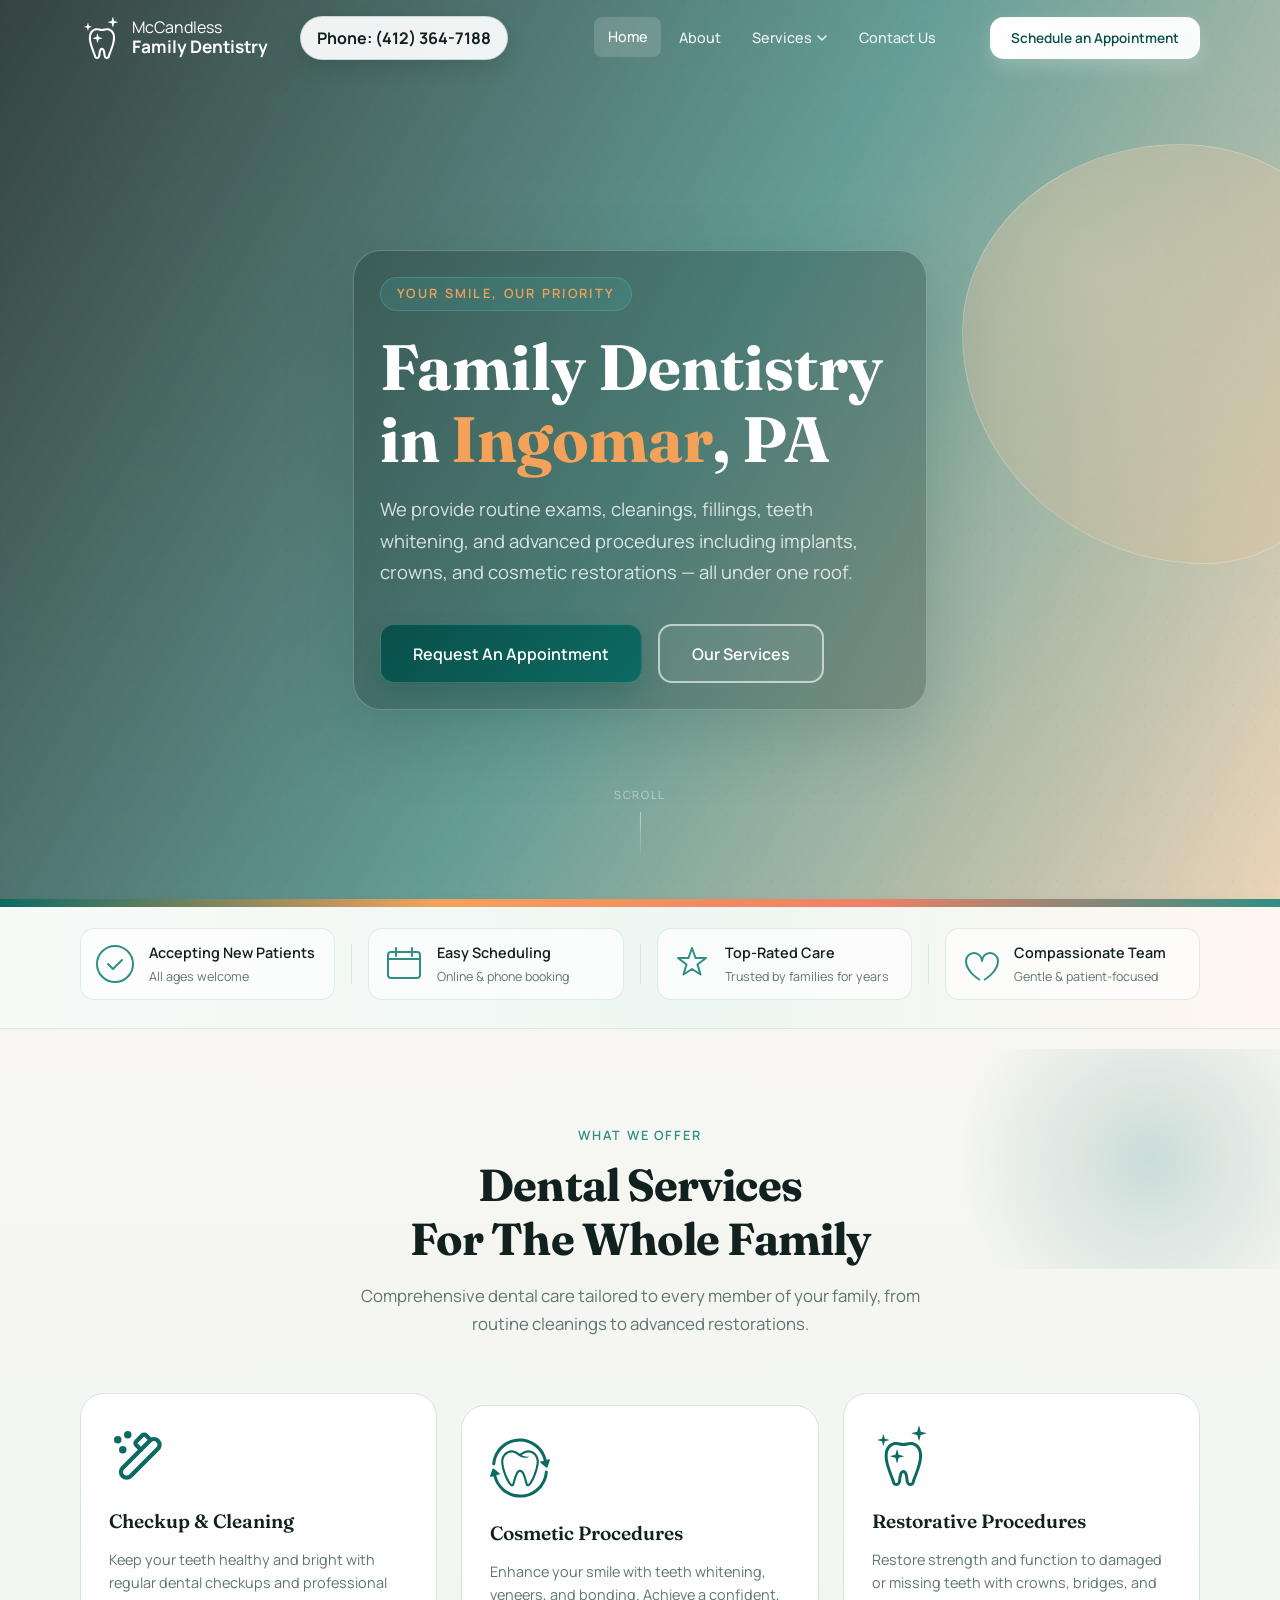
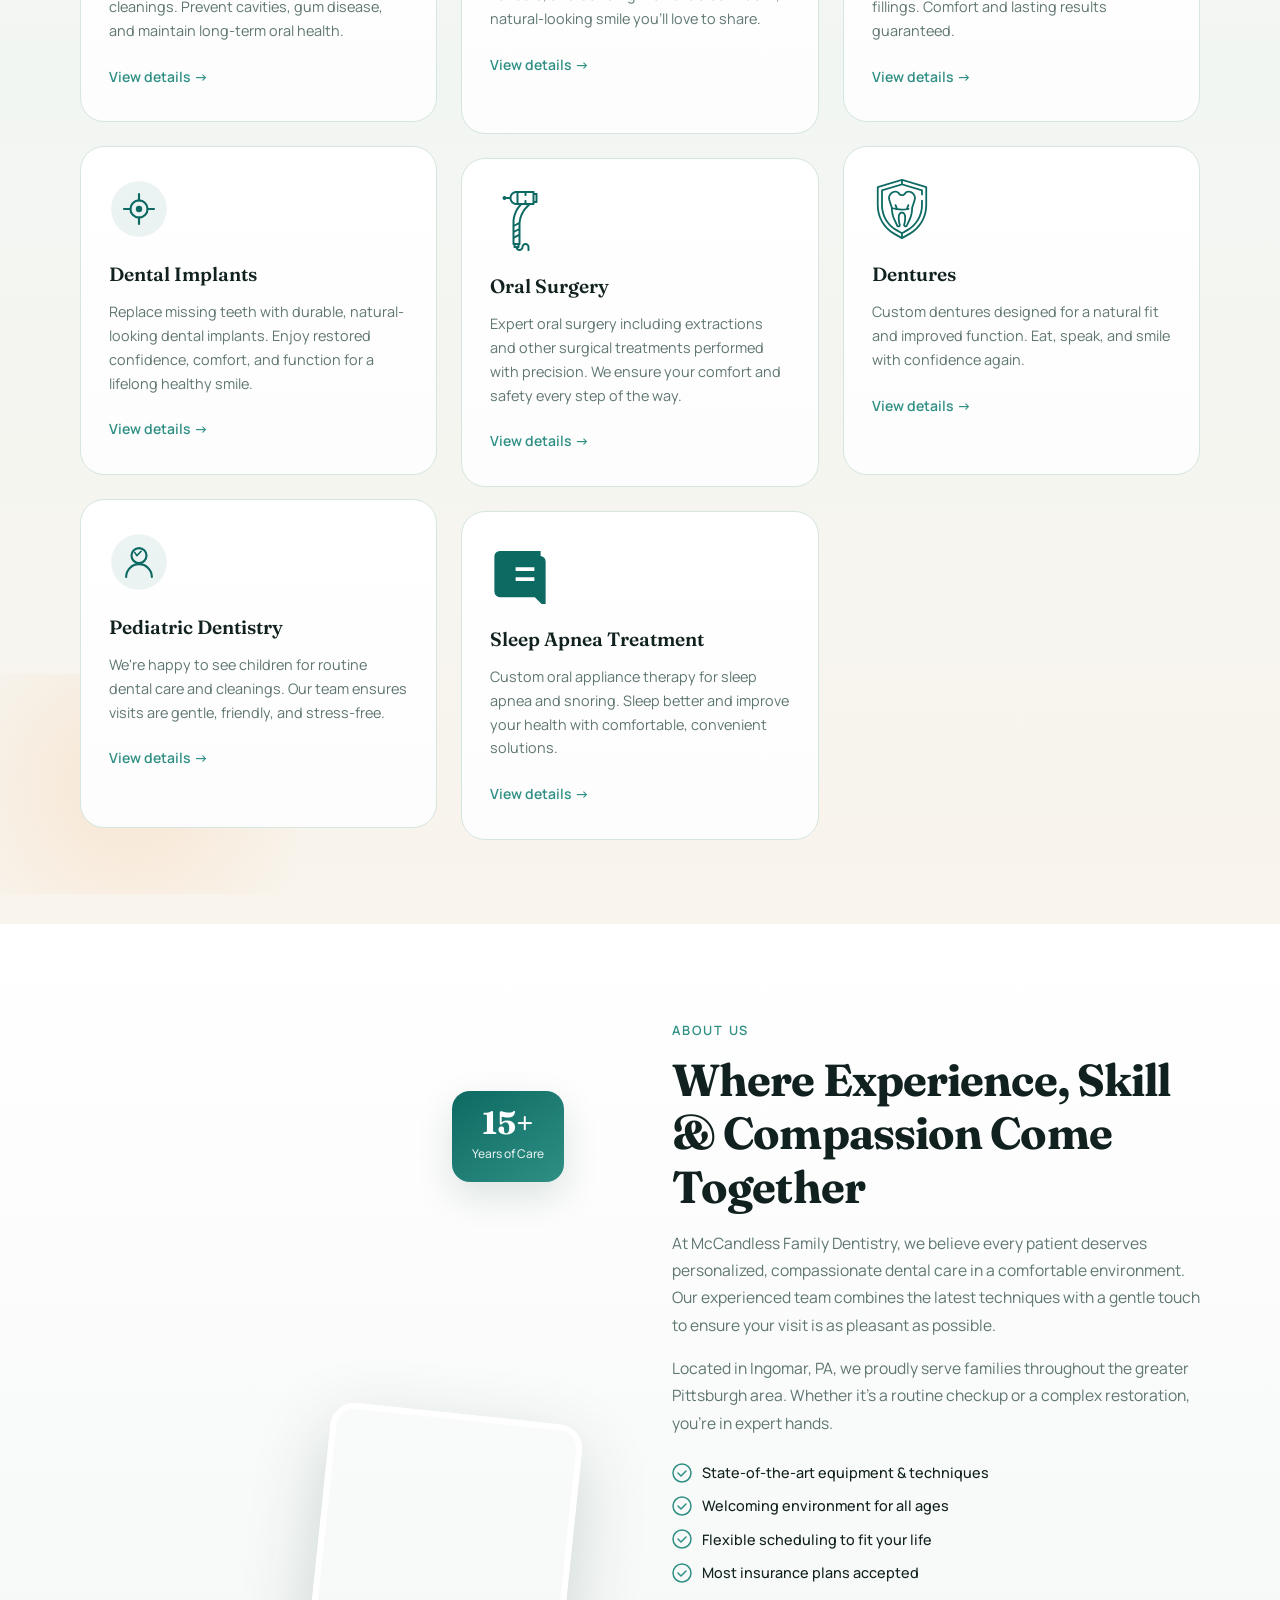
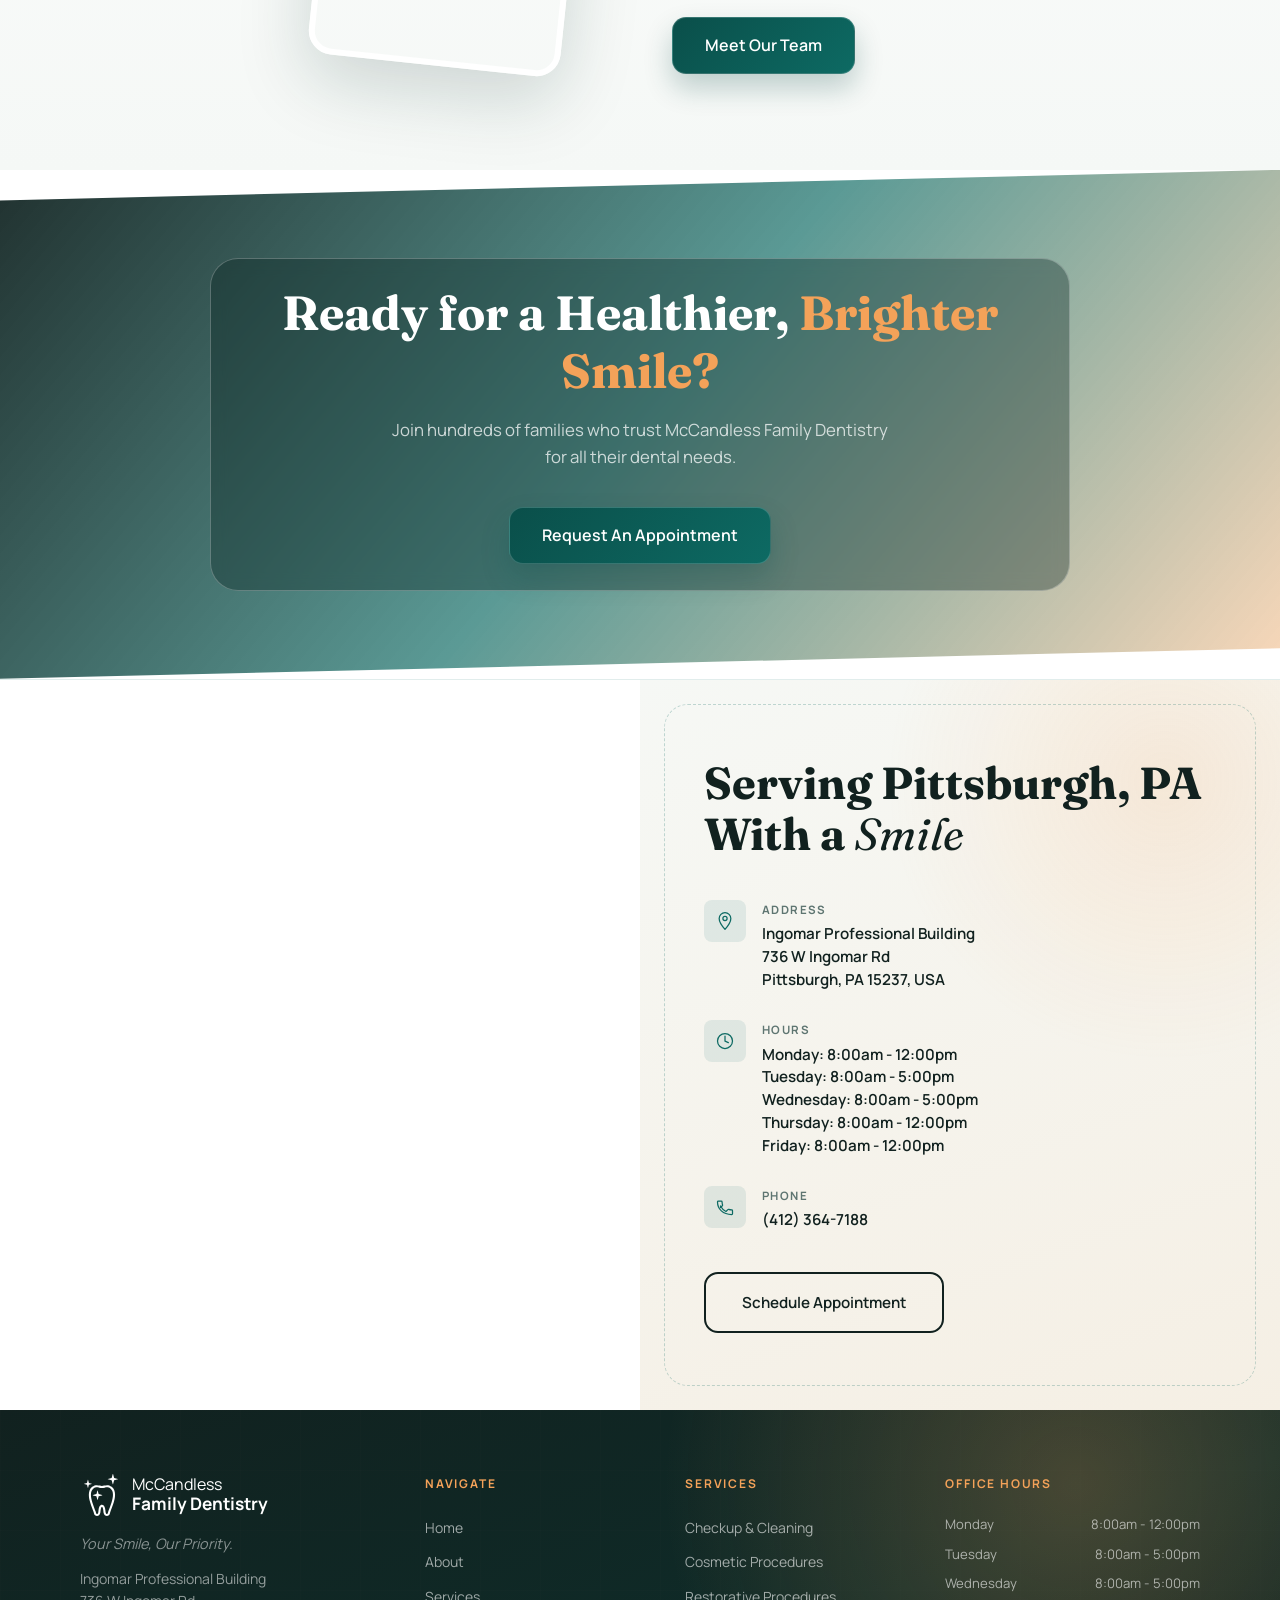
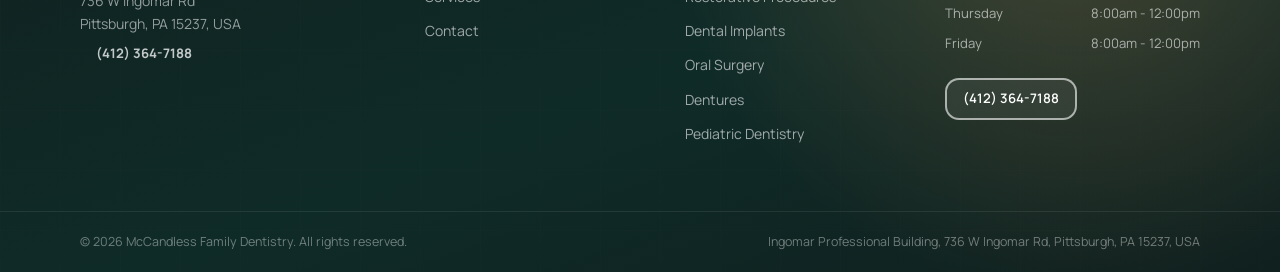
<file: index.html>
<!DOCTYPE html>
<html lang="en">
<head>
  <meta charset="UTF-8" />
  <meta name="viewport" content="width=device-width, initial-scale=1.0" />
  <title>McCandless Family Dentistry | Family Dentistry in Ingomar, PA</title>
  <meta name="description" content="McCandless Family Dentistry offers family dentistry in Ingomar, PA. Routine exams, cosmetic, restorative, implants, oral surgery and more." />
  <link rel="preconnect" href="https://fonts.googleapis.com" />
  <link rel="preconnect" href="https://fonts.gstatic.com" crossorigin />
  <link href="https://fonts.googleapis.com/css2?family=Fraunces:opsz,wght@9..144,400;9..144,600;9..144,700&family=Manrope:wght@400;500;600;700;800&display=swap" rel="stylesheet" />
  <link rel="stylesheet" href="styles.css" />
</head>
<body>

  <!-- ========== HEADER ========== -->
  <header class="header" id="header">
    <div class="container header__inner">
      <a href="#home" class="logo">
        <svg class="logo__icon" viewBox="0 0 512 512" xmlns="http://www.w3.org/2000/svg" aria-hidden="true">
          <g fill="currentColor">
            <path d="M386.504,156.575c-19.34-15.092-38.896-20.3-56.195-20.19c-13.232,0.017-25.064,2.706-35.536,5.081 c-10.48,2.436-19.632,4.481-27.221,4.448c-7.575,0.034-16.723-2.012-27.207-4.448c-10.472-2.376-22.304-5.064-35.532-5.081 c-17.303-0.11-36.86,5.09-56.199,20.198c-14.36,11.067-24.785,25.576-31.35,42.148c-6.591,16.588-9.483,35.188-9.491,55.193 c0.016,30.64,6.764,64.722,18.486,100.909c12.104,37.336,22.477,64.789,30.15,84.751c3.826,9.968,6.975,18.068,9.284,24.468 c2.312,6.358,3.75,11.11,4.228,13.756c1.886,10.23,6.612,18.93,13.354,24.966c6.718,6.037,15.329,9.241,23.94,9.225 c8.895,0.008,17.747-3.365,24.815-9.58c7.098-6.214,12.362-15.185,14.898-26.041c0.74-3.187,1.21-6.536,1.679-10.306 c0.802-6.561,1.513-14.323,2.528-22.304c1.484-11.93,3.86-24.409,7.398-32.45c1.712-4.034,3.669-6.781,5.132-8.049 c1.544-1.268,2.08-1.471,3.889-1.573c1.421,0.042,1.987,0.254,2.943,0.828c1.603,0.931,4.35,4.254,6.59,9.968 c3.45,8.464,5.682,21.095,7.111,32.983c0.736,5.952,1.311,11.752,1.886,16.96c0.604,5.25,1.15,9.782,2.109,13.942 c2.541,10.856,7.788,19.827,14.89,26.041c7.068,6.232,15.933,9.588,24.824,9.58c8.611,0.016,17.222-3.188,23.94-9.233 c6.747-6.028,11.46-14.728,13.355-24.958c0.481-2.647,1.918-7.398,4.227-13.756c6.954-19.294,21.298-53.274,39.433-109.219 c11.727-36.179,18.47-70.269,18.478-100.909c0-19.996-2.892-38.605-9.482-55.193C411.281,182.159,400.856,167.643,386.504,156.575z M384.598,346.97c-11.925,36.77-22.08,63.648-29.698,83.475c-3.813,9.925-6.984,18.076-9.465,24.941 c-2.474,6.899-4.292,12.437-5.298,17.722c-1.065,5.546-3.191,8.742-5.318,10.661c-2.156,1.919-4.456,2.698-6.916,2.732 c-2.541-0.018-5.302-0.905-8.003-3.247c-2.672-2.359-5.351-6.291-6.878-12.716c-0.342-1.437-0.786-4.194-1.197-7.567 c-0.727-5.952-1.458-13.908-2.54-22.43c-1.687-12.852-3.996-26.972-9.271-39.332c-2.693-6.172-6.181-12.091-11.528-16.927 c-5.259-4.844-12.886-8.184-20.935-8.083c-6.092-0.034-12.052,1.81-16.791,4.913c-8.357,5.53-13.012,13.604-16.394,21.873 c-4.98,12.513-7.165,26.674-8.754,39.374c-0.786,6.333-1.37,12.268-1.927,17.24c-0.546,4.938-1.12,9.03-1.59,10.941 c-1.522,6.426-4.207,10.348-6.879,12.699c-2.713,2.359-5.461,3.246-8.002,3.246c-2.468-0.016-4.76-0.811-6.916-2.714 c-2.126-1.919-4.253-5.115-5.318-10.652c-1.006-5.294-2.824-10.831-5.297-17.73c-7.407-20.495-21.26-53.206-39.163-108.416 c-11.174-34.42-17.256-66.194-17.236-93.046c-0.012-17.544,2.566-32.94,7.682-45.767c5.136-12.842,12.657-23.192,23.242-31.392 c15.481-11.837,27.948-14.762,40.605-14.872c9.664-0.009,19.514,2.054,29.841,4.439c10.328,2.333,21.108,5.039,32.898,5.081 c11.796-0.042,22.575-2.748,32.902-5.081c10.336-2.384,20.186-4.448,29.854-4.439c12.644,0.11,25.107,3.044,40.6,14.872 c10.586,8.2,18.106,18.541,23.243,31.392c5.115,12.826,7.685,28.222,7.685,45.767C401.855,280.785,395.771,312.567,384.598,346.97z"/>
            <path d="M461.165,59.632l-43.593-11.55c-1.141-0.254-2.072-1.167-2.317-2.317L403.757,2.173 C403.452,0.905,402.328,0,401.018,0c-1.311,0-2.436,0.905-2.74,2.173l-11.49,43.592c-0.262,1.15-1.184,2.063-2.325,2.317 l-43.593,11.55c-1.276,0.254-2.181,1.386-2.181,2.697c0,1.311,0.905,2.443,2.181,2.688l43.593,11.558 c1.141,0.237,2.062,1.167,2.325,2.317l11.49,43.585c0.304,1.276,1.429,2.181,2.74,2.181c1.31,0,2.434-0.905,2.739-2.181 l11.498-43.585c0.245-1.15,1.176-2.08,2.317-2.317l43.593-11.558c1.277-0.245,2.182-1.378,2.182-2.688 C463.346,61.018,462.442,59.886,461.165,59.632z"/>
            <path d="M268.72,255.75l-39.809-10.551c-1.044-0.228-1.89-1.066-2.114-2.114l-10.501-39.805 c-0.279-1.158-1.306-1.987-2.502-1.987c-1.197,0-2.224,0.829-2.503,1.987l-10.492,39.805c-0.236,1.048-1.078,1.886-2.122,2.114 l-39.81,10.551c-1.166,0.229-1.99,1.268-1.99,2.461c0,1.201,0.824,2.232,1.99,2.46l39.81,10.551 c1.044,0.22,1.886,1.066,2.122,2.114l10.492,39.805c0.279,1.167,1.306,1.987,2.503,1.987c1.196,0,2.223-0.82,2.502-1.987 l10.501-39.805c0.224-1.048,1.07-1.894,2.114-2.114l39.809-10.551c1.167-0.228,1.991-1.26,1.991-2.46 C270.711,257.018,269.887,255.979,268.72,255.75z"/>
            <path d="M109.731,130.72l33.756-8.945c0.989-0.195,1.686-1.065,1.686-2.088c0-1.006-0.698-1.894-1.686-2.088 l-33.756-8.945c-0.883-0.195-1.602-0.905-1.792-1.792l-8.903-33.752c-0.236-0.981-1.107-1.682-2.122-1.682 c-1.014,0-1.886,0.701-2.122,1.682l-8.895,33.752c-0.203,0.888-0.917,1.598-1.801,1.792l-33.756,8.945 c-0.99,0.194-1.686,1.082-1.686,2.088c0,1.024,0.697,1.894,1.686,2.088l33.756,8.945c0.884,0.186,1.598,0.905,1.801,1.792 l8.895,33.752c0.236,0.989,1.108,1.682,2.122,1.682c1.015,0,1.886-0.694,2.122-1.682l8.903-33.752 C108.129,131.625,108.848,130.906,109.731,130.72z"/>
          </g>
        </svg>
        <span class="logo__text">McCandless <strong>Family Dentistry</strong></span>
      </a>
      <!-- phone number with a baxckground that changes depending on where u are in the scroll(header vs the rest of the body)-->
      <a href="tel:+14123647188" class="header__phone" style="display: flex; align-items: center; justify-content: center; background-color: #f5f5f5; padding: 0.5rem 1rem; border-radius: 4rem; text-decoration: none; color: #333; font-weight: bold; transition: background-color 0.3s ease;">
        <span class="header__phone-text">Phone: (412) <wbr />364-7188</span>
      </a>
      <nav class="nav" id="nav" aria-label="Main navigation">
        <ul class="nav__list">
          <li><a href="#home" class="nav__link active">Home</a></li>
          <li><a href="#about" class="nav__link">About</a></li>
          <li class="nav__item--dropdown">
            <a href="#services" class="nav__link">Services
              <svg width="12" height="12" viewBox="0 0 12 12" fill="none" aria-hidden="true"><path d="M2 4l4 4 4-4" stroke="currentColor" stroke-width="1.5" stroke-linecap="round" stroke-linejoin="round"/></svg>
            </a>
            <ul class="nav__dropdown">
              <li><a href="./services/checkup-and-cleaning.html">Checkup &amp; Cleaning</a></li>
              <li><a href="./services/cosmetic-dentistry.html">Cosmetic Procedures</a></li>
              <li><a href="./services/restorative-dentistry.html">Restorative Procedures</a></li>
              <li><a href="./services/dental-implants.html">Dental Implants</a></li>
              <li><a href="./services/oral-surgery.html">Oral Surgery</a></li>
              <li><a href="./services/dentures.html">Dentures</a></li>
              <li><a href="./services/pediatric-dentistry.html">Pediatric Dentistry</a></li>
              <li><a href="./services/sleep-apnea.html">Sleep Apnea</a></li>
            </ul>
          </li>
          <li><a href="#contact" class="nav__link">Contact Us</a></li>
        </ul>
      </nav>

      <a href="https://appt.link/meet-with-mccandless-family-dentistry/example-meeting" target="_blank" rel="noopener noreferrer" class="btn btn--primary btn--sm header__cta">Schedule an Appointment</a>

      <button class="hamburger" id="hamburger" aria-label="Toggle menu" aria-expanded="false">
        <span></span><span></span><span></span>
      </button>
    </div>
  </header>

  <!-- ========== HERO ========== -->
  <section class="hero" id="home">
    <div class="hero__bg"></div>
    <div class="hero__overlay"></div>
    <div class="container hero__content">
      <p class="hero__eyebrow reveal" data-delay="0">Your Smile, Our Priority</p>
      <h1 class="hero__heading reveal" data-delay="100">
        Family Dentistry<br />in <span class="text-accent">Ingomar</span>, PA
      </h1>
      <p class="hero__subtext reveal" data-delay="200">
        We provide routine exams, cleanings, fillings, teeth whitening, and advanced
        procedures including implants, crowns, and cosmetic restorations — all under one roof.
      </p>
      <div class="hero__actions reveal" data-delay="300">
        <a href="https://appt.link/meet-with-mccandless-family-dentistry/example-meeting" target="_blank" rel="noopener noreferrer" class="btn btn--primary btn--lg">Request An Appointment</a>
        <a href="#services" class="btn btn--outline-light btn--lg">Our Services</a>
      </div>
    </div>
    <div class="hero__scroll">
      <span>Scroll</span>
      <div class="hero__scroll-line"></div>
    </div>
  </section>

  <!-- ========== TRUST BAR ========== -->
  <section class="trust-bar">
    <div class="container trust-bar__inner">
      <div class="trust-bar__item reveal">
        <svg class="trust-bar__icon" viewBox="0 0 40 40" fill="none" aria-hidden="true">
          <circle cx="20" cy="20" r="18" stroke="currentColor" stroke-width="2"/>
          <path d="M13 20l5 5 9-9" stroke="currentColor" stroke-width="2" stroke-linecap="round" stroke-linejoin="round"/>
        </svg>
        <div>
          <strong>Accepting New Patients</strong>
          <span>All ages welcome</span>
        </div>
      </div>
      <div class="trust-bar__divider"></div>
      <div class="trust-bar__item reveal" data-delay="100">
        <svg class="trust-bar__icon" viewBox="0 0 40 40" fill="none" aria-hidden="true">
          <rect x="4" y="8" width="32" height="26" rx="3" stroke="currentColor" stroke-width="2"/>
          <path d="M4 15h32" stroke="currentColor" stroke-width="2"/>
          <path d="M12 4v8M28 4v8" stroke="currentColor" stroke-width="2" stroke-linecap="round"/>
        </svg>
        <div>
          <strong>Easy Scheduling</strong>
          <span>Online &amp; phone booking</span>
        </div>
      </div>
      <div class="trust-bar__divider"></div>
      <div class="trust-bar__item reveal" data-delay="200">
        <svg class="trust-bar__icon" viewBox="0 0 40 40" fill="none" aria-hidden="true">
          <path d="M20 4l3.5 10H34l-8.5 6.5 3 10L20 25l-8.5 5.5 3-10L6 14h10.5z" stroke="currentColor" stroke-width="2" stroke-linejoin="round"/>
        </svg>
        <div>
          <strong>Top-Rated Care</strong>
          <span>Trusted by families for years</span>
        </div>
      </div>
      <div class="trust-bar__divider"></div>
      <div class="trust-bar__item reveal" data-delay="300">
        <svg class="trust-bar__icon" viewBox="0 0 40 40" fill="none" aria-hidden="true">
          <path d="M20 36S6 28 6 17a8 8 0 0116 0 8 8 0 0116 0c0 11-14 19-14 19" stroke="currentColor" stroke-width="2" stroke-linejoin="round"/>
        </svg>
        <div>
          <strong>Compassionate Team</strong>
          <span>Gentle &amp; patient-focused</span>
        </div>
      </div>
    </div>
  </section>

  <!-- ========== SERVICES ========== -->
  <section class="services" id="services">
    <div class="container">
      <div class="section-header reveal">
        <p class="section-eyebrow">What We Offer</p>
        <h2 class="section-title">Dental Services<br />For The Whole Family</h2>
        <p class="section-subtitle">Comprehensive dental care tailored to every member of your family, from routine cleanings to advanced restorations.</p>
      </div>

      <div class="services__grid">

        <div class="service-card reveal" data-delay="0">
          <div class="service-card__icon-wrap">
            <svg viewBox="0 0 24 24" fill="none" xmlns="http://www.w3.org/2000/svg" aria-hidden="true"><path d="M8.68379 20.0242L19.5603 9.14767C20.4538 8.25417 20.4538 6.80554 19.5603 5.91205C18.6668 5.01855 17.2182 5.01855 16.3247 5.91205L5.44817 16.7886C4.55468 17.6821 4.55468 19.1307 5.44817 20.0242C6.34166 20.9177 7.7903 20.9177 8.68379 20.0242Z" stroke="currentColor" stroke-width="1.7" stroke-linecap="round"></path> <path d="M16.6483 5.5885L14.7669 3.70711C14.3764 3.31658 13.7432 3.31658 13.3527 3.70711L10.8842 6.17564C10.4937 6.56616 10.4937 7.19933 10.8842 7.58985L12.7656 9.47124" stroke="currentColor" stroke-width="1.7" stroke-linecap="round"></path> <circle cx="3.5" cy="5.5" r="1.5" fill="currentColor"></circle> <circle cx="5.5" cy="9.5" r="1.5" fill="currentColor"></circle> <circle cx="7.5" cy="3.5" r="1.5" fill="currentColor"></circle> </svg>
          </div>
          <h3 class="service-card__title">Checkup &amp; Cleaning</h3>
          <p class="service-card__text">Keep your teeth healthy and bright with regular dental checkups and professional cleanings. Prevent cavities, gum disease, and maintain long-term oral health.</p>
          <a href="./services/checkup-and-cleaning.html" class="service-card__link">View details →</a>
        </div>

        <div class="service-card reveal" data-delay="80">
          <div class="service-card__icon-wrap">
            <svg fill="currentColor" version="1.1" xmlns="http://www.w3.org/2000/svg" viewBox="0 0 403.647 403.647" aria-hidden="true"><g> <g> <path d="M124.149,306.024c9.399,13.524,17.334,19.823,24.969,19.823c2.879,0,9.97-1.094,13.638-11.241 c3.023-8.362,5.729-17.91,8.592-28.019c6.969-24.6,16.515-58.291,29.998-58.291h0.957c5.804,0,11.184,5.359,16.446,16.385 c5.529,11.578,9.77,27.111,13.87,42.135c2.742,10.044,5.332,19.531,8.265,27.757c3.599,10.101,10.627,11.194,13.486,11.196 c7.606,0,15.537-6.395,24.954-20.122c7.482-10.905,15.357-25.708,22.777-42.808c16.646-38.359,26.584-77.285,26.584-104.125 c0-19.684-6.971-38.33-19.631-52.505c-13.352-14.946-31.728-23.178-51.744-23.178c-15.719,0-32.351,9.175-44.498,15.876 c-3.248,1.793-9.15,5.05-10.985,5.578c-1.851-0.534-7.712-3.777-10.94-5.564c-12.121-6.706-28.719-15.89-44.549-15.89 c-20.017,0-38.393,8.232-51.743,23.178c-12.661,14.175-19.634,32.822-19.634,52.505c0,27.63,9.888,66.849,26.451,104.91 C108.791,280.576,116.653,295.237,124.149,306.024z M146.338,97.6c9.202,0,21.379,4.246,32.571,11.358 c1.614,1.026,3.964,2.833,6.237,4.581c0.918,0.705,1.822,1.4,2.667,2.036c2.756,2.064,6.479,4.762,10.846,7.33 c2.31,1.365,4.414,2.576,6.778,3.579c9.515,4.04,19.603,6.087,29.981,6.087c10.612,0,15.996-1.187,18.013-1.667 c3.782-0.902,12.638-3.308,12.465-4.616c-0.153-1.155-9.903-0.581-13.196-0.866c-3.82-0.332-15.516-1.051-29.567-4.772 c-4.219-1.118-9.933-3.373-10.19-4.619c-0.195-0.941,3.885-3.556,6.989-5.46c10.873-6.671,25.408-12.97,37.378-12.97 c35.56,0,56.81,31.074,56.81,61.116c0,24.573-9.726,62.249-25.38,98.327c-6.959,16.034-14.567,30.37-21.427,40.365 c-6.63,9.663-10.519,13.98-12.212,13.458c-0.32-0.099-0.744-0.554-0.919-1.046c-2.734-7.67-4.826-17.008-7.51-26.84 c-4.271-15.641-8.686-31.812-14.777-44.574c-7.928-16.604-17.608-24.675-29.592-24.675h-0.957 c-11.576,0-21.045,8.008-28.948,24.481c-6.066,12.643-10.638,28.781-15.079,44.455c-2.786,9.836-4.879,19.043-7.72,26.902 c-0.203,0.561-0.771,1.307-1.126,1.421c-1.676,0.536-5.612-3.569-12.361-13.278c-6.862-9.875-14.441-24.045-21.342-39.899 c-15.569-35.777-25.241-73.748-25.241-99.097C89.528,128.673,110.778,97.6,146.338,97.6z"></path> <path d="M397.808,142.451c0,0-11.247,3.112-14.979,4.207c-1.688,0.495-1.813-0.472-1.813-0.472 c-8.279-36.051-26.914-68.029-54.498-93.572C292.13,20.772,247.367,3.236,200.473,3.236c-46.972,0-91.79,17.587-126.199,49.521 C40.052,84.518,19.179,127.55,15.5,173.929c-0.437,5.506,3.672,10.323,9.178,10.76c0.269,0.021,0.537,0.032,0.802,0.032 c5.164,0,9.542-3.973,9.958-9.209c6.774-85.388,79.267-152.275,165.036-152.275c77.828,0,144.605,54.257,161.324,128.329 c0,0,0.354,0.88-0.401,1.112c-5.027,1.548-20.255,5.688-20.255,5.688c-4.48,1.258-5.213,4.715-1.628,7.681l38.234,31.643 c3.586,2.966,7.76,1.794,9.275-2.605l16.172-46.92C404.712,143.764,402.288,141.194,397.808,142.451z"></path> <path d="M379.694,218.959c-5.513-0.44-10.322,3.672-10.76,9.178c-6.774,85.389-79.267,152.274-165.035,152.274 c-77.855,0-144.633-54.208-161.321-128.317c0,0-0.23-1.024,0.54-1.246c5.72-1.647,19.389-5.444,19.389-5.444 c4.481-1.258,5.213-4.715,1.628-7.683L25.9,206.08c-3.585-2.967-7.758-1.795-9.275,2.604l-16.173,46.92 c-1.517,4.397,0.909,6.969,5.388,5.711c0,0,10.842-3.06,16.504-4.634c0.689-0.192,0.99,1.078,0.99,1.078 c8.269,36.082,26.917,67.713,54.521,93.274c34.388,31.841,79.15,49.377,126.043,49.377c46.972,0,91.79-17.586,126.198-49.52 c34.223-31.761,55.095-74.793,58.773-121.173C389.309,224.213,385.199,219.396,379.694,218.959z"></path> </g> </g></svg>
          </div>
          <h3 class="service-card__title">Cosmetic Procedures</h3>
          <p class="service-card__text">Enhance your smile with teeth whitening, veneers, and bonding. Achieve a confident, natural-looking smile you'll love to share.</p>
          <a href="./services/cosmetic-dentistry.html" class="service-card__link">View details →</a>
        </div>

        <div class="service-card reveal" data-delay="160">
          <div class="service-card__icon-wrap">
            <svg version="1.1" xmlns="http://www.w3.org/2000/svg" viewBox="0 0 512 512" aria-hidden="true" style="fill: currentColor;"><g> <path d="M386.504,156.575c-19.34-15.092-38.896-20.3-56.195-20.19c-13.232,0.017-25.064,2.706-35.536,5.081 c-10.48,2.436-19.632,4.481-27.221,4.448c-7.575,0.034-16.723-2.012-27.207-4.448c-10.472-2.376-22.304-5.064-35.532-5.081 c-17.303-0.11-36.86,5.09-56.199,20.198c-14.36,11.067-24.785,25.576-31.35,42.148c-6.591,16.588-9.483,35.188-9.491,55.193 c0.016,30.64,6.764,64.722,18.486,100.909c12.104,37.336,22.477,64.789,30.15,84.751c3.826,9.968,6.975,18.068,9.284,24.468 c2.312,6.358,3.75,11.11,4.228,13.756c1.886,10.23,6.612,18.93,13.354,24.966c6.718,6.037,15.329,9.241,23.94,9.225 c8.895,0.008,17.747-3.365,24.815-9.58c7.098-6.214,12.362-15.185,14.898-26.041c0.74-3.187,1.21-6.536,1.679-10.306 c0.802-6.561,1.513-14.323,2.528-22.304c1.484-11.93,3.86-24.409,7.398-32.45c1.712-4.034,3.669-6.781,5.132-8.049 c1.544-1.268,2.08-1.471,3.889-1.573c1.421,0.042,1.987,0.254,2.943,0.828c1.603,0.931,4.35,4.254,6.59,9.968 c3.45,8.464,5.682,21.095,7.111,32.983c0.736,5.952,1.311,11.752,1.886,16.96c0.604,5.25,1.15,9.782,2.109,13.942 c2.541,10.856,7.788,19.827,14.89,26.041c7.068,6.232,15.933,9.588,24.824,9.58c8.611,0.016,17.222-3.188,23.94-9.233 c6.747-6.028,11.46-14.728,13.355-24.958c0.481-2.647,1.918-7.398,4.227-13.756c6.954-19.294,21.298-53.274,39.433-109.219 c11.727-36.179,18.47-70.269,18.478-100.909c0-19.996-2.892-38.605-9.482-55.193C411.281,182.159,400.856,167.643,386.504,156.575z M384.598,346.97c-11.925,36.77-22.08,63.648-29.698,83.475c-3.813,9.925-6.984,18.076-9.465,24.941 c-2.474,6.899-4.292,12.437-5.298,17.722c-1.065,5.546-3.191,8.742-5.318,10.661c-2.156,1.919-4.456,2.698-6.916,2.732 c-2.541-0.018-5.302-0.905-8.003-3.247c-2.672-2.359-5.351-6.291-6.878-12.716c-0.342-1.437-0.786-4.194-1.197-7.567 c-0.727-5.952-1.458-13.908-2.54-22.43c-1.687-12.852-3.996-26.972-9.271-39.332c-2.693-6.172-6.181-12.091-11.528-16.927 c-5.259-4.844-12.886-8.184-20.935-8.083c-6.092-0.034-12.052,1.81-16.791,4.913c-8.357,5.53-13.012,13.604-16.394,21.873 c-4.98,12.513-7.165,26.674-8.754,39.374c-0.786,6.333-1.37,12.268-1.927,17.24c-0.546,4.938-1.12,9.03-1.59,10.941 c-1.522,6.426-4.207,10.348-6.879,12.699c-2.713,2.359-5.461,3.246-8.002,3.246c-2.468-0.016-4.76-0.811-6.916-2.714 c-2.126-1.919-4.253-5.115-5.318-10.652c-1.006-5.294-2.824-10.831-5.297-17.73c-7.407-20.495-21.26-53.206-39.163-108.416 c-11.174-34.42-17.256-66.194-17.236-93.046c-0.012-17.544,2.566-32.94,7.682-45.767c5.136-12.842,12.657-23.192,23.242-31.392 c15.481-11.837,27.948-14.762,40.605-14.872c9.664-0.009,19.514,2.054,29.841,4.439c10.328,2.333,21.108,5.039,32.898,5.081 c11.796-0.042,22.575-2.748,32.902-5.081c10.336-2.384,20.186-4.448,29.854-4.439c12.644,0.11,25.107,3.044,40.6,14.872 c10.586,8.2,18.106,18.541,23.243,31.392c5.115,12.826,7.685,28.222,7.685,45.767C401.855,280.785,395.771,312.567,384.598,346.97z "></path> <path d="M461.165,59.632l-43.593-11.55c-1.141-0.254-2.072-1.167-2.317-2.317L403.757,2.173 C403.452,0.905,402.328,0,401.018,0c-1.311,0-2.436,0.905-2.74,2.173l-11.49,43.592c-0.262,1.15-1.184,2.063-2.325,2.317 l-43.593,11.55c-1.276,0.254-2.181,1.386-2.181,2.697c0,1.311,0.905,2.443,2.181,2.688l43.593,11.558 c1.141,0.237,2.062,1.167,2.325,2.317l11.49,43.585c0.304,1.276,1.429,2.181,2.74,2.181c1.31,0,2.434-0.905,2.739-2.181 l11.498-43.585c0.245-1.15,1.176-2.08,2.317-2.317l43.593-11.558c1.277-0.245,2.182-1.378,2.182-2.688 C463.346,61.018,462.442,59.886,461.165,59.632z"></path> <path d="M268.72,255.75l-39.809-10.551c-1.044-0.228-1.89-1.066-2.114-2.114l-10.501-39.805 c-0.279-1.158-1.306-1.987-2.502-1.987c-1.197,0-2.224,0.829-2.503,1.987l-10.492,39.805c-0.236,1.048-1.078,1.886-2.122,2.114 l-39.81,10.551c-1.166,0.229-1.99,1.268-1.99,2.461c0,1.201,0.824,2.232,1.99,2.46l39.81,10.551 c1.044,0.22,1.886,1.066,2.122,2.114l10.492,39.805c0.279,1.167,1.306,1.987,2.503,1.987c1.196,0,2.223-0.82,2.502-1.987 l10.501-39.805c0.224-1.048,1.07-1.894,2.114-2.114l39.809-10.551c1.167-0.228,1.991-1.26,1.991-2.46 C270.711,257.018,269.887,255.979,268.72,255.75z"></path> <path d="M109.731,130.72l33.756-8.945c0.989-0.195,1.686-1.065,1.686-2.088c0-1.006-0.698-1.894-1.686-2.088 l-33.756-8.945c-0.883-0.195-1.602-0.905-1.792-1.792l-8.903-33.752c-0.236-0.981-1.107-1.682-2.122-1.682 c-1.014,0-1.886,0.701-2.122,1.682l-8.895,33.752c-0.203,0.888-0.917,1.598-1.801,1.792l-33.756,8.945 c-0.99,0.194-1.686,1.082-1.686,2.088c0,1.024,0.697,1.894,1.686,2.088l33.756,8.945c0.884,0.186,1.598,0.905,1.801,1.792 l8.895,33.752c0.236,0.989,1.108,1.682,2.122,1.682c1.015,0,1.886-0.694,2.122-1.682l8.903-33.752 C108.129,131.625,108.848,130.906,109.731,130.72z"></path> </g></svg>
          </div>
          <h3 class="service-card__title">Restorative Procedures</h3>
          <p class="service-card__text">Restore strength and function to damaged or missing teeth with crowns, bridges, and fillings. Comfort and lasting results guaranteed.</p>
          <a href="./services/restorative-dentistry.html" class="service-card__link">View details →</a>
        </div>

        <div class="service-card reveal" data-delay="240">
          <div class="service-card__icon-wrap">
            <svg viewBox="0 0 56 56" fill="none" xmlns="http://www.w3.org/2000/svg" aria-hidden="true">
              <circle cx="28" cy="28" r="26" fill="currentColor" opacity="0.08"/>
              <path d="M28 14v6M28 36v6M14 28h6M36 28h6" stroke="currentColor" stroke-width="2" stroke-linecap="round"/>
              <circle cx="28" cy="28" r="8" stroke="currentColor" stroke-width="2"/>
              <circle cx="28" cy="28" r="3" fill="currentColor"/>
            </svg>
          </div>
          <h3 class="service-card__title">Dental Implants</h3>
          <p class="service-card__text">Replace missing teeth with durable, natural-looking dental implants. Enjoy restored confidence, comfort, and function for a lifelong healthy smile.</p>
          <a href="./services/dental-implants.html" class="service-card__link">View details →</a>
        </div>

        <div class="service-card reveal" data-delay="0">
          <div class="service-card__icon-wrap">
            <svg fill="currentColor" version="1.1" xmlns="http://www.w3.org/2000/svg" viewBox="0 0 60 60" aria-hidden="true"><path d="M46.5,2h-2V1c0-0.552-0.447-1-1-1h-17c-3.519,0-6.432,2.613-6.92,6h-3.358c-0.347-0.595-0.985-1-1.722-1 c-1.103,0-2,0.897-2,2s0.897,2,2,2c0.737,0,1.375-0.405,1.722-1h3.358c0.488,3.387,3.401,6,6.92,6h2.646 C24.905,18.811,22.5,25.113,22.5,31.605V53c0,0.552,0.447,1,1,1v2c0,0.552,0.447,1,1,1h1.142c0.447,1.72,1.999,3,3.858,3 c2.206,0,4-1.794,4-4c0-1.103,0.897-2,2-2s2,0.897,2,2v3c0,0.552,0.447,1,1,1s1-0.448,1-1v-3c0-2.206-1.794-4-4-4s-4,1.794-4,4 c0,1.103-0.897,2-2,2c-0.737,0-1.375-0.405-1.722-1H28.5c0.553,0,1-0.448,1-1v-2c0.553,0,1-0.448,1-1V33.87 c0-6.586,2.564-12.777,7.222-17.434L40.156,14H43.5c0.553,0,1-0.448,1-1v-1h2c0.553,0,1-0.448,1-1V3C47.5,2.448,47.053,2,46.5,2z M21.5,7c0-2.757,2.243-5,5-5v10C23.743,12,21.5,9.757,21.5,7z M28.5,52h-4v-4.426l4-2.337V52z M28.5,42.921l-4,2.337v-3.639l4-2 V42.921z M28.5,33.87v3.512l-4,2v-3.764l4.006-2.003C28.505,33.7,28.5,33.784,28.5,33.87z M27.5,55h-2v-1h2V55z M36.308,15.021 c-4.429,4.429-7.106,10.142-7.686,16.299L24.5,33.382v-1.777c0-6.619,2.693-13.028,7.394-17.605h5.435L36.308,15.021z M42.5,12 h-2.758H36.5v-2c0-0.552-0.447-1-1-1s-1,0.448-1,1v2h-3h-3V2h6v2c0,0.552,0.447,1,1,1s1-0.448,1-1V2h6v1v8V12z M45.5,10h-1V4h1V10z"></path></svg>
          </div>
          <h3 class="service-card__title">Oral Surgery</h3>
          <p class="service-card__text">Expert oral surgery including extractions and other surgical treatments performed with precision. We ensure your comfort and safety every step of the way.</p>
          <a href="./services/oral-surgery.html" class="service-card__link">View details →</a>
        </div>

        <div class="service-card reveal" data-delay="80">
          <div class="service-card__icon-wrap">
            <svg fill="currentColor" version="1.1" xmlns="http://www.w3.org/2000/svg" viewBox="0 0 432.836 432.836" aria-hidden="true"><path d="M393.277,52.929L218.486,0.301c-0.016-0.005-0.031-0.009-0.047-0.014l-0.036-0.011c-0.014-0.004-0.03-0.006-0.044-0.01 c-0.252-0.074-0.512-0.13-0.776-0.173c-0.067-0.011-0.133-0.022-0.199-0.031c-0.277-0.036-0.557-0.062-0.843-0.062 c-0.002,0-0.005,0-0.007,0c-0.001,0-0.003,0-0.004,0c-0.287,0-0.567,0.025-0.844,0.061c-0.067,0.009-0.133,0.02-0.199,0.03 c-0.263,0.043-0.522,0.098-0.774,0.171c-0.015,0.004-0.03,0.006-0.045,0.01l-0.038,0.011c-0.017,0.005-0.034,0.01-0.051,0.015 L39.693,52.586c-2.75,0.822-4.635,3.351-4.638,6.221l-0.122,129.724c-0.083,87.902,47.372,169.431,123.846,212.772l54.148,30.688 c0.011,0.006,0.022,0.01,0.033,0.016c0.228,0.128,0.464,0.242,0.707,0.342c0.035,0.014,0.07,0.025,0.105,0.039 c0.203,0.079,0.411,0.148,0.623,0.207c0.066,0.018,0.132,0.035,0.199,0.051c0.189,0.046,0.381,0.083,0.576,0.112 c0.065,0.01,0.13,0.022,0.195,0.03c0.25,0.03,0.503,0.049,0.761,0.049c0.002,0,0.004,0,0.006,0c0.258,0,0.512-0.019,0.762-0.048 c0.067-0.008,0.132-0.021,0.199-0.03c0.193-0.029,0.384-0.065,0.571-0.111c0.067-0.016,0.133-0.033,0.199-0.051 c0.211-0.058,0.417-0.126,0.618-0.204c0.036-0.014,0.072-0.025,0.108-0.04c0.243-0.099,0.478-0.212,0.704-0.339 c0.011-0.006,0.022-0.01,0.033-0.016l54.207-30.586c76.556-43.197,124.164-124.637,124.247-212.538l0.122-129.713 C397.906,56.289,396.025,53.757,393.277,52.929z M47.933,188.543L48.05,63.656l161.97-48.426l-0.017,18.53L70.419,75.493 c-2.75,0.822-4.635,3.351-4.638,6.221L65.681,188.56c-0.072,76.838,41.41,148.106,108.26,185.992l35.721,20.245l-0.019,20.39 l-44.454-25.194C92.784,348.958,47.854,271.768,47.933,188.543z M384.781,188.86c-0.079,83.224-45.154,160.331-117.636,201.229 l-44.502,25.11l0.019-20.39l35.761-20.178c66.92-37.761,108.537-108.95,108.609-185.787l0.031-33.03 c0.003-3.59-2.904-6.503-6.494-6.506c-0.002,0-0.004,0-0.006,0c-3.587,0-6.497,2.906-6.5,6.494l-0.031,33.03 c-0.068,72.16-39.151,139.016-101.998,174.478l-35.862,20.235l-35.821-20.302c-62.78-35.58-101.738-102.509-101.67-174.669 l0.096-102.01l137.714-41.174L354.128,86.83l-0.024,25.647c-0.004,3.59,2.904,6.503,6.494,6.506c0.002,0,0.004,0,0.006,0 c3.587,0,6.496-2.906,6.5-6.494l0.029-30.483c0.003-2.871-1.878-5.403-4.626-6.23L223.003,33.773l0.017-18.53l161.877,48.74 L384.781,188.86z M263.14,83.972c-0.063,0-0.127,0-0.19,0l-0.662,0.002c-11.939,0.041-22.942,6.292-29.432,16.72 c-3.557,5.715-9.688,9.125-16.406,9.125c-0.006,0-0.013,0-0.019,0c-6.726-0.006-12.859-3.429-16.407-9.156 c-6.47-10.441-17.461-16.712-29.394-16.776l-0.662-0.004c-0.098,0-0.191,0-0.289,0c-28.598,0-52.445,23.163-53.22,51.766 c-0.158,5.893,0.64,11.707,2.387,17.328l17.87,56.036c0.049,22.333,4.775,56.07,15.189,78.605l23.083,49.947 c2.359,6.717,8.548,11.247,15.529,11.317c0.059,0.001,0.116,0.001,0.174,0.001c4.388,0,8.516-1.695,11.639-4.784 c3.165-3.13,4.91-7.305,4.914-11.756c0.001-0.602-0.083-1.202-0.247-1.781c-4.477-15.784-13.513-60.16-1.729-75.736 c2.624-3.468,6.122-5.083,11.009-5.083c0.007,0,0.015,0,0.021,0c4.759,0.004,8.175,1.589,10.75,4.988 c11.729,15.48,2.828,59.822-1.592,75.601c-0.159,0.569-0.24,1.158-0.241,1.749c-0.008,8.563,6.797,16.097,15.17,16.794 c0.471,0.039,0.938,0.059,1.404,0.059c6.991,0,13.224-4.362,15.582-11.016l23.287-50.214c10.433-22.495,15.211-56.2,15.299-78.539 l17.991-56.048c1.742-5.572,2.551-11.385,2.403-17.278C315.633,107.199,291.778,83.972,263.14,83.972z M301.556,149.188 l-18.286,56.969c-0.207,0.647-0.313,1.37-0.311,2.05c0.053,20.902-4.335,52.983-14.093,74.025l-23.431,50.524 c-0.109,0.235-0.204,0.476-0.284,0.721c-0.514,1.576-2.028,2.574-3.688,2.441c-1.446-0.121-2.868-1.608-3.184-3.188 c2.765-10.202,16.072-63.479-0.865-85.845c-5.019-6.627-12.316-10.135-21.104-10.143c-0.011,0-0.021,0-0.031,0 c-8.92,0-16.313,3.543-21.383,10.246c-17.009,22.494-3.517,75.804-0.716,86.012c-0.133,0.7-0.474,1.343-0.992,1.855 c-0.68,0.672-1.6,1.017-2.539,1.027c-1.505-0.016-2.916-1.14-3.433-2.734c-0.079-0.247-0.174-0.489-0.283-0.725l-23.228-50.26 c-8.419-18.218-12.799-44.67-13.776-65.024c12.652,3.886,37.273,10.044,66.39,10.072c0.063,0,0.125,0,0.189,0 c15.837,0,32.321-1.859,48.993-5.527c3.506-0.771,5.723-4.239,4.952-7.745c-0.771-3.505-4.231-5.725-7.745-4.952 c-0.489,0.107-0.976,0.198-1.464,0.303l7.173-18.151c1.319-3.338-0.317-7.114-3.656-8.434c-3.338-1.32-7.113,0.317-8.434,3.656 L246.2,211.996c-10.088,1.465-20.025,2.217-29.69,2.217c-0.059,0-0.119,0-0.178,0c-10.921-0.01-21.236-0.964-30.442-2.334 l-10.057-25.592c-1.314-3.341-5.084-4.985-8.428-3.672c-3.341,1.313-4.984,5.086-3.672,8.427l7.104,18.077 c-10.552-2.299-18.447-4.791-22.403-6.146l-17.189-53.899c-1.309-4.21-1.91-8.609-1.79-13.073 c0.584-21.615,18.606-39.117,40.213-39.117c0.073,0,0.146,0,0.219,0.001l0.667,0.004c7.436,0.04,14.321,4.011,18.419,10.623 c5.933,9.575,16.192,15.298,27.446,15.309c0.011,0,0.02,0,0.03,0c11.24,0,21.498-5.702,27.443-15.257 c4.11-6.604,11.003-10.563,18.498-10.589l0.598-0.002c0.049,0,0.095,0,0.144,0c21.649,0,39.681,17.553,40.225,39.192 C303.469,140.628,302.858,145.026,301.556,149.188z"></path></svg>
          </div>
          <h3 class="service-card__title">Dentures</h3>
          <p class="service-card__text">Custom dentures designed for a natural fit and improved function. Eat, speak, and smile with confidence again.</p>
          <a href="./services/dentures.html" class="service-card__link">View details →</a>
        </div>

        <div class="service-card reveal" data-delay="160">
          <div class="service-card__icon-wrap">
            <svg viewBox="0 0 56 56" fill="none" xmlns="http://www.w3.org/2000/svg" aria-hidden="true">
              <circle cx="28" cy="28" r="26" fill="currentColor" opacity="0.08"/>
              <circle cx="28" cy="22" r="7" stroke="currentColor" stroke-width="2"/>
              <path d="M16 42c0-6.6 5.4-12 12-12s12 5.4 12 12" stroke="currentColor" stroke-width="2" stroke-linecap="round"/>
              <path d="M24 19l2 3 4-4" stroke="currentColor" stroke-width="1.5" stroke-linecap="round" stroke-linejoin="round"/>
            </svg>
          </div>
          <h3 class="service-card__title">Pediatric Dentistry</h3>
          <p class="service-card__text">We're happy to see children for routine dental care and cleanings. Our team ensures visits are gentle, friendly, and stress-free.</p>
          <a href="./services/pediatric-dentistry.html" class="service-card__link">View details →</a>
        </div>

        <div class="service-card reveal" data-delay="0">
          <div class="service-card__icon-wrap">
            <svg viewBox="0 0 24 24" fill="none" xmlns="http://www.w3.org/2000/svg" aria-hidden="true"><path d="M20 3H4c-1.1 0-2 .9-2 2v14c0 1.1.9 2 2 2h14l4 4v-18c0-1.1-.9-2-2-2zm-2 12h-8v-2h8v2zm0-4h-8V9h8v2z" stroke="currentColor" stroke-width="0.5" fill="currentColor"/></svg>
          </div>
          <h3 class="service-card__title">Sleep Apnea Treatment</h3>
          <p class="service-card__text">Custom oral appliance therapy for sleep apnea and snoring. Sleep better and improve your health with comfortable, convenient solutions.</p>
          <a href="./services/sleep-apnea.html" class="service-card__link">View details →</a>
        </div>

      </div>
    </div>
  </section>

  <!-- ========== ABOUT ========== -->
  <section class="about" id="about">
    <div class="container about__inner">
      <div class="about__visual reveal">
        <div class="about__photo-block">
          <div class="about__photo about__photo--main"></div>
          <div class="about__photo about__photo--accent"></div>
          <div class="about__stat-badge">
            <strong>15+</strong>
            <span>Years of Care</span>
          </div>
        </div>
      </div>
      <div class="about__content reveal" data-delay="150">
        <p class="section-eyebrow">About Us</p>
        <h2 class="section-title">Where Experience, Skill &amp; Compassion Come Together</h2>
        <p class="about__text">At McCandless Family Dentistry, we believe every patient deserves personalized, compassionate dental care in a comfortable environment. Our experienced team combines the latest techniques with a gentle touch to ensure your visit is as pleasant as possible.</p>
        <p class="about__text">Located in Ingomar, PA, we proudly serve families throughout the greater Pittsburgh area. Whether it's a routine checkup or a complex restoration, you're in expert hands.</p>
        <ul class="about__list">
          <li>
            <svg viewBox="0 0 20 20" fill="none" aria-hidden="true"><circle cx="10" cy="10" r="9" stroke="currentColor" stroke-width="1.5"/><path d="M6 10l3 3 5-5" stroke="currentColor" stroke-width="1.5" stroke-linecap="round" stroke-linejoin="round"/></svg>
            State-of-the-art equipment &amp; techniques
          </li>
          <li>
            <svg viewBox="0 0 20 20" fill="none" aria-hidden="true"><circle cx="10" cy="10" r="9" stroke="currentColor" stroke-width="1.5"/><path d="M6 10l3 3 5-5" stroke="currentColor" stroke-width="1.5" stroke-linecap="round" stroke-linejoin="round"/></svg>
            Welcoming environment for all ages
          </li>
          <li>
            <svg viewBox="0 0 20 20" fill="none" aria-hidden="true"><circle cx="10" cy="10" r="9" stroke="currentColor" stroke-width="1.5"/><path d="M6 10l3 3 5-5" stroke="currentColor" stroke-width="1.5" stroke-linecap="round" stroke-linejoin="round"/></svg>
            Flexible scheduling to fit your life
          </li>
          <li>
            <svg viewBox="0 0 20 20" fill="none" aria-hidden="true"><circle cx="10" cy="10" r="9" stroke="currentColor" stroke-width="1.5"/><path d="M6 10l3 3 5-5" stroke="currentColor" stroke-width="1.5" stroke-linecap="round" stroke-linejoin="round"/></svg>
            Most insurance plans accepted
          </li>
        </ul>
        <a href="./team.html" class="btn btn--primary btn--lg">Meet Our Team</a>
      </div>
    </div>
  </section>

  <!-- ========== CTA BANNER ========== -->
  <section class="cta-banner">
    <div class="cta-banner__bg"></div>
    <div class="cta-banner__overlay"></div>
    <div class="container cta-banner__inner reveal">
      <h2 class="cta-banner__title">Ready for a Healthier, <span class="text-accent">Brighter Smile?</span></h2>
      <p class="cta-banner__sub">Join hundreds of families who trust McCandless Family Dentistry for all their dental needs.</p>
      <a href="https://appt.link/meet-with-mccandless-family-dentistry/example-meeting" target="_blank" rel="noopener noreferrer" class="btn btn--primary btn--lg">Request An Appointment</a>
    </div>
  </section>

  <!-- ========== CONTACT ========== -->
  <section class="contact" id="contact">
    <div class="contact__split">

      <!-- Map -->
      <div class="contact__map">
        <iframe
          title="McCandless Family Dentistry location"
          src="https://www.google.com/maps/embed?pb=!1m18!1m12!1m3!1d3039.4!2d-80.2868!3d40.6033!2m3!1f0!2f0!3f0!3m2!1i1024!2i768!4f13.1!3m3!1m2!1s0x8834a8f8f8f8f8f9%3A0x1234567890abcdef!2s736%20W%20Ingomar%20Rd%2C%20Pittsburgh%2C%20PA%2015237!5e0!3m2!1sen!2sus!4v1700000000000"
          width="100%" height="100%" style="border:0;" allowfullscreen="" loading="lazy"
          referrerpolicy="no-referrer-when-downgrade">
        </iframe>
      </div>

      <!-- Info panel -->
      <div class="contact__panel reveal">
        <h2 class="contact__panel-heading">
          Serving Pittsburgh,&nbsp;PA<br />
          With a <em>Smile</em>
        </h2>

        <ul class="contact__panel-details">
          <li>
            <div class="contact__panel-icon">
              <svg viewBox="0 0 24 24" fill="none" aria-hidden="true"><path d="M12 2C8.13 2 5 5.13 5 9c0 5.25 7 13 7 13s7-7.75 7-13c0-3.87-3.13-7-7-7zm0 9.5c-1.38 0-2.5-1.12-2.5-2.5s1.12-2.5 2.5-2.5 2.5 1.12 2.5 2.5-1.12 2.5-2.5 2.5z" stroke="currentColor" stroke-width="1.5" stroke-linejoin="round"/></svg>
            </div>
            <div>
              <span class="contact__panel-label">Address</span>
              <strong>Ingomar Professional Building<br />736 W Ingomar Rd<br />Pittsburgh, PA 15237, USA</strong>
            </div>
          </li>
          <li>
            <div class="contact__panel-icon">
              <svg viewBox="0 0 24 24" fill="none" aria-hidden="true"><circle cx="12" cy="12" r="9" stroke="currentColor" stroke-width="1.5"/><path d="M12 6v6l4 2" stroke="currentColor" stroke-width="1.5" stroke-linecap="round"/></svg>
            </div>
            <div>
              <span class="contact__panel-label">Hours</span><strong>Monday: 8:00am - 12:00pm<br />Tuesday: 8:00am - 5:00pm<br />Wednesday: 8:00am - 5:00pm<br />Thursday: 8:00am - 12:00pm<br />Friday: 8:00am - 12:00pm</strong>
            </div>
          </li>
          <li>
            <div class="contact__panel-icon">
              <svg viewBox="0 0 24 24" fill="none" aria-hidden="true"><path d="M6.62 10.79a15.05 15.05 0 006.59 6.59l2.2-2.2a1 1 0 011.01-.24c1.12.37 2.33.57 3.58.57a1 1 0 011 1V20a1 1 0 01-1 1C9.61 21 3 14.39 3 6a1 1 0 011-1h3.5a1 1 0 011 1c0 1.25.2 2.45.57 3.57a1 1 0 01-.25 1.01l-2.2 2.21z" stroke="currentColor" stroke-width="1.5" stroke-linejoin="round"/></svg>
            </div>
            <div>
              <span class="contact__panel-label">Phone</span>
              <strong><a href="tel:+14123647188">(412) 364-7188</a></strong>
            </div>
          </li>
        </ul>

        <a href="https://appt.link/meet-with-mccandless-family-dentistry/example-meeting"
           target="_blank" rel="noopener noreferrer"
           class="contact__panel-btn">
          Schedule Appointment
        </a>
      </div>

    </div>
  </section>

  <!-- ========== FOOTER ========== -->
  <footer class="footer">
    <div class="container footer__inner">
      <div class="footer__col footer__col--brand">
        <a href="#home" class="logo logo--light">
          <svg class="logo__icon" viewBox="0 0 512 512" xmlns="http://www.w3.org/2000/svg" aria-hidden="true">
          <g fill="currentColor">
            <path d="M386.504,156.575c-19.34-15.092-38.896-20.3-56.195-20.19c-13.232,0.017-25.064,2.706-35.536,5.081 c-10.48,2.436-19.632,4.481-27.221,4.448c-7.575,0.034-16.723-2.012-27.207-4.448c-10.472-2.376-22.304-5.064-35.532-5.081 c-17.303-0.11-36.86,5.09-56.199,20.198c-14.36,11.067-24.785,25.576-31.35,42.148c-6.591,16.588-9.483,35.188-9.491,55.193 c0.016,30.64,6.764,64.722,18.486,100.909c12.104,37.336,22.477,64.789,30.15,84.751c3.826,9.968,6.975,18.068,9.284,24.468 c2.312,6.358,3.75,11.11,4.228,13.756c1.886,10.23,6.612,18.93,13.354,24.966c6.718,6.037,15.329,9.241,23.94,9.225 c8.895,0.008,17.747-3.365,24.815-9.58c7.098-6.214,12.362-15.185,14.898-26.041c0.74-3.187,1.21-6.536,1.679-10.306 c0.802-6.561,1.513-14.323,2.528-22.304c1.484-11.93,3.86-24.409,7.398-32.45c1.712-4.034,3.669-6.781,5.132-8.049 c1.544-1.268,2.08-1.471,3.889-1.573c1.421,0.042,1.987,0.254,2.943,0.828c1.603,0.931,4.35,4.254,6.59,9.968 c3.45,8.464,5.682,21.095,7.111,32.983c0.736,5.952,1.311,11.752,1.886,16.96c0.604,5.25,1.15,9.782,2.109,13.942 c2.541,10.856,7.788,19.827,14.89,26.041c7.068,6.232,15.933,9.588,24.824,9.58c8.611,0.016,17.222-3.188,23.94-9.233 c6.747-6.028,11.46-14.728,13.355-24.958c0.481-2.647,1.918-7.398,4.227-13.756c6.954-19.294,21.298-53.274,39.433-109.219 c11.727-36.179,18.47-70.269,18.478-100.909c0-19.996-2.892-38.605-9.482-55.193C411.281,182.159,400.856,167.643,386.504,156.575z M384.598,346.97c-11.925,36.77-22.08,63.648-29.698,83.475c-3.813,9.925-6.984,18.076-9.465,24.941 c-2.474,6.899-4.292,12.437-5.298,17.722c-1.065,5.546-3.191,8.742-5.318,10.661c-2.156,1.919-4.456,2.698-6.916,2.732 c-2.541-0.018-5.302-0.905-8.003-3.247c-2.672-2.359-5.351-6.291-6.878-12.716c-0.342-1.437-0.786-4.194-1.197-7.567 c-0.727-5.952-1.458-13.908-2.54-22.43c-1.687-12.852-3.996-26.972-9.271-39.332c-2.693-6.172-6.181-12.091-11.528-16.927 c-5.259-4.844-12.886-8.184-20.935-8.083c-6.092-0.034-12.052,1.81-16.791,4.913c-8.357,5.53-13.012,13.604-16.394,21.873 c-4.98,12.513-7.165,26.674-8.754,39.374c-0.786,6.333-1.37,12.268-1.927,17.24c-0.546,4.938-1.12,9.03-1.59,10.941 c-1.522,6.426-4.207,10.348-6.879,12.699c-2.713,2.359-5.461,3.246-8.002,3.246c-2.468-0.016-4.76-0.811-6.916-2.714 c-2.126-1.919-4.253-5.115-5.318-10.652c-1.006-5.294-2.824-10.831-5.297-17.73c-7.407-20.495-21.26-53.206-39.163-108.416 c-11.174-34.42-17.256-66.194-17.236-93.046c-0.012-17.544,2.566-32.94,7.682-45.767c5.136-12.842,12.657-23.192,23.242-31.392 c15.481-11.837,27.948-14.762,40.605-14.872c9.664-0.009,19.514,2.054,29.841,4.439c10.328,2.333,21.108,5.039,32.898,5.081 c11.796-0.042,22.575-2.748,32.902-5.081c10.336-2.384,20.186-4.448,29.854-4.439c12.644,0.11,25.107,3.044,40.6,14.872 c10.586,8.2,18.106,18.541,23.243,31.392c5.115,12.826,7.685,28.222,7.685,45.767C401.855,280.785,395.771,312.567,384.598,346.97z"/>
            <path d="M461.165,59.632l-43.593-11.55c-1.141-0.254-2.072-1.167-2.317-2.317L403.757,2.173 C403.452,0.905,402.328,0,401.018,0c-1.311,0-2.436,0.905-2.74,2.173l-11.49,43.592c-0.262,1.15-1.184,2.063-2.325,2.317 l-43.593,11.55c-1.276,0.254-2.181,1.386-2.181,2.697c0,1.311,0.905,2.443,2.181,2.688l43.593,11.558 c1.141,0.237,2.062,1.167,2.325,2.317l11.49,43.585c0.304,1.276,1.429,2.181,2.74,2.181c1.31,0,2.434-0.905,2.739-2.181 l11.498-43.585c0.245-1.15,1.176-2.08,2.317-2.317l43.593-11.558c1.277-0.245,2.182-1.378,2.182-2.688 C463.346,61.018,462.442,59.886,461.165,59.632z"/>
            <path d="M268.72,255.75l-39.809-10.551c-1.044-0.228-1.89-1.066-2.114-2.114l-10.501-39.805 c-0.279-1.158-1.306-1.987-2.502-1.987c-1.197,0-2.224,0.829-2.503,1.987l-10.492,39.805c-0.236,1.048-1.078,1.886-2.122,2.114 l-39.81,10.551c-1.166,0.229-1.99,1.268-1.99,2.461c0,1.201,0.824,2.232,1.99,2.46l39.81,10.551 c1.044,0.22,1.886,1.066,2.122,2.114l10.492,39.805c0.279,1.167,1.306,1.987,2.503,1.987c1.196,0,2.223-0.82,2.502-1.987 l10.501-39.805c0.224-1.048,1.07-1.894,2.114-2.114l39.809-10.551c1.167-0.228,1.991-1.26,1.991-2.46 C270.711,257.018,269.887,255.979,268.72,255.75z"/>
            <path d="M109.731,130.72l33.756-8.945c0.989-0.195,1.686-1.065,1.686-2.088c0-1.006-0.698-1.894-1.686-2.088 l-33.756-8.945c-0.883-0.195-1.602-0.905-1.792-1.792l-8.903-33.752c-0.236-0.981-1.107-1.682-2.122-1.682 c-1.014,0-1.886,0.701-2.122,1.682l-8.895,33.752c-0.203,0.888-0.917,1.598-1.801,1.792l-33.756,8.945 c-0.99,0.194-1.686,1.082-1.686,2.088c0,1.024,0.697,1.894,1.686,2.088l33.756,8.945c0.884,0.186,1.598,0.905,1.801,1.792 l8.895,33.752c0.236,0.989,1.108,1.682,2.122,1.682c1.015,0,1.886-0.694,2.122-1.682l8.903-33.752 C108.129,131.625,108.848,130.906,109.731,130.72z"/>
          </g>
        </svg>
          <span class="logo__text">McCandless <strong>Family Dentistry</strong></span>
        </a>
        <p class="footer__tagline">Your Smile, Our Priority.</p>
        <p class="footer__address">Ingomar Professional Building<br />736 W Ingomar Rd<br />Pittsburgh, PA 15237, USA</p>
        <p class="footer__phone"><strong><a href="tel:+14123647188">(412) 364-7188</a></strong></p>
      </div>

      <div class="footer__col">
        <h4 class="footer__col-title">Navigate</h4>
        <ul class="footer__links">
          <li><a href="#home">Home</a></li>
          <li><a href="#about">About</a></li>
          <li><a href="#services">Services</a></li>
          <li><a href="#contact">Contact</a></li>
        </ul>
      </div>

      <div class="footer__col">
        <h4 class="footer__col-title">Services</h4>
        <ul class="footer__links">
          <li><a href="./services/checkup-and-cleaning.html">Checkup &amp; Cleaning</a></li>
          <li><a href="./services/cosmetic-dentistry.html">Cosmetic Procedures</a></li>
          <li><a href="./services/restorative-dentistry.html">Restorative Procedures</a></li>
          <li><a href="./services/dental-implants.html">Dental Implants</a></li>
          <li><a href="./services/oral-surgery.html">Oral Surgery</a></li>
          <li><a href="./services/dentures.html">Dentures</a></li>
          <li><a href="./services/pediatric-dentistry.html">Pediatric Dentistry</a></li>
        </ul>
      </div>

      <div class="footer__col">
        <h4 class="footer__col-title">Office Hours</h4>
        <ul class="footer__hours">
          <li><span>Monday</span><span>8:00am - 12:00pm</span></li>
          <li><span>Tuesday</span><span>8:00am - 5:00pm</span></li>
          <li><span>Wednesday</span><span>8:00am - 5:00pm</span></li>
          <li><span>Thursday</span><span>8:00am - 12:00pm</span></li>
          <li><span>Friday</span><span>8:00am - 12:00pm</span></li>
        </ul>
        <a href="tel:+14123647188" class="btn btn--outline-light btn--sm footer__phone">(412) 364-7188</a>
      </div>
    </div>

    <div class="footer__bottom">
      <div class="container footer__bottom-inner">
        <p>&copy; <span id="year"></span> McCandless Family Dentistry. All rights reserved.</p>
        <p>Ingomar Professional Building, 736 W Ingomar Rd, Pittsburgh, PA 15237, USA</p>
      </div>
    </div>
  </footer>

  <script src="script.js"></script>
</body>
</html>
</file>
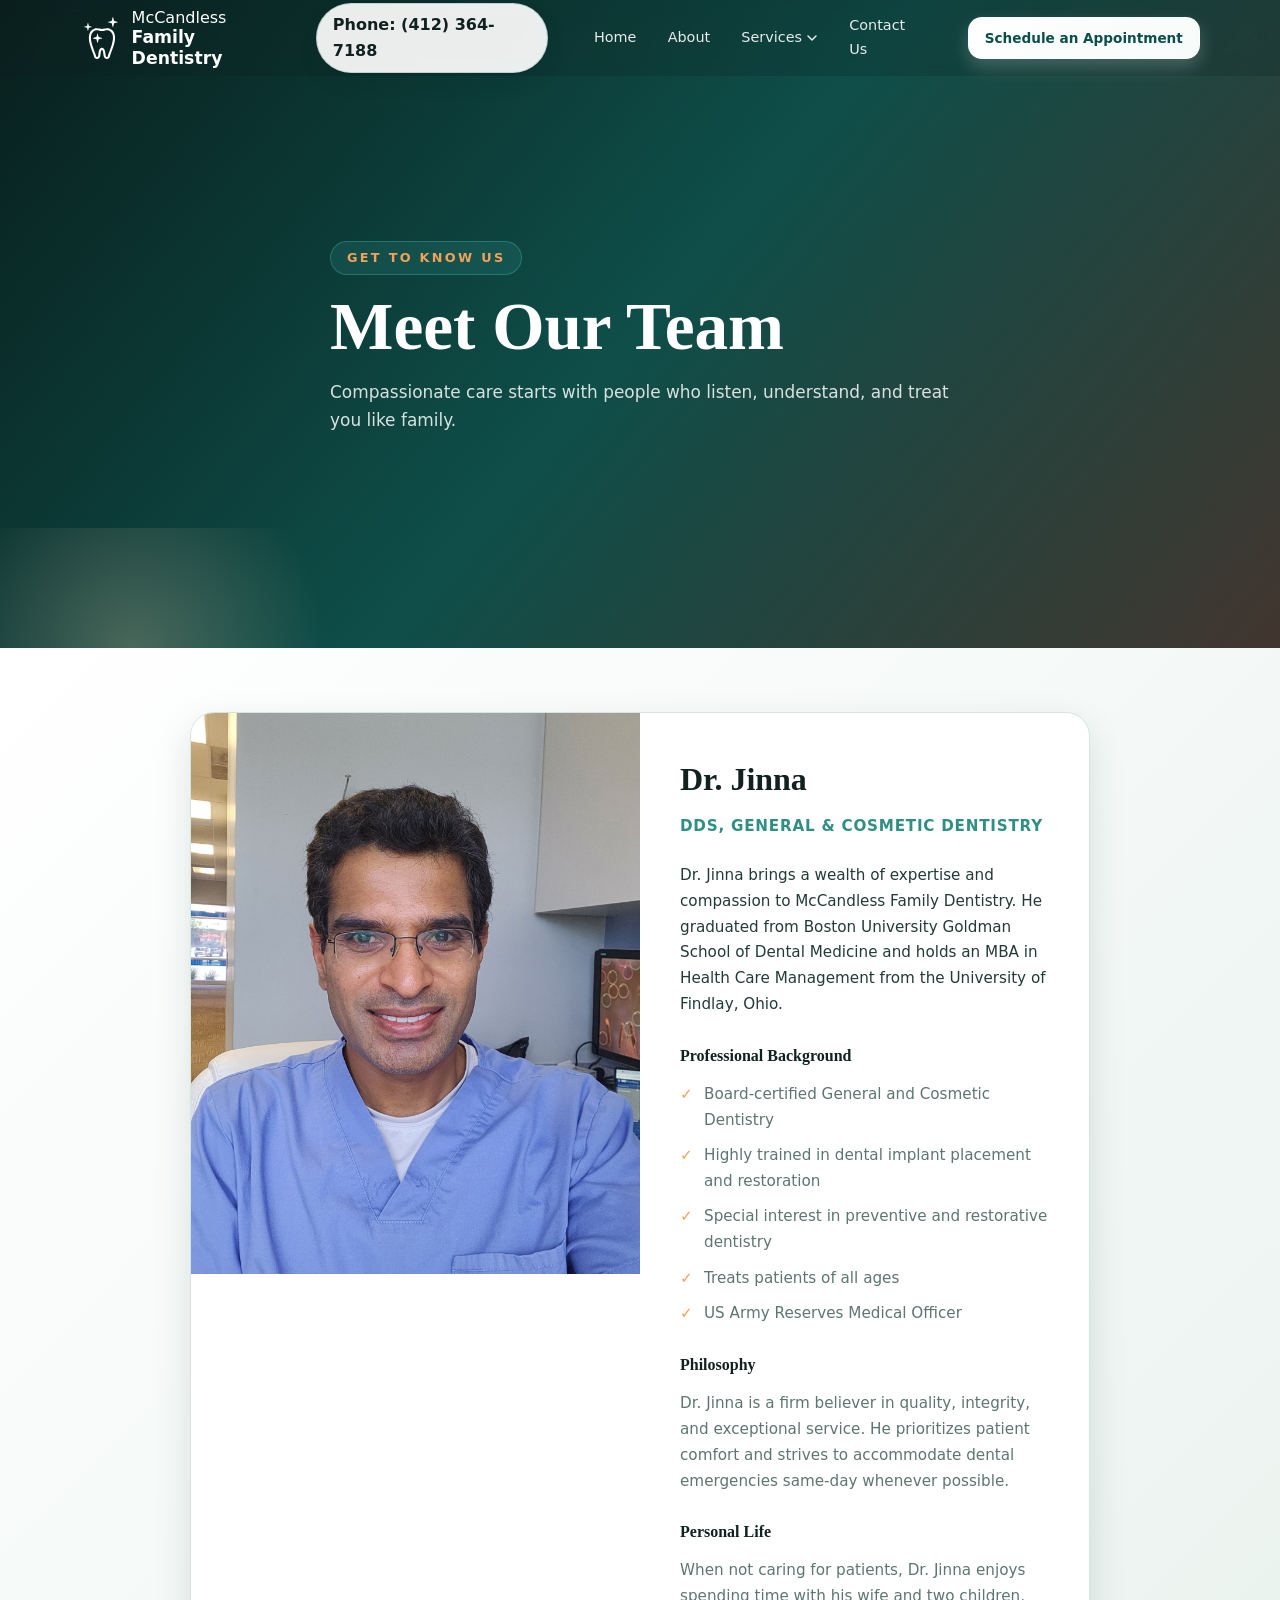
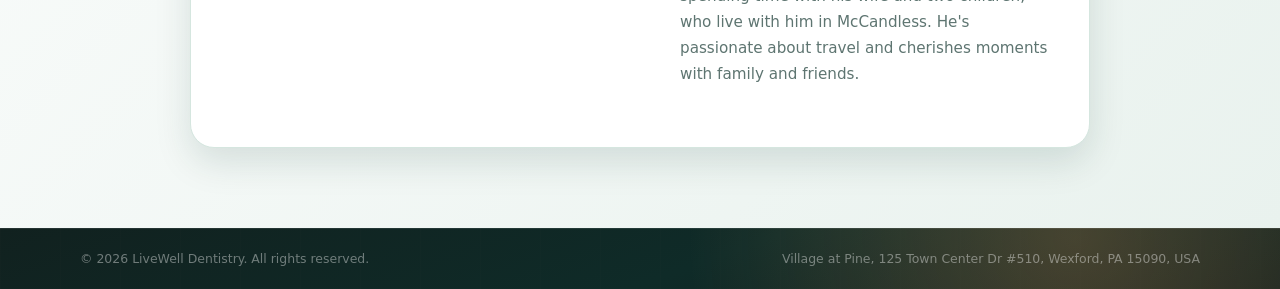
<file: team.html>
<!DOCTYPE html>
<html lang="en">
<head>
  <meta charset="UTF-8" />
  <meta name="viewport" content="width=device-width, initial-scale=1.0" />
  <title>Our Team | LiveWell Dentistry</title>
  <meta name="description" content="Meet the LiveWell Dentistry team in Wexford, PA." />
  <link rel="preconnect" href="https://fonts.googleapis.com" />
  <link rel="preconnect" href="https://fonts.gstatic.com" crossorigin />
  <link href="https://fonts.googleapis.com/css2?family=Playfair+Display:wght@400;600;700&family=Inter:wght@300;400;500;600&display=swap" rel="stylesheet" />
  <link rel="stylesheet" href="styles.css" />
</head>
<body class="service-page">
  <header class="header" id="header">
    <div class="container header__inner">
      <a href="/index.html" class="logo">
        <svg class="logo__icon" viewBox="0 0 512 512" xmlns="http://www.w3.org/2000/svg" aria-hidden="true">
          <g fill="currentColor">
            <path d="M386.504,156.575c-19.34-15.092-38.896-20.3-56.195-20.19c-13.232,0.017-25.064,2.706-35.536,5.081 c-10.48,2.436-19.632,4.481-27.221,4.448c-7.575,0.034-16.723-2.012-27.207-4.448c-10.472-2.376-22.304-5.064-35.532-5.081 c-17.303-0.11-36.86,5.09-56.199,20.198c-14.36,11.067-24.785,25.576-31.35,42.148c-6.591,16.588-9.483,35.188-9.491,55.193 c0.016,30.64,6.764,64.722,18.486,100.909c12.104,37.336,22.477,64.789,30.15,84.751c3.826,9.968,6.975,18.068,9.284,24.468 c2.312,6.358,3.75,11.11,4.228,13.756c1.886,10.23,6.612,18.93,13.354,24.966c6.718,6.037,15.329,9.241,23.94,9.225 c8.895,0.008,17.747-3.365,24.815-9.58c7.098-6.214,12.362-15.185,14.898-26.041c0.74-3.187,1.21-6.536,1.679-10.306 c0.802-6.561,1.513-14.323,2.528-22.304c1.484-11.93,3.86-24.409,7.398-32.45c1.712-4.034,3.669-6.781,5.132-8.049 c1.544-1.268,2.08-1.471,3.889-1.573c1.421,0.042,1.987,0.254,2.943,0.828c1.603,0.931,4.35,4.254,6.59,9.968 c3.45,8.464,5.682,21.095,7.111,32.983c0.736,5.952,1.311,11.752,1.886,16.96c0.604,5.25,1.15,9.782,2.109,13.942 c2.541,10.856,7.788,19.827,14.89,26.041c7.068,6.232,15.933,9.588,24.824,9.58c8.611,0.016,17.222-3.188,23.94-9.233 c6.747-6.028,11.46-14.728,13.355-24.958c0.481-2.647,1.918-7.398,4.227-13.756c6.954-19.294,21.298-53.274,39.433-109.219 c11.727-36.179,18.47-70.269,18.478-100.909c0-19.996-2.892-38.605-9.482-55.193C411.281,182.159,400.856,167.643,386.504,156.575z M384.598,346.97c-11.925,36.77-22.08,63.648-29.698,83.475c-3.813,9.925-6.984,18.076-9.465,24.941 c-2.474,6.899-4.292,12.437-5.298,17.722c-1.065,5.546-3.191,8.742-5.318,10.661c-2.156,1.919-4.456,2.698-6.916,2.732 c-2.541-0.018-5.302-0.905-8.003-3.247c-2.672-2.359-5.351-6.291-6.878-12.716c-0.342-1.437-0.786-4.194-1.197-7.567 c-0.727-5.952-1.458-13.908-2.54-22.43c-1.687-12.852-3.996-26.972-9.271-39.332c-2.693-6.172-6.181-12.091-11.528-16.927 c-5.259-4.844-12.886-8.184-20.935-8.083c-6.092-0.034-12.052,1.81-16.791,4.913c-8.357,5.53-13.012,13.604-16.394,21.873 c-4.98,12.513-7.165,26.674-8.754,39.374c-0.786,6.333-1.37,12.268-1.927,17.24c-0.546,4.938-1.12,9.03-1.59,10.941 c-1.522,6.426-4.207,10.348-6.879,12.699c-2.713,2.359-5.461,3.246-8.002,3.246c-2.468-0.016-4.76-0.811-6.916-2.714 c-2.126-1.919-4.253-5.115-5.318-10.652c-1.006-5.294-2.824-10.831-5.297-17.73c-7.407-20.495-21.26-53.206-39.163-108.416 c-11.174-34.42-17.256-66.194-17.236-93.046c-0.012-17.544,2.566-32.94,7.682-45.767c5.136-12.842,12.657-23.192,23.242-31.392 c15.481-11.837,27.948-14.762,40.605-14.872c9.664-0.009,19.514,2.054,29.841,4.439c10.328,2.333,21.108,5.039,32.898,5.081 c11.796-0.042,22.575-2.748,32.902-5.081c10.336-2.384,20.186-4.448,29.854-4.439c12.644,0.11,25.107,3.044,40.6,14.872 c10.586,8.2,18.106,18.541,23.243,31.392c5.115,12.826,7.685,28.222,7.685,45.767C401.855,280.785,395.771,312.567,384.598,346.97z"/>
            <path d="M461.165,59.632l-43.593-11.55c-1.141-0.254-2.072-1.167-2.317-2.317L403.757,2.173 C403.452,0.905,402.328,0,401.018,0c-1.311,0-2.436,0.905-2.74,2.173l-11.49,43.592c-0.262,1.15-1.184,2.063-2.325,2.317 l-43.593,11.55c-1.276,0.254-2.181,1.386-2.181,2.697c0,1.311,0.905,2.443,2.181,2.688l43.593,11.558 c1.141,0.237,2.062,1.167,2.325,2.317l11.49,43.585c0.304,1.276,1.429,2.181,2.74,2.181c1.31,0,2.434-0.905,2.739-2.181 l11.498-43.585c0.245-1.15,1.176-2.08,2.317-2.317l43.593-11.558c1.277-0.245,2.182-1.378,2.182-2.688 C463.346,61.018,462.442,59.886,461.165,59.632z"/>
            <path d="M268.72,255.75l-39.809-10.551c-1.044-0.228-1.89-1.066-2.114-2.114l-10.501-39.805 c-0.279-1.158-1.306-1.987-2.502-1.987c-1.197,0-2.224,0.829-2.503,1.987l-10.492,39.805c-0.236,1.048-1.078,1.886-2.122,2.114 l-39.81,10.551c-1.166,0.229-1.99,1.268-1.99,2.461c0,1.201,0.824,2.232,1.99,2.46l39.81,10.551 c1.044,0.22,1.886,1.066,2.122,2.114l10.492,39.805c0.279,1.167,1.306,1.987,2.503,1.987c1.196,0,2.223-0.82,2.502-1.987 l10.501-39.805c0.224-1.048,1.07-1.894,2.114-2.114l39.809-10.551c1.167-0.228,1.991-1.26,1.991-2.46 C270.711,257.018,269.887,255.979,268.72,255.75z"/>
            <path d="M109.731,130.72l33.756-8.945c0.989-0.195,1.686-1.065,1.686-2.088c0-1.006-0.698-1.894-1.686-2.088 l-33.756-8.945c-0.883-0.195-1.602-0.905-1.792-1.792l-8.903-33.752c-0.236-0.981-1.107-1.682-2.122-1.682 c-1.014,0-1.886,0.701-2.122,1.682l-8.895,33.752c-0.203,0.888-0.917,1.598-1.801,1.792l-33.756,8.945 c-0.99,0.194-1.686,1.082-1.686,2.088c0,1.024,0.697,1.894,1.686,2.088l33.756,8.945c0.884,0.186,1.598,0.905,1.801,1.792 l8.895,33.752c0.236,0.989,1.108,1.682,2.122,1.682c1.015,0,1.886-0.694,2.122-1.682l8.903-33.752 C108.129,131.625,108.848,130.906,109.731,130.72z"/>
          </g>
        </svg>
        <span class="logo__text">McCandless <strong>Family Dentistry</strong></span>
      </a>
      <!-- phone number with a baxckground that changes depending on where u are in the scroll(header vs the rest of the body)-->
      <a href="tel:+14123647188" class="header__phone" style="display: flex; align-items: center; justify-content: center; background-color: #f5f5f5; padding: 0.5rem 1rem; border-radius: 4rem; text-decoration: none; color: #333; font-weight: bold; transition: background-color 0.3s ease;">
        <span class="header__phone-text">Phone: (412) <wbr />364-7188</span>
      </a>
      <nav class="nav" id="nav" aria-label="Main navigation">
        <ul class="nav__list">
          <li><a href="/index.html" class="nav__link active">Home</a></li>
          <li><a href="/index.html#about" class="nav__link">About</a></li>
          <li class="nav__item--dropdown">
            <a href="/index.html#services" class="nav__link">Services
              <svg width="12" height="12" viewBox="0 0 12 12" fill="none" aria-hidden="true"><path d="M2 4l4 4 4-4" stroke="currentColor" stroke-width="1.5" stroke-linecap="round" stroke-linejoin="round"/></svg>
            </a>
            <ul class="nav__dropdown">
              <li><a href="./services/checkup-and-cleaning.html">Checkup &amp; Cleaning</a></li>
              <li><a href="./services/cosmetic-dentistry.html">Cosmetic Procedures</a></li>
              <li><a href="./services/restorative-dentistry.html">Restorative Procedures</a></li>
              <li><a href="./services/dental-implants.html">Dental Implants</a></li>
              <li><a href="./services/oral-surgery.html">Oral Surgery</a></li>
              <li><a href="./services/dentures.html">Dentures</a></li>
              <li><a href="./services/pediatric-dentistry.html">Pediatric Dentistry</a></li>
              <li><a href="./services/sleep-apnea.html">Sleep Apnea</a></li>
            </ul>
          </li>
          <li><a href="/index.html#contact" class="nav__link">Contact Us</a></li>
        </ul>
      </nav>

      <a href="https://appt.link/meet-with-mccandless-family-dentistry/example-meeting" target="_blank" rel="noopener noreferrer" class="btn btn--primary btn--sm header__cta">Schedule an Appointment</a>

      <button class="hamburger" id="hamburger" aria-label="Toggle menu" aria-expanded="false">
        <span></span><span></span><span></span>
      </button>
    </div>
  </header>

  <main>
    <section class="service-hero" style="--service-hero-image: url('https://images.unsplash.com/photo-1588776814546-ec7e6f423f3d?auto=format&fit=crop&w=1400&q=80');">
      <div class="service-hero__overlay"></div>
      <div class="container service-hero__content">
        <p class="hero__eyebrow reveal">Get to know us</p>
        <h1 class="service-hero__title reveal" data-delay="100">Meet Our Team</h1>
        <p class="service-hero__text reveal" data-delay="200">Compassionate care starts with people who listen, understand, and treat you like family.</p>
      </div>
    </section>

    <section class="service-content team-section">
      <div class="container">
        <div class="team-grid">
          <article class="team-card reveal">
            <div class="team-card__image-wrapper">
              <img src="./doctorPic.jpeg" alt="Dr. Jinna, DDS" class="team-card__image" />
            </div>
            <div class="team-card__body">
              <h3 class="team-card__name">Dr. Jinna</h3>
              <p class="team-card__title">DDS, General & Cosmetic Dentistry</p>
              <div class="team-card__content">
                <p>Dr. Jinna brings a wealth of expertise and compassion to McCandless Family Dentistry. He graduated from Boston University Goldman School of Dental Medicine and holds an MBA in Health Care Management from the University of Findlay, Ohio.</p>
                
                <h4>Professional Background</h4>
                <ul>
                  <li>Board-certified General and Cosmetic Dentistry</li>
                  <li>Highly trained in dental implant placement and restoration</li>
                  <li>Special interest in preventive and restorative dentistry</li>
                  <li>Treats patients of all ages</li>
                  <li>US Army Reserves Medical Officer</li>
                </ul>

                <h4>Philosophy</h4>
                <p>Dr. Jinna is a firm believer in quality, integrity, and exceptional service. He prioritizes patient comfort and strives to accommodate dental emergencies same-day whenever possible.</p>

                <h4>Personal Life</h4>
                <p>When not caring for patients, Dr. Jinna enjoys spending time with his wife and two children, who live with him in McCandless. He's passionate about travel and cherishes moments with family and friends.</p>
              </div>
            </div>
          </article>
        </div>
      </div>
    </section>
  </main>

  <footer class="footer">
    <div class="footer__bottom">
      <div class="container footer__bottom-inner">
        <p>&copy; <span id="year"></span> LiveWell Dentistry. All rights reserved.</p>
        <p>Village at Pine, 125 Town Center Dr #510, Wexford, PA 15090, USA</p>
      </div>
    </div>
  </footer>

  <script src="script.js"></script>
</body>
</html>
</file>
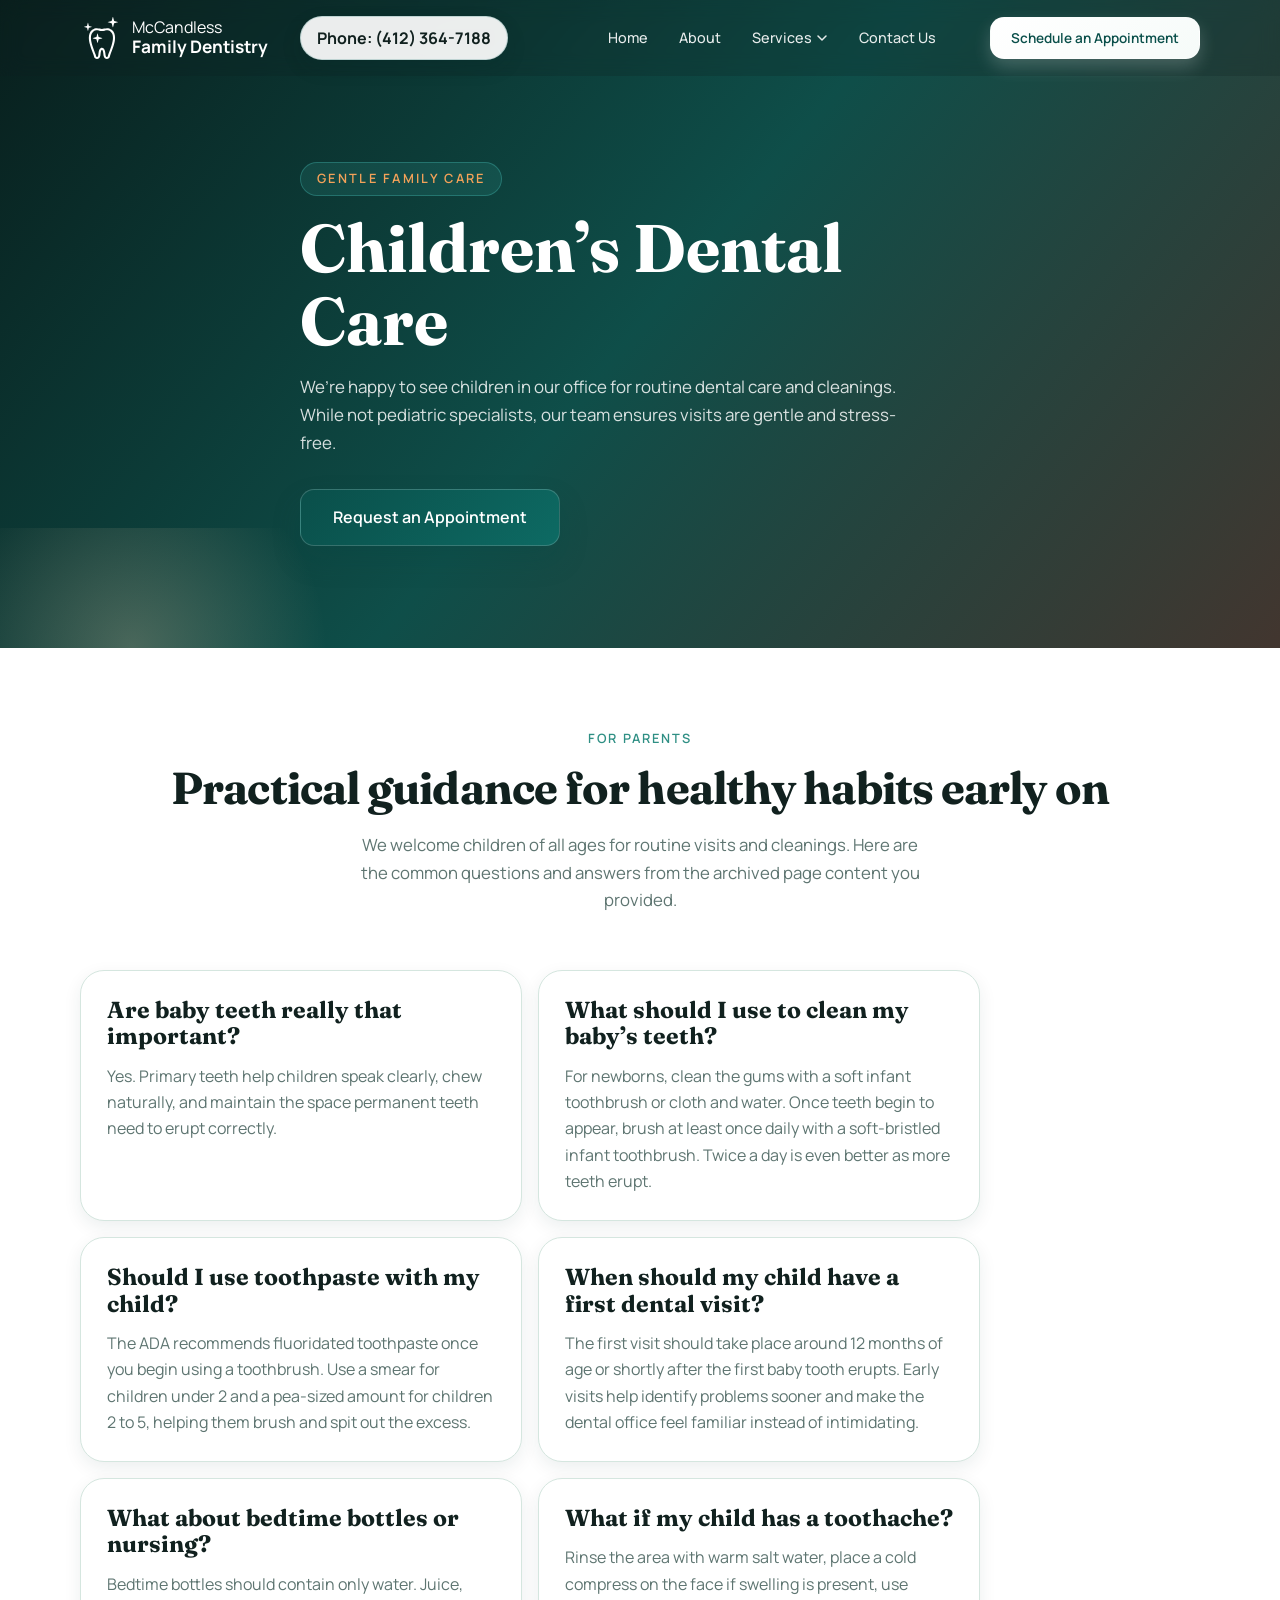
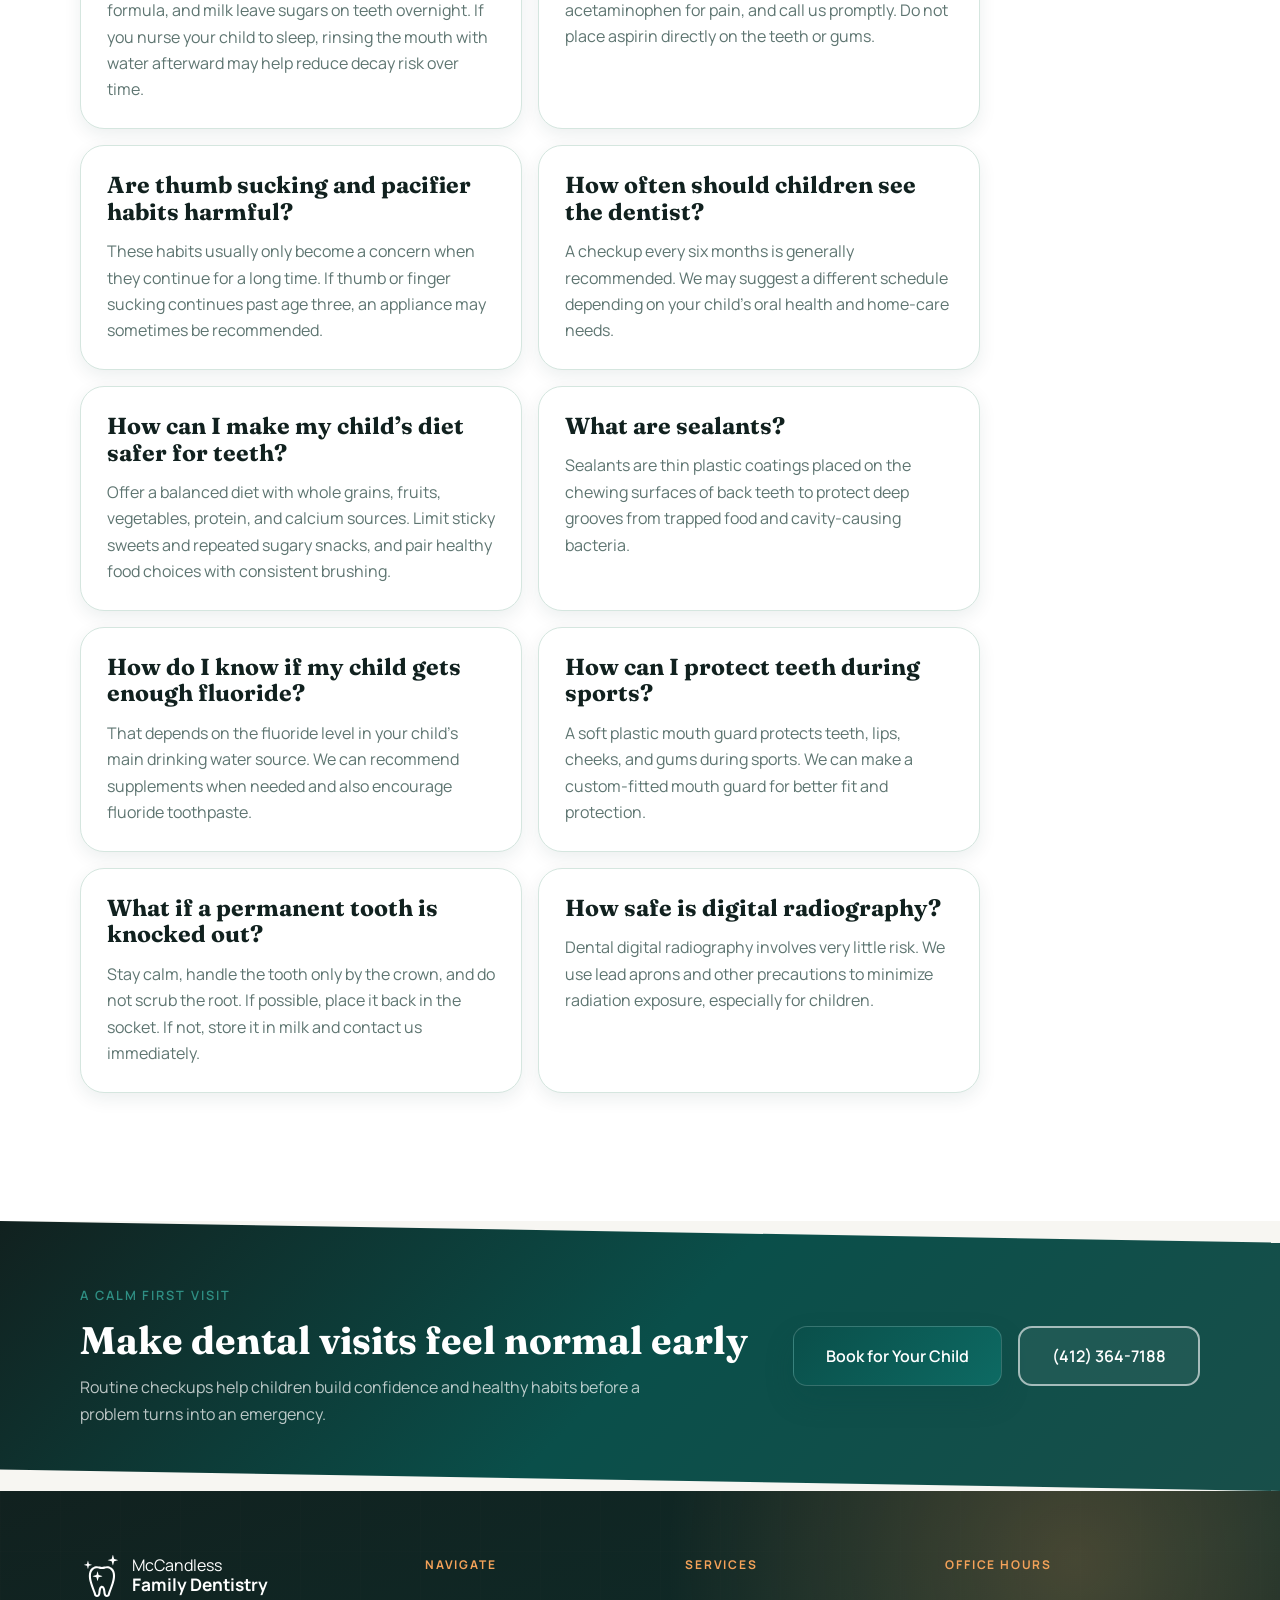
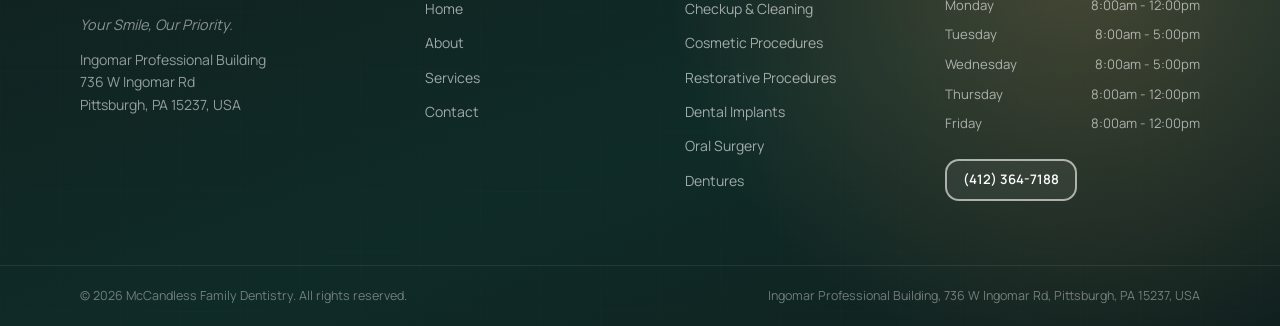
<file: services/pediatric-dentistry.html>
<!DOCTYPE html>
<html lang="en">
<head>
  <meta charset="UTF-8" />
  <meta name="viewport" content="width=device-width, initial-scale=1.0" />
  <title>Pediatric Dentistry | McCandless Family Dentistry</title>
  <meta name="description" content="Children’s dental care in Ingomar, PA, with routine visits, cleanings, and practical guidance for parents." />
  <link rel="preconnect" href="https://fonts.googleapis.com" />
  <link rel="preconnect" href="https://fonts.gstatic.com" crossorigin />
  <link href="https://fonts.googleapis.com/css2?family=Fraunces:opsz,wght@9..144,400;9..144,600;9..144,700&family=Manrope:wght@400;500;600;700;800&display=swap" rel="stylesheet" />
  <link rel="stylesheet" href="../styles.css" />
</head>
<body class="service-page">
  <header class="header" id="header"><div class="container header__inner"><a href="../index.html" class="logo"><svg class="logo__icon" viewBox="0 0 512 512" xmlns="http://www.w3.org/2000/svg" aria-hidden="true">
          <g fill="currentColor">
            <path d="M386.504,156.575c-19.34-15.092-38.896-20.3-56.195-20.19c-13.232,0.017-25.064,2.706-35.536,5.081 c-10.48,2.436-19.632,4.481-27.221,4.448c-7.575,0.034-16.723-2.012-27.207-4.448c-10.472-2.376-22.304-5.064-35.532-5.081 c-17.303-0.11-36.86,5.09-56.199,20.198c-14.36,11.067-24.785,25.576-31.35,42.148c-6.591,16.588-9.483,35.188-9.491,55.193 c0.016,30.64,6.764,64.722,18.486,100.909c12.104,37.336,22.477,64.789,30.15,84.751c3.826,9.968,6.975,18.068,9.284,24.468 c2.312,6.358,3.75,11.11,4.228,13.756c1.886,10.23,6.612,18.93,13.354,24.966c6.718,6.037,15.329,9.241,23.94,9.225 c8.895,0.008,17.747-3.365,24.815-9.58c7.098-6.214,12.362-15.185,14.898-26.041c0.74-3.187,1.21-6.536,1.679-10.306 c0.802-6.561,1.513-14.323,2.528-22.304c1.484-11.93,3.86-24.409,7.398-32.45c1.712-4.034,3.669-6.781,5.132-8.049 c1.544-1.268,2.08-1.471,3.889-1.573c1.421,0.042,1.987,0.254,2.943,0.828c1.603,0.931,4.35,4.254,6.59,9.968 c3.45,8.464,5.682,21.095,7.111,32.983c0.736,5.952,1.311,11.752,1.886,16.96c0.604,5.25,1.15,9.782,2.109,13.942 c2.541,10.856,7.788,19.827,14.89,26.041c7.068,6.232,15.933,9.588,24.824,9.58c8.611,0.016,17.222-3.188,23.94-9.233 c6.747-6.028,11.46-14.728,13.355-24.958c0.481-2.647,1.918-7.398,4.227-13.756c6.954-19.294,21.298-53.274,39.433-109.219 c11.727-36.179,18.47-70.269,18.478-100.909c0-19.996-2.892-38.605-9.482-55.193C411.281,182.159,400.856,167.643,386.504,156.575z M384.598,346.97c-11.925,36.77-22.08,63.648-29.698,83.475c-3.813,9.925-6.984,18.076-9.465,24.941 c-2.474,6.899-4.292,12.437-5.298,17.722c-1.065,5.546-3.191,8.742-5.318,10.661c-2.156,1.919-4.456,2.698-6.916,2.732 c-2.541-0.018-5.302-0.905-8.003-3.247c-2.672-2.359-5.351-6.291-6.878-12.716c-0.342-1.437-0.786-4.194-1.197-7.567 c-0.727-5.952-1.458-13.908-2.54-22.43c-1.687-12.852-3.996-26.972-9.271-39.332c-2.693-6.172-6.181-12.091-11.528-16.927 c-5.259-4.844-12.886-8.184-20.935-8.083c-6.092-0.034-12.052,1.81-16.791,4.913c-8.357,5.53-13.012,13.604-16.394,21.873 c-4.98,12.513-7.165,26.674-8.754,39.374c-0.786,6.333-1.37,12.268-1.927,17.24c-0.546,4.938-1.12,9.03-1.59,10.941 c-1.522,6.426-4.207,10.348-6.879,12.699c-2.713,2.359-5.461,3.246-8.002,3.246c-2.468-0.016-4.76-0.811-6.916-2.714 c-2.126-1.919-4.253-5.115-5.318-10.652c-1.006-5.294-2.824-10.831-5.297-17.73c-7.407-20.495-21.26-53.206-39.163-108.416 c-11.174-34.42-17.256-66.194-17.236-93.046c-0.012-17.544,2.566-32.94,7.682-45.767c5.136-12.842,12.657-23.192,23.242-31.392 c15.481-11.837,27.948-14.762,40.605-14.872c9.664-0.009,19.514,2.054,29.841,4.439c10.328,2.333,21.108,5.039,32.898,5.081 c11.796-0.042,22.575-2.748,32.902-5.081c10.336-2.384,20.186-4.448,29.854-4.439c12.644,0.11,25.107,3.044,40.6,14.872 c10.586,8.2,18.106,18.541,23.243,31.392c5.115,12.826,7.685,28.222,7.685,45.767C401.855,280.785,395.771,312.567,384.598,346.97z"/>
            <path d="M461.165,59.632l-43.593-11.55c-1.141-0.254-2.072-1.167-2.317-2.317L403.757,2.173 C403.452,0.905,402.328,0,401.018,0c-1.311,0-2.436,0.905-2.74,2.173l-11.49,43.592c-0.262,1.15-1.184,2.063-2.325,2.317 l-43.593,11.55c-1.276,0.254-2.181,1.386-2.181,2.697c0,1.311,0.905,2.443,2.181,2.688l43.593,11.558 c1.141,0.237,2.062,1.167,2.325,2.317l11.49,43.585c0.304,1.276,1.429,2.181,2.74,2.181c1.31,0,2.434-0.905,2.739-2.181 l11.498-43.585c0.245-1.15,1.176-2.08,2.317-2.317l43.593-11.558c1.277-0.245,2.182-1.378,2.182-2.688 C463.346,61.018,462.442,59.886,461.165,59.632z"/>
            <path d="M268.72,255.75l-39.809-10.551c-1.044-0.228-1.89-1.066-2.114-2.114l-10.501-39.805 c-0.279-1.158-1.306-1.987-2.502-1.987c-1.197,0-2.224,0.829-2.503,1.987l-10.492,39.805c-0.236,1.048-1.078,1.886-2.122,2.114 l-39.81,10.551c-1.166,0.229-1.99,1.268-1.99,2.461c0,1.201,0.824,2.232,1.99,2.46l39.81,10.551 c1.044,0.22,1.886,1.066,2.122,2.114l10.492,39.805c0.279,1.167,1.306,1.987,2.503,1.987c1.196,0,2.223-0.82,2.502-1.987 l10.501-39.805c0.224-1.048,1.07-1.894,2.114-2.114l39.809-10.551c1.167-0.228,1.991-1.26,1.991-2.46 C270.711,257.018,269.887,255.979,268.72,255.75z"/>
            <path d="M109.731,130.72l33.756-8.945c0.989-0.195,1.686-1.065,1.686-2.088c0-1.006-0.698-1.894-1.686-2.088 l-33.756-8.945c-0.883-0.195-1.602-0.905-1.792-1.792l-8.903-33.752c-0.236-0.981-1.107-1.682-2.122-1.682 c-1.014,0-1.886,0.701-2.122,1.682l-8.895,33.752c-0.203,0.888-0.917,1.598-1.801,1.792l-33.756,8.945 c-0.99,0.194-1.686,1.082-1.686,2.088c0,1.024,0.697,1.894,1.686,2.088l33.756,8.945c0.884,0.186,1.598,0.905,1.801,1.792 l8.895,33.752c0.236,0.989,1.108,1.682,2.122,1.682c1.015,0,1.886-0.694,2.122-1.682l8.903-33.752 C108.129,131.625,108.848,130.906,109.731,130.72z"/>
          </g>
        </svg><span class="logo__text">McCandless <strong>Family Dentistry</strong></span></a>
              <a href="tel:+14123647188" class="header__phone" style="display: flex; align-items: center; justify-content: center; background-color: #f5f5f5; padding: 0.5rem 1rem; border-radius: 4rem; text-decoration: none; color: #333; font-weight: bold; transition: background-color 0.3s ease;">
        <span class="header__phone-text">Phone: (412) <wbr />364-7188</span>
      </a>
        <nav class="nav" id="nav" aria-label="Main navigation"><ul class="nav__list"><li><a href="../index.html" class="nav__link">Home</a></li><li><a href="../index.html#about" class="nav__link">About</a></li><li class="nav__item--dropdown"><a href="../index.html#services" class="nav__link active">Services<svg width="12" height="12" viewBox="0 0 12 12" fill="none" aria-hidden="true"><path d="M2 4l4 4 4-4" stroke="currentColor" stroke-width="1.5" stroke-linecap="round" stroke-linejoin="round"/></svg></a><ul class="nav__dropdown"><li><a href="./checkup-and-cleaning.html">Checkup &amp; Cleaning</a></li><li><a href="./cosmetic-dentistry.html">Cosmetic Procedures</a></li><li><a href="./restorative-dentistry.html">Restorative Procedures</a></li><li><a href="./dental-implants.html">Dental Implants</a></li><li><a href="./oral-surgery.html">Oral Surgery</a></li><li><a href="./dentures.html">Dentures</a></li><li><a href="./pediatric-dentistry.html">Pediatric Dentistry</a></li></ul></li><li><a href="../index.html#contact" class="nav__link">Contact Us</a></li></ul></nav><a href="https://appt.link/meet-with-mccandless-family-dentistry/example-meeting" target="_blank" rel="noopener noreferrer" class="btn btn--primary btn--sm header__cta">Schedule an Appointment</a><button class="hamburger" id="hamburger" aria-label="Toggle menu" aria-expanded="false"><span></span><span></span><span></span></button></div></header>
  <main>
    <section class="service-hero" style="--service-hero-image: url('https://images.unsplash.com/photo-1516574187841-cb9cc2ca948b?auto=format&fit=crop&w=1400&q=80');"><div class="service-hero__overlay"></div><div class="container service-hero__content"><p class="hero__eyebrow reveal">Gentle family care</p><h1 class="service-hero__title reveal" data-delay="100">Children’s Dental Care</h1><p class="service-hero__text reveal" data-delay="200">We’re happy to see children in our office for routine dental care and cleanings. While not pediatric specialists, our team ensures visits are gentle and stress-free.</p><div class="hero__actions reveal" data-delay="300"><a href="https://appt.link/meet-with-mccandless-family-dentistry/example-meeting" target="_blank" rel="noopener noreferrer" class="btn btn--primary btn--lg">Request an Appointment</a></div></div></section>
    <section class="service-content"><div class="container"><div class="section-header reveal"><p class="section-eyebrow">For Parents</p><h2 class="section-title">Practical guidance for healthy habits early on</h2><p class="section-subtitle">We welcome children of all ages for routine visits and cleanings. Here are the common questions and answers from the archived page content you provided.</p></div><div class="service-faq"><article class="service-faq__item reveal"><h3>Are baby teeth really that important?</h3><p>Yes. Primary teeth help children speak clearly, chew naturally, and maintain the space permanent teeth need to erupt correctly.</p></article><article class="service-faq__item reveal" data-delay="40"><h3>What should I use to clean my baby’s teeth?</h3><p>For newborns, clean the gums with a soft infant toothbrush or cloth and water. Once teeth begin to appear, brush at least once daily with a soft-bristled infant toothbrush. Twice a day is even better as more teeth erupt.</p></article><article class="service-faq__item reveal" data-delay="80"><h3>Should I use toothpaste with my child?</h3><p>The ADA recommends fluoridated toothpaste once you begin using a toothbrush. Use a smear for children under 2 and a pea-sized amount for children 2 to 5, helping them brush and spit out the excess.</p></article><article class="service-faq__item reveal" data-delay="120"><h3>When should my child have a first dental visit?</h3><p>The first visit should take place around 12 months of age or shortly after the first baby tooth erupts. Early visits help identify problems sooner and make the dental office feel familiar instead of intimidating.</p></article><article class="service-faq__item reveal" data-delay="160"><h3>What about bedtime bottles or nursing?</h3><p>Bedtime bottles should contain only water. Juice, formula, and milk leave sugars on teeth overnight. If you nurse your child to sleep, rinsing the mouth with water afterward may help reduce decay risk over time.</p></article><article class="service-faq__item reveal" data-delay="200"><h3>What if my child has a toothache?</h3><p>Rinse the area with warm salt water, place a cold compress on the face if swelling is present, use acetaminophen for pain, and call us promptly. Do not place aspirin directly on the teeth or gums.</p></article><article class="service-faq__item reveal" data-delay="240"><h3>Are thumb sucking and pacifier habits harmful?</h3><p>These habits usually only become a concern when they continue for a long time. If thumb or finger sucking continues past age three, an appliance may sometimes be recommended.</p></article><article class="service-faq__item reveal" data-delay="280"><h3>How often should children see the dentist?</h3><p>A checkup every six months is generally recommended. We may suggest a different schedule depending on your child’s oral health and home-care needs.</p></article><article class="service-faq__item reveal" data-delay="320"><h3>How can I make my child’s diet safer for teeth?</h3><p>Offer a balanced diet with whole grains, fruits, vegetables, protein, and calcium sources. Limit sticky sweets and repeated sugary snacks, and pair healthy food choices with consistent brushing.</p></article><article class="service-faq__item reveal" data-delay="360"><h3>What are sealants?</h3><p>Sealants are thin plastic coatings placed on the chewing surfaces of back teeth to protect deep grooves from trapped food and cavity-causing bacteria.</p></article><article class="service-faq__item reveal" data-delay="400"><h3>How do I know if my child gets enough fluoride?</h3><p>That depends on the fluoride level in your child’s main drinking water source. We can recommend supplements when needed and also encourage fluoride toothpaste.</p></article><article class="service-faq__item reveal" data-delay="440"><h3>How can I protect teeth during sports?</h3><p>A soft plastic mouth guard protects teeth, lips, cheeks, and gums during sports. We can make a custom-fitted mouth guard for better fit and protection.</p></article><article class="service-faq__item reveal" data-delay="480"><h3>What if a permanent tooth is knocked out?</h3><p>Stay calm, handle the tooth only by the crown, and do not scrub the root. If possible, place it back in the socket. If not, store it in milk and contact us immediately.</p></article><article class="service-faq__item reveal" data-delay="520"><h3>How safe is digital radiography?</h3><p>Dental digital radiography involves very little risk. We use lead aprons and other precautions to minimize radiation exposure, especially for children.</p></article></div></div></section>
    <section class="service-cta-band"><div class="container service-cta-band__inner reveal"><div><p class="section-eyebrow">A Calm First Visit</p><h2 class="service-cta-band__title">Make dental visits feel normal early</h2><p class="service-cta-band__text">Routine checkups help children build confidence and healthy habits before a problem turns into an emergency.</p></div><div class="service-cta-band__actions"><a href="https://appt.link/meet-with-mccandless-family-dentistry/example-meeting" target="_blank" rel="noopener noreferrer" class="btn btn--primary btn--lg">Book for Your Child</a><a href="tel:+14123647188" class="btn btn--outline-light btn--lg">(412) 364-7188</a></div></div></section>
  </main>
  <footer class="footer"><div class="container footer__inner"><div class="footer__col footer__col--brand"><a href="../index.html" class="logo logo--light"><svg class="logo__icon" viewBox="0 0 512 512" xmlns="http://www.w3.org/2000/svg" aria-hidden="true">
          <g fill="currentColor">
            <path d="M386.504,156.575c-19.34-15.092-38.896-20.3-56.195-20.19c-13.232,0.017-25.064,2.706-35.536,5.081 c-10.48,2.436-19.632,4.481-27.221,4.448c-7.575,0.034-16.723-2.012-27.207-4.448c-10.472-2.376-22.304-5.064-35.532-5.081 c-17.303-0.11-36.86,5.09-56.199,20.198c-14.36,11.067-24.785,25.576-31.35,42.148c-6.591,16.588-9.483,35.188-9.491,55.193 c0.016,30.64,6.764,64.722,18.486,100.909c12.104,37.336,22.477,64.789,30.15,84.751c3.826,9.968,6.975,18.068,9.284,24.468 c2.312,6.358,3.75,11.11,4.228,13.756c1.886,10.23,6.612,18.93,13.354,24.966c6.718,6.037,15.329,9.241,23.94,9.225 c8.895,0.008,17.747-3.365,24.815-9.58c7.098-6.214,12.362-15.185,14.898-26.041c0.74-3.187,1.21-6.536,1.679-10.306 c0.802-6.561,1.513-14.323,2.528-22.304c1.484-11.93,3.86-24.409,7.398-32.45c1.712-4.034,3.669-6.781,5.132-8.049 c1.544-1.268,2.08-1.471,3.889-1.573c1.421,0.042,1.987,0.254,2.943,0.828c1.603,0.931,4.35,4.254,6.59,9.968 c3.45,8.464,5.682,21.095,7.111,32.983c0.736,5.952,1.311,11.752,1.886,16.96c0.604,5.25,1.15,9.782,2.109,13.942 c2.541,10.856,7.788,19.827,14.89,26.041c7.068,6.232,15.933,9.588,24.824,9.58c8.611,0.016,17.222-3.188,23.94-9.233 c6.747-6.028,11.46-14.728,13.355-24.958c0.481-2.647,1.918-7.398,4.227-13.756c6.954-19.294,21.298-53.274,39.433-109.219 c11.727-36.179,18.47-70.269,18.478-100.909c0-19.996-2.892-38.605-9.482-55.193C411.281,182.159,400.856,167.643,386.504,156.575z M384.598,346.97c-11.925,36.77-22.08,63.648-29.698,83.475c-3.813,9.925-6.984,18.076-9.465,24.941 c-2.474,6.899-4.292,12.437-5.298,17.722c-1.065,5.546-3.191,8.742-5.318,10.661c-2.156,1.919-4.456,2.698-6.916,2.732 c-2.541-0.018-5.302-0.905-8.003-3.247c-2.672-2.359-5.351-6.291-6.878-12.716c-0.342-1.437-0.786-4.194-1.197-7.567 c-0.727-5.952-1.458-13.908-2.54-22.43c-1.687-12.852-3.996-26.972-9.271-39.332c-2.693-6.172-6.181-12.091-11.528-16.927 c-5.259-4.844-12.886-8.184-20.935-8.083c-6.092-0.034-12.052,1.81-16.791,4.913c-8.357,5.53-13.012,13.604-16.394,21.873 c-4.98,12.513-7.165,26.674-8.754,39.374c-0.786,6.333-1.37,12.268-1.927,17.24c-0.546,4.938-1.12,9.03-1.59,10.941 c-1.522,6.426-4.207,10.348-6.879,12.699c-2.713,2.359-5.461,3.246-8.002,3.246c-2.468-0.016-4.76-0.811-6.916-2.714 c-2.126-1.919-4.253-5.115-5.318-10.652c-1.006-5.294-2.824-10.831-5.297-17.73c-7.407-20.495-21.26-53.206-39.163-108.416 c-11.174-34.42-17.256-66.194-17.236-93.046c-0.012-17.544,2.566-32.94,7.682-45.767c5.136-12.842,12.657-23.192,23.242-31.392 c15.481-11.837,27.948-14.762,40.605-14.872c9.664-0.009,19.514,2.054,29.841,4.439c10.328,2.333,21.108,5.039,32.898,5.081 c11.796-0.042,22.575-2.748,32.902-5.081c10.336-2.384,20.186-4.448,29.854-4.439c12.644,0.11,25.107,3.044,40.6,14.872 c10.586,8.2,18.106,18.541,23.243,31.392c5.115,12.826,7.685,28.222,7.685,45.767C401.855,280.785,395.771,312.567,384.598,346.97z"/>
            <path d="M461.165,59.632l-43.593-11.55c-1.141-0.254-2.072-1.167-2.317-2.317L403.757,2.173 C403.452,0.905,402.328,0,401.018,0c-1.311,0-2.436,0.905-2.74,2.173l-11.49,43.592c-0.262,1.15-1.184,2.063-2.325,2.317 l-43.593,11.55c-1.276,0.254-2.181,1.386-2.181,2.697c0,1.311,0.905,2.443,2.181,2.688l43.593,11.558 c1.141,0.237,2.062,1.167,2.325,2.317l11.49,43.585c0.304,1.276,1.429,2.181,2.74,2.181c1.31,0,2.434-0.905,2.739-2.181 l11.498-43.585c0.245-1.15,1.176-2.08,2.317-2.317l43.593-11.558c1.277-0.245,2.182-1.378,2.182-2.688 C463.346,61.018,462.442,59.886,461.165,59.632z"/>
            <path d="M268.72,255.75l-39.809-10.551c-1.044-0.228-1.89-1.066-2.114-2.114l-10.501-39.805 c-0.279-1.158-1.306-1.987-2.502-1.987c-1.197,0-2.224,0.829-2.503,1.987l-10.492,39.805c-0.236,1.048-1.078,1.886-2.122,2.114 l-39.81,10.551c-1.166,0.229-1.99,1.268-1.99,2.461c0,1.201,0.824,2.232,1.99,2.46l39.81,10.551 c1.044,0.22,1.886,1.066,2.122,2.114l10.492,39.805c0.279,1.167,1.306,1.987,2.503,1.987c1.196,0,2.223-0.82,2.502-1.987 l10.501-39.805c0.224-1.048,1.07-1.894,2.114-2.114l39.809-10.551c1.167-0.228,1.991-1.26,1.991-2.46 C270.711,257.018,269.887,255.979,268.72,255.75z"/>
            <path d="M109.731,130.72l33.756-8.945c0.989-0.195,1.686-1.065,1.686-2.088c0-1.006-0.698-1.894-1.686-2.088 l-33.756-8.945c-0.883-0.195-1.602-0.905-1.792-1.792l-8.903-33.752c-0.236-0.981-1.107-1.682-2.122-1.682 c-1.014,0-1.886,0.701-2.122,1.682l-8.895,33.752c-0.203,0.888-0.917,1.598-1.801,1.792l-33.756,8.945 c-0.99,0.194-1.686,1.082-1.686,2.088c0,1.024,0.697,1.894,1.686,2.088l33.756,8.945c0.884,0.186,1.598,0.905,1.801,1.792 l8.895,33.752c0.236,0.989,1.108,1.682,2.122,1.682c1.015,0,1.886-0.694,2.122-1.682l8.903-33.752 C108.129,131.625,108.848,130.906,109.731,130.72z"/>
          </g>
        </svg><span class="logo__text">McCandless <strong>Family Dentistry</strong></span></a><p class="footer__tagline">Your Smile, Our Priority.</p><p class="footer__address">Ingomar Professional Building<br />736 W Ingomar Rd<br />Pittsburgh, PA 15237, USA</p></div><div class="footer__col"><h4 class="footer__col-title">Navigate</h4><ul class="footer__links"><li><a href="../index.html">Home</a></li><li><a href="../index.html#about">About</a></li><li><a href="../index.html#services">Services</a></li><li><a href="../index.html#contact">Contact</a></li></ul></div><div class="footer__col"><h4 class="footer__col-title">Services</h4><ul class="footer__links"><li><a href="./checkup-and-cleaning.html">Checkup &amp; Cleaning</a></li><li><a href="./cosmetic-dentistry.html">Cosmetic Procedures</a></li><li><a href="./restorative-dentistry.html">Restorative Procedures</a></li><li><a href="./dental-implants.html">Dental Implants</a></li><li><a href="./oral-surgery.html">Oral Surgery</a></li><li><a href="./dentures.html">Dentures</a></li></ul></div><div class="footer__col"><h4 class="footer__col-title">Office Hours</h4><ul class="footer__hours"><li><span>Monday</span><span>8:00am - 12:00pm</span></li><li><span>Tuesday</span><span>8:00am - 5:00pm</span></li><li><span>Wednesday</span><span>8:00am - 5:00pm</span></li><li><span>Thursday</span><span>8:00am - 12:00pm</span></li><li><span>Friday</span><span>8:00am - 12:00pm</span></li></ul><a href="tel:+14123647188" class="btn btn--outline-light btn--sm footer__phone">(412) 364-7188</a></div></div><div class="footer__bottom"><div class="container footer__bottom-inner"><p>&copy; <span id="year"></span> McCandless Family Dentistry. All rights reserved.</p><p>Ingomar Professional Building, 736 W Ingomar Rd, Pittsburgh, PA 15237, USA</p></div></div></footer>
  <script src="../script.js"></script>
</body>
</html>
</file>
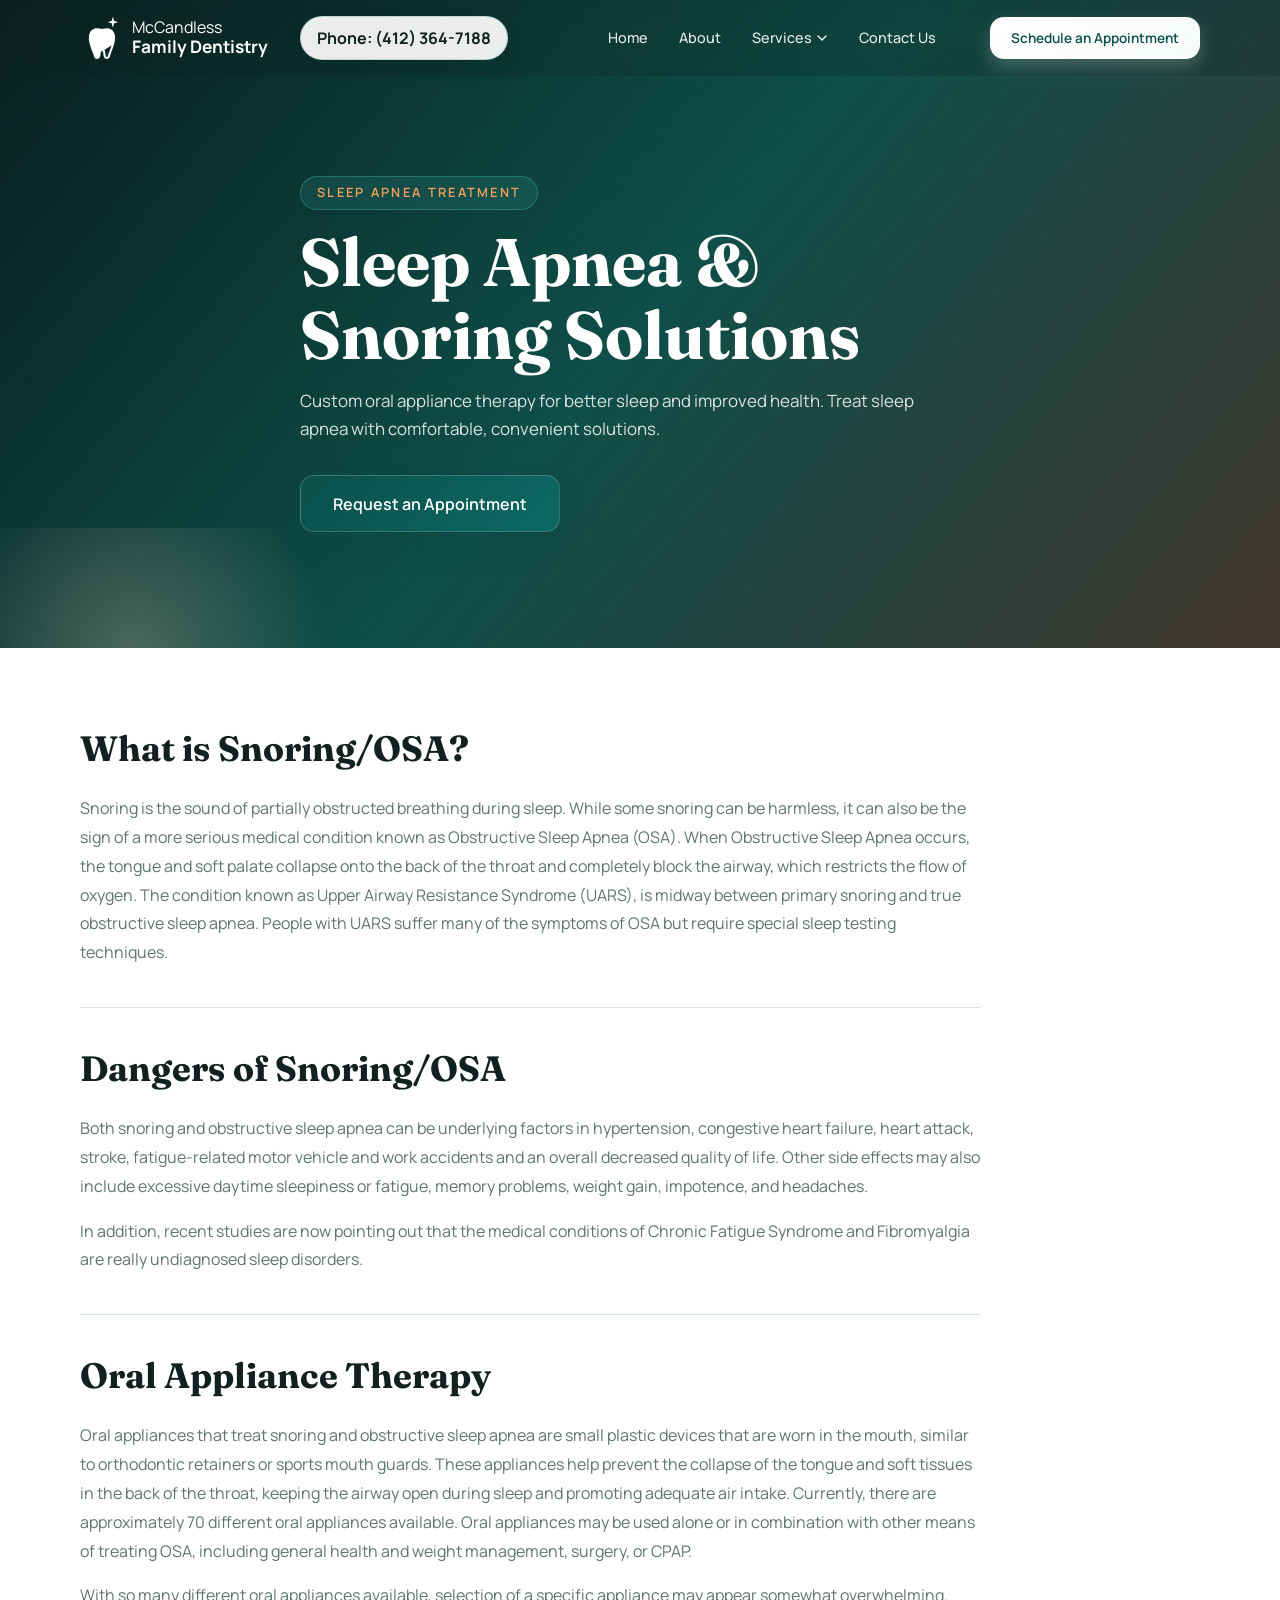
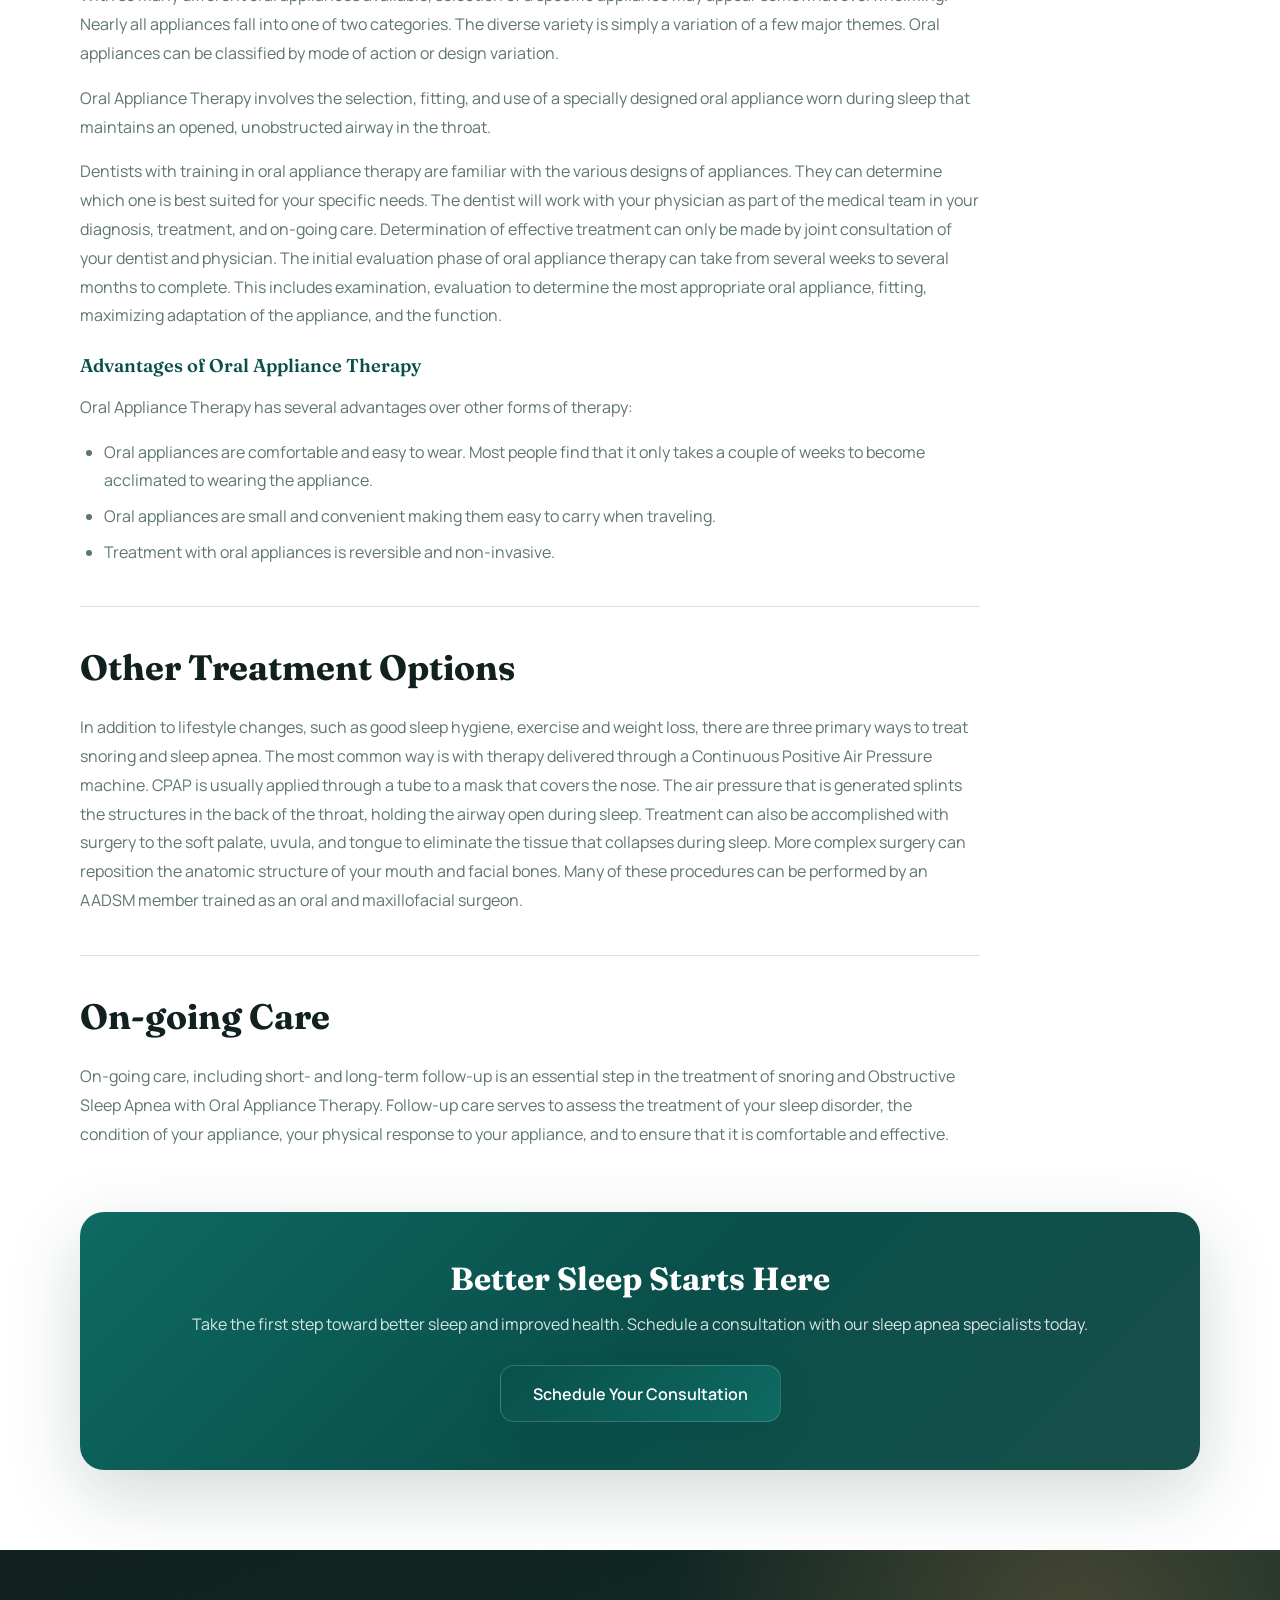
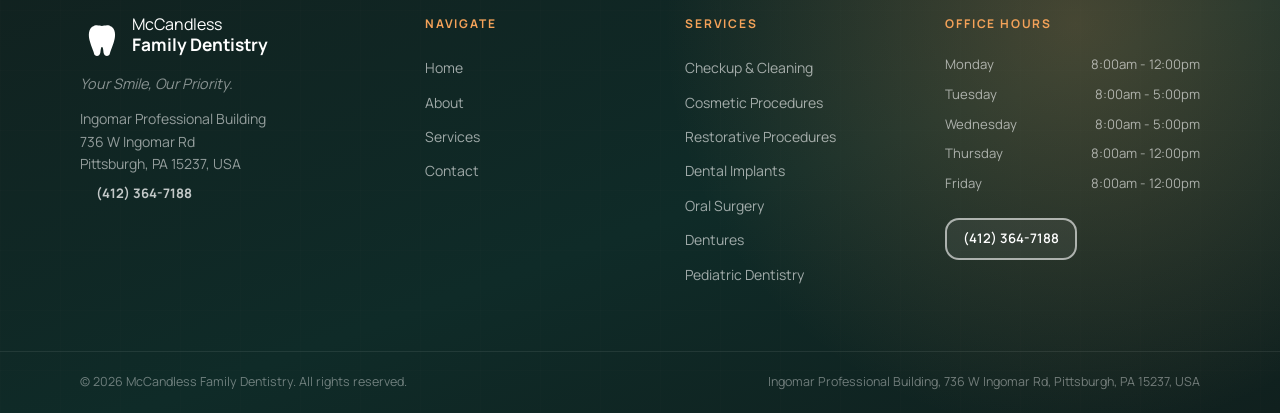
<file: services/sleep-apnea.html>
<!DOCTYPE html>
<html lang="en">
<head>
  <meta charset="UTF-8" />
  <meta name="viewport" content="width=device-width, initial-scale=1.0" />
  <title>Sleep Apnea & Snoring Treatment | McCandless Family Dentistry</title>
  <meta name="description" content="Sleep apnea and snoring treatment with oral appliance therapy at McCandless Family Dentistry in Ingomar, PA. Custom solutions for better sleep." />
  <link rel="preconnect" href="https://fonts.googleapis.com" />
  <link rel="preconnect" href="https://fonts.gstatic.com" crossorigin />
  <link href="https://fonts.googleapis.com/css2?family=Fraunces:opsz,wght@9..144,400;9..144,600;9..144,700&family=Manrope:wght@400;500;600;700;800&display=swap" rel="stylesheet" />
  <link rel="stylesheet" href="../styles.css" />
</head>
<body class="service-page">
  <header class="header" id="header">
    <div class="container header__inner">
      <a href="../index.html" class="logo">
        <svg class="logo__icon" viewBox="0 0 512 512" xmlns="http://www.w3.org/2000/svg" aria-hidden="true">
          <g fill="currentColor">
            <path d="M386.504,156.575c-19.34-15.092-38.896-20.3-56.195-20.19c-13.232,0.017-25.064,2.706-35.536,5.081 c-10.48,2.436-19.632,4.481-27.221,4.448c-7.575,0.034-16.723-2.012-27.207-4.448c-10.472-2.376-22.304-5.064-35.532-5.081 c-17.303-0.11-36.86,5.09-56.199,20.198c-14.36,11.067-24.785,25.576-31.35,42.148c-6.591,16.588-9.483,35.188-9.491,55.193 c0.016,30.64,6.764,64.722,18.486,100.909c12.104,37.336,22.477,64.789,30.15,84.751c3.826,9.968,6.975,18.068,9.284,24.468 c2.312,6.358,3.75,11.11,4.228,13.756c1.886,10.23,6.612,18.93,13.354,24.966c6.718,6.037,15.329,9.241,23.94,9.225 c8.895,0.008,17.747-3.365,24.815-9.58c7.098-6.214,12.362-15.185,14.898-26.041c0.74-3.187,1.21-6.536,1.679-10.306 c0.802-6.561,1.513-14.323,2.528-22.304c1.484-11.93,3.86-24.409,7.398-32.45c1.712-4.034,3.669-6.781,5.132-8.049 c1.544-1.268,2.08-1.471,3.889-1.573c1.421,0.042,1.987,0.254,2.943,0.828c1.603,0.931,4.35,4.254,6.59,9.968 c3.45,8.464,5.682,21.095,7.111,32.983c0.736,5.952,1.311,11.752,1.886,16.96c0.604,5.25,1.15,9.782,2.109,13.942 c2.541,10.856,7.788,19.827,14.89,26.041c7.068,6.232,15.933,9.588,24.824,9.58c8.611,0.016,17.222-3.188,23.94-9.233 c6.747-6.028,11.46-14.728,13.355-24.958c0.481-2.647,1.918-7.398,4.227-13.756c6.954-19.294,21.298-53.274,39.433-109.219 c11.727-36.179,18.47-70.269,18.478-100.909c0-19.996-2.892-38.605-9.482-55.193C411.281,182.159,400.856,167.643,386.504,156.575z M384.598,346.97c-11.925,36.77-22.08,63.648-29.698,83.475c-3.813,9.925-6.984,18.076-9.465,24.941 c-2.474,6.899-4.292,12.437-5.298,17.722c-1.065,5.546-3.191,8.742-5.318,10.661c-2.156,1.919-4.456,2.698-6.916,2.732 c-2.541-0.018-5.302-0.905-8.003-3.247c-2.672-2.359-5.351-6.291-6.878-12.716c-0.342-1.437-0.786-4.194-1.197-7.567 c-0.727-5.952-1.458-13.908-2.54-22.43c-1.687-12.852-3.996-26.972-9.271-39.332c-2.693-6.172-6.181-12.091-11.528-16.927 c-5.259-4.844-12.886-8.184-20.935-8.083c-6.092-0.034-12.052,1.81-16.791,4.913c-8.357,5.53-13.012,13.604-16.394,21.873 c-4.98,12.513-7.165,26.674-8.754,39.374c-0.786,6.333" fill="currentColor"/>
            <path d="M461.165,59.632l-43.593-11.55c-1.141-0.254-2.072-1.167-2.317-2.317L403.757,2.173 C403.452,0.905,402.328,0,401.018,0c-1.311,0-2.436,0.905-2.74,2.173l-11.49,43.592c-0.262,1.15-1.184,2.063-2.325,2.317 l-43.593,11.55c-1.276,0.254-2.181,1.386-2.181,2.697c0,1.311,0.905,2.443,2.181,2.688l43.593,11.558 c1.141,0.237,2.062,1.167,2.325,2.317l11.49,43.585c0.304,1.276,1.429,2.181,2.74,2.181c1.31,0,2.434-0.905,2.739-2.181 l11.498-43.585c0.245-1.15,1.176-2.08,2.317-2.317l43.593-11.558c1.277-0.245,2.182-1.378,2.182-2.688 C463.346,61.018,462.442,59.886,461.165,59.632z"/>
          </g>
        </svg>
        <span class="logo__text">McCandless <strong>Family Dentistry</strong></span>
      </a>
      <a href="tel:+14123647188" class="header__phone" style="display: flex; align-items: center; justify-content: center; background-color: #f5f5f5; padding: 0.5rem 1rem; border-radius: 4rem; text-decoration: none; color: #333; font-weight: bold; transition: background-color 0.3s ease;">
        <span class="header__phone-text">Phone: (412) <wbr />364-7188</span>
      </a>
      <nav class="nav" id="nav" aria-label="Main navigation">
        <ul class="nav__list">
          <li><a href="../index.html" class="nav__link">Home</a></li>
          <li><a href="../index.html#about" class="nav__link">About</a></li>
          <li class="nav__item--dropdown">
            <a href="../index.html#services" class="nav__link active">Services
              <svg width="12" height="12" viewBox="0 0 12 12" fill="none" aria-hidden="true"><path d="M2 4l4 4 4-4" stroke="currentColor" stroke-width="1.5" stroke-linecap="round" stroke-linejoin="round"/></svg>
            </a>
            <ul class="nav__dropdown">
              <li><a href="./checkup-and-cleaning.html">Checkup &amp; Cleaning</a></li>
              <li><a href="./cosmetic-dentistry.html">Cosmetic Procedures</a></li>
              <li><a href="./restorative-dentistry.html">Restorative Procedures</a></li>
              <li><a href="./dental-implants.html">Dental Implants</a></li>
              <li><a href="./oral-surgery.html">Oral Surgery</a></li>
              <li><a href="./dentures.html">Dentures</a></li>
              <li><a href="./pediatric-dentistry.html">Pediatric Dentistry</a></li>
              <li><a href="./tmj-pain.html">TMJ Pain</a></li>
              <li><a href="./sleep-apnea.html">Sleep Apnea</a></li>
            </ul>
          </li>
          <li><a href="../index.html#contact" class="nav__link">Contact Us</a></li>
        </ul>
      </nav>
      <a href="https://appt.link/meet-with-mccandless-family-dentistry/example-meeting" target="_blank" rel="noopener noreferrer" class="btn btn--primary btn--sm header__cta">Schedule an Appointment</a>
      <button class="hamburger" id="hamburger" aria-label="Toggle menu" aria-expanded="false"><span></span><span></span><span></span></button>
    </div>
  </header>

  <main>
    <section class="service-hero" style="--service-hero-image: url('https://images.unsplash.com/photo-1576091160399-112ba8d25d1d?q=80&w=870&auto=format&fit=crop&ixlib=rb-4.1.0&ixid=M3wxMjA3fDB8MHxwaG90by1wYWdlfHx8fGVufDB8fHx8fA%3D%3D');">
      <div class="service-hero__overlay"></div>
      <div class="container service-hero__content">
        <p class="hero__eyebrow reveal">Sleep Apnea Treatment</p>
        <h1 class="service-hero__title reveal" data-delay="100">Sleep Apnea &amp; Snoring Solutions</h1>
        <p class="service-hero__text reveal" data-delay="200">Custom oral appliance therapy for better sleep and improved health. Treat sleep apnea with comfortable, convenient solutions.</p>
        <div class="hero__actions reveal" data-delay="300">
          <a href="https://appt.link/meet-with-mccandless-family-dentistry/example-meeting" target="_blank" rel="noopener noreferrer" class="btn btn--primary btn--lg">Request an Appointment</a>
        </div>
      </div>
    </section>

    <section class="service-content">
      <div class="container">
        <article class="service-article">
          <h2>What is Snoring/OSA?</h2>
          <p>Snoring is the sound of partially obstructed breathing during sleep. While some snoring can be harmless, it can also be the sign of a more serious medical condition known as Obstructive Sleep Apnea (OSA). When Obstructive Sleep Apnea occurs, the tongue and soft palate collapse onto the back of the throat and completely block the airway, which restricts the flow of oxygen. The condition known as Upper Airway Resistance Syndrome (UARS), is midway between primary snoring and true obstructive sleep apnea. People with UARS suffer many of the symptoms of OSA but require special sleep testing techniques.</p>

          <hr />

          <h2>Dangers of Snoring/OSA</h2>
          <p>Both snoring and obstructive sleep apnea can be underlying factors in hypertension, congestive heart failure, heart attack, stroke, fatigue-related motor vehicle and work accidents and an overall decreased quality of life. Other side effects may also include excessive daytime sleepiness or fatigue, memory problems, weight gain, impotence, and headaches.</p>
          <p>In addition, recent studies are now pointing out that the medical conditions of Chronic Fatigue Syndrome and Fibromyalgia are really undiagnosed sleep disorders.</p>

          <hr />

          <h2>Oral Appliance Therapy</h2>
          <p>Oral appliances that treat snoring and obstructive sleep apnea are small plastic devices that are worn in the mouth, similar to orthodontic retainers or sports mouth guards. These appliances help prevent the collapse of the tongue and soft tissues in the back of the throat, keeping the airway open during sleep and promoting adequate air intake. Currently, there are approximately 70 different oral appliances available. Oral appliances may be used alone or in combination with other means of treating OSA, including general health and weight management, surgery, or CPAP.</p>
          <p>With so many different oral appliances available, selection of a specific appliance may appear somewhat overwhelming. Nearly all appliances fall into one of two categories. The diverse variety is simply a variation of a few major themes. Oral appliances can be classified by mode of action or design variation.</p>
          <p>Oral Appliance Therapy involves the selection, fitting, and use of a specially designed oral appliance worn during sleep that maintains an opened, unobstructed airway in the throat.</p>
          <p>Dentists with training in oral appliance therapy are familiar with the various designs of appliances. They can determine which one is best suited for your specific needs. The dentist will work with your physician as part of the medical team in your diagnosis, treatment, and on-going care. Determination of effective treatment can only be made by joint consultation of your dentist and physician. The initial evaluation phase of oral appliance therapy can take from several weeks to several months to complete. This includes examination, evaluation to determine the most appropriate oral appliance, fitting, maximizing adaptation of the appliance, and the function.</p>

          <h3>Advantages of Oral Appliance Therapy</h3>
          <p>Oral Appliance Therapy has several advantages over other forms of therapy:</p>
          <ul>
            <li>Oral appliances are comfortable and easy to wear. Most people find that it only takes a couple of weeks to become acclimated to wearing the appliance.</li>
            <li>Oral appliances are small and convenient making them easy to carry when traveling.</li>
            <li>Treatment with oral appliances is reversible and non-invasive.</li>
          </ul>

          <hr />

          <h2>Other Treatment Options</h2>
          <p>In addition to lifestyle changes, such as good sleep hygiene, exercise and weight loss, there are three primary ways to treat snoring and sleep apnea. The most common way is with therapy delivered through a Continuous Positive Air Pressure machine. CPAP is usually applied through a tube to a mask that covers the nose. The air pressure that is generated splints the structures in the back of the throat, holding the airway open during sleep. Treatment can also be accomplished with surgery to the soft palate, uvula, and tongue to eliminate the tissue that collapses during sleep. More complex surgery can reposition the anatomic structure of your mouth and facial bones. Many of these procedures can be performed by an AADSM member trained as an oral and maxillofacial surgeon.</p>

          <hr />

          <h2>On-going Care</h2>
          <p>On-going care, including short- and long-term follow-up is an essential step in the treatment of snoring and Obstructive Sleep Apnea with Oral Appliance Therapy. Follow-up care serves to assess the treatment of your sleep disorder, the condition of your appliance, your physical response to your appliance, and to ensure that it is comfortable and effective.</p>
        </article>

        <div class="cta-section reveal">
          <h2>Better Sleep Starts Here</h2>
          <p>Take the first step toward better sleep and improved health. Schedule a consultation with our sleep apnea specialists today.</p>
          <a href="https://appt.link/meet-with-mccandless-family-dentistry/example-meeting" target="_blank" rel="noopener noreferrer" class="btn btn--primary btn--lg">Schedule Your Consultation</a>
        </div>
      </div>
    </section>
  </main>

  <footer class="footer">
    <div class="container footer__inner">
      <div class="footer__col footer__col--brand">
        <a href="../index.html" class="logo logo--light">
          <svg class="logo__icon" viewBox="0 0 512 512" xmlns="http://www.w3.org/2000/svg" aria-hidden="true">
            <g fill="currentColor">
              <path d="M386.504,156.575c-19.34-15.092-38.896-20.3-56.195-20.19c-13.232,0.017-25.064,2.706-35.536,5.081 c-10.48,2.436-19.632,4.481-27.221,4.448c-7.575,0.034-16.723-2.012-27.207-4.448c-10.472-2.376-22.304-5.064-35.532-5.081 c-17.303-0.11-36.86,5.09-56.199,20.198c-14.36,11.067-24.785,25.576-31.35,42.148c-6.591,16.588-9.483,35.188-9.491,55.193 c0.016,30.64,6.764,64.722,18.486,100.909c12.104,37.336,22.477,64.789,30.15,84.751c3.826,9.968,6.975,18.068,9.284,24.468 c2.312,6.358,3.75,11.11,4.228,13.756c1.886,10.23,6.612,18.93,13.354,24.966c6.718,6.037,15.329,9.241,23.94,9.225 c8.895,0.008,17.747-3.365,24.815-9.58c7.098-6.214,12.362-15.185,14.898-26.041c0.74-3.187,1.21-6.536,1.679-10.306 c0.802-6.561,1.513-14.323,2.528-22.304c1.484-11.93,3.86-24.409,7.398-32.45c1.712-4.034,3.669-6.781,5.132-8.049 c1.544-1.268,2.08-1.471,3.889-1.573c1.421,0.042,1.987,0.254,2.943,0.828c1.603,0.931,4.35,4.254,6.59,9.968 c3.45,8.464,5.682,21.095,7.111,32.983c0.736,5.952,1.311,11.752,1.886,16.96c0.604,5.25,1.15,9.782,2.109,13.942 c2.541,10.856,7.788,19.827,14.89,26.041c7.068,6.232,15.933,9.588,24.824,9.58c8.611,0.016,17.222-3.188,23.94-9.233 c6.747-6.028,11.46-14.728,13.355-24.958c0.481-2.647,1.918-7.398,4.227-13.756c6.954-19.294,21.298-53.274,39.433-109.219 c11.727-36.179,18.47-70.269,18.478-100.909c0-19.996-2.892-38.605-9.482-55.193C411.281,182.159,400.856,167.643,386.504,156.575z"/>
            </g>
          </svg>
          <span class="logo__text">McCandless <strong>Family Dentistry</strong></span>
        </a>
        <p class="footer__tagline">Your Smile, Our Priority.</p>
        <p class="footer__address">Ingomar Professional Building<br />736 W Ingomar Rd<br />Pittsburgh, PA 15237, USA</p>
        <p class="footer__phone"><strong><a href="tel:+14123647188">(412) 364-7188</a></strong></p>
      </div>

      <div class="footer__col">
        <h4 class="footer__col-title">Navigate</h4>
        <ul class="footer__links">
          <li><a href="../index.html">Home</a></li>
          <li><a href="../index.html#about">About</a></li>
          <li><a href="../index.html#services">Services</a></li>
          <li><a href="../index.html#contact">Contact</a></li>
        </ul>
      </div>

      <div class="footer__col">
        <h4 class="footer__col-title">Services</h4>
        <ul class="footer__links">
          <li><a href="./checkup-and-cleaning.html">Checkup &amp; Cleaning</a></li>
          <li><a href="./cosmetic-dentistry.html">Cosmetic Procedures</a></li>
          <li><a href="./restorative-dentistry.html">Restorative Procedures</a></li>
          <li><a href="./dental-implants.html">Dental Implants</a></li>
          <li><a href="./oral-surgery.html">Oral Surgery</a></li>
          <li><a href="./dentures.html">Dentures</a></li>
          <li><a href="./pediatric-dentistry.html">Pediatric Dentistry</a></li>
        </ul>
      </div>

      <div class="footer__col">
        <h4 class="footer__col-title">Office Hours</h4>
        <ul class="footer__hours">
          <li><span>Monday</span><span>8:00am - 12:00pm</span></li>
          <li><span>Tuesday</span><span>8:00am - 5:00pm</span></li>
          <li><span>Wednesday</span><span>8:00am - 5:00pm</span></li>
          <li><span>Thursday</span><span>8:00am - 12:00pm</span></li>
          <li><span>Friday</span><span>8:00am - 12:00pm</span></li>
        </ul>
        <a href="tel:+14123647188" class="btn btn--outline-light btn--sm footer__phone">(412) 364-7188</a>
      </div>
    </div>

    <div class="footer__bottom">
      <div class="container footer__bottom-inner">
        <p>&copy; <span id="year"></span> McCandless Family Dentistry. All rights reserved.</p>
        <p>Ingomar Professional Building, 736 W Ingomar Rd, Pittsburgh, PA 15237, USA</p>
      </div>
    </div>
  </footer>

  <script src="../script.js"></script>
</body>
</html>
</file>
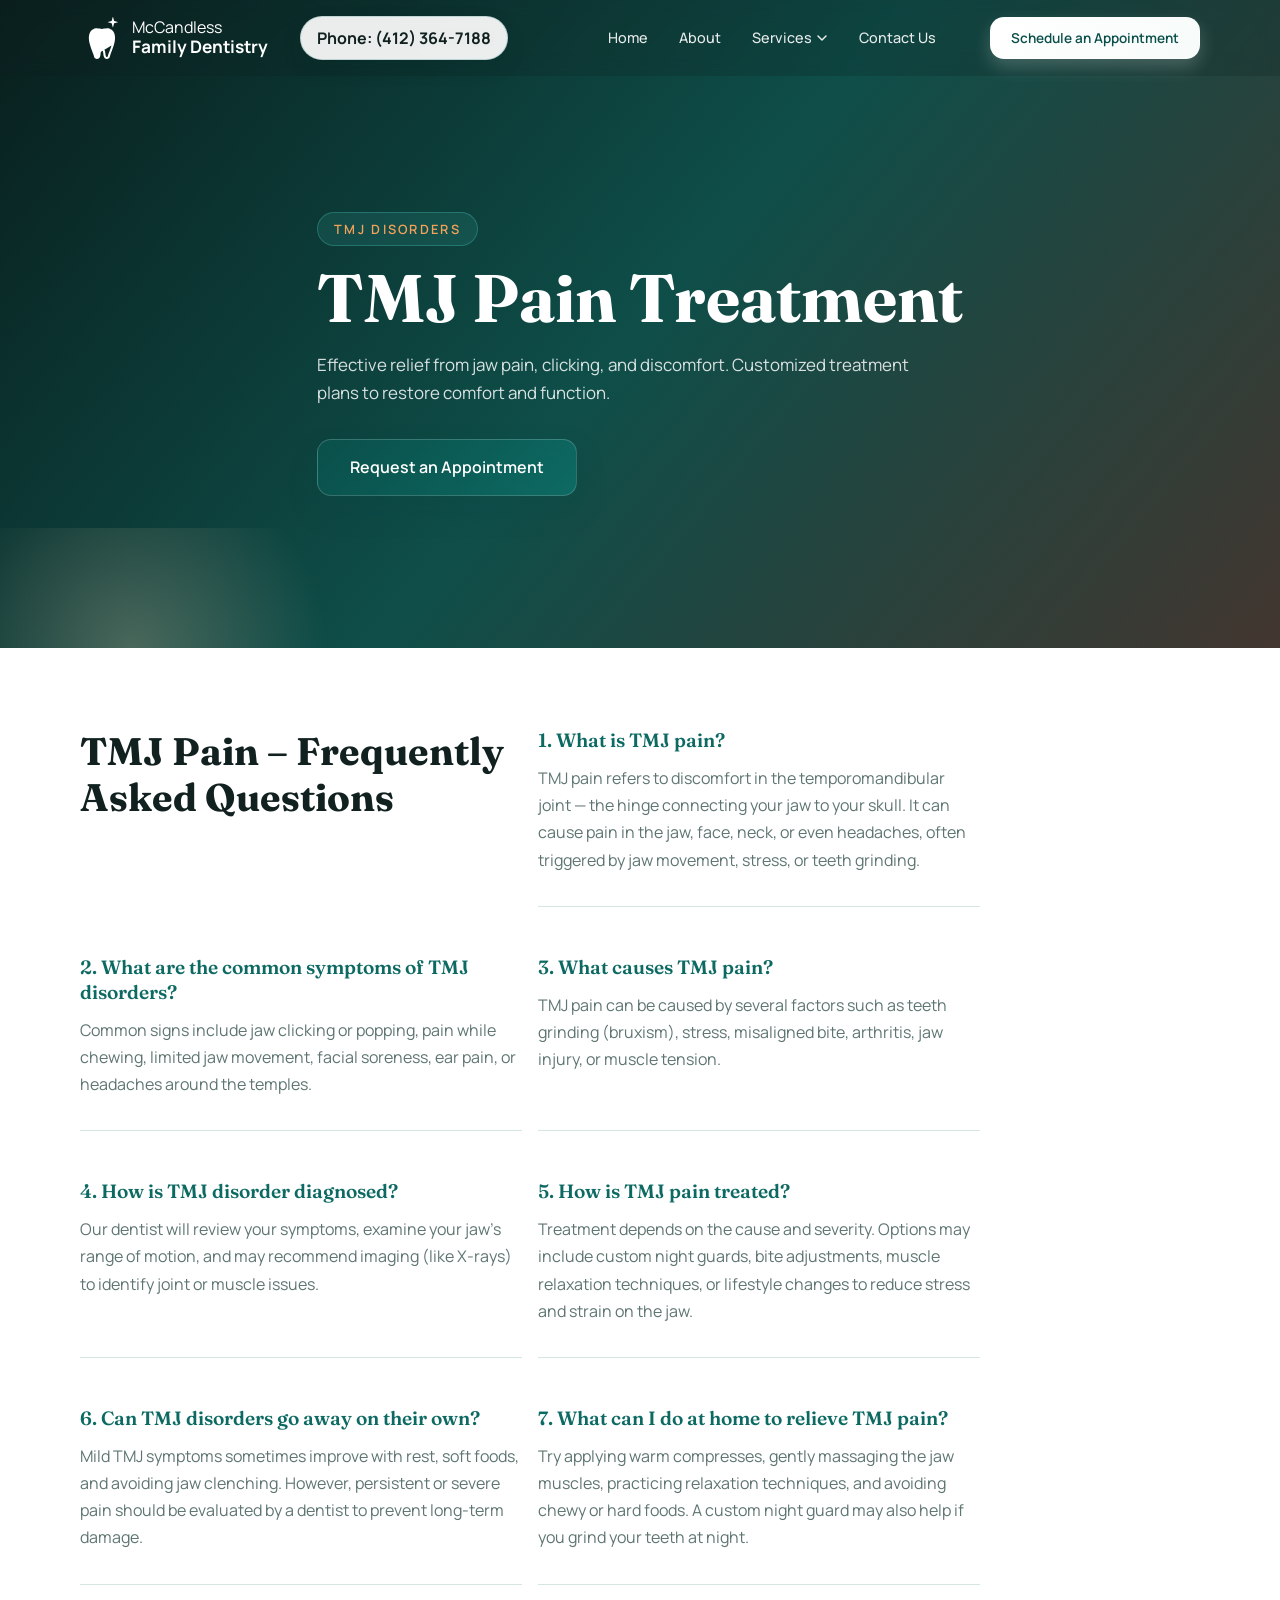
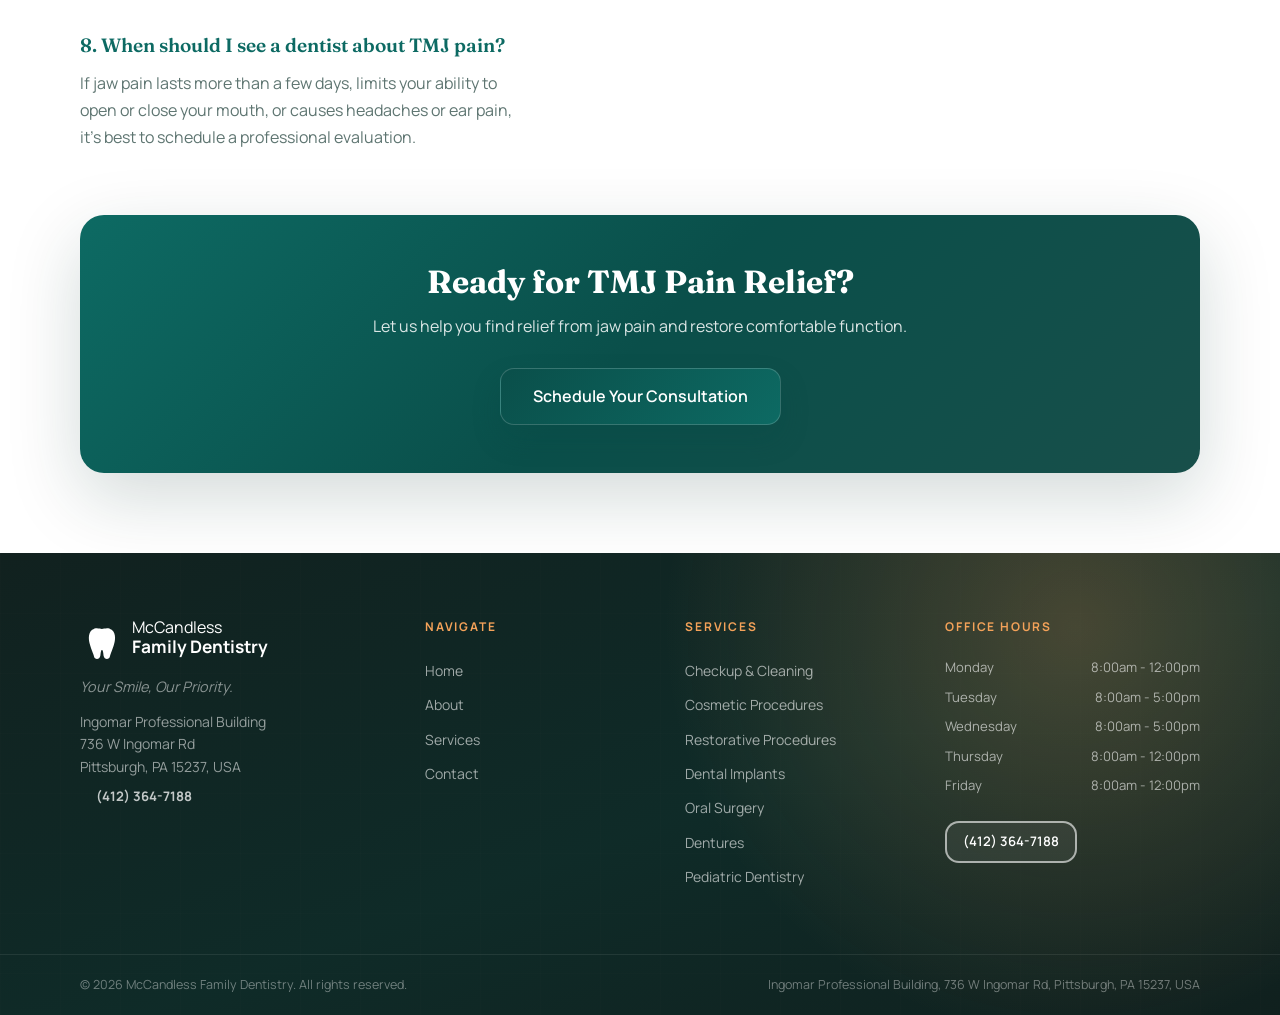
<file: services/tmj-pain.html>
<!DOCTYPE html>
<html lang="en">
<head>
  <meta charset="UTF-8" />
  <meta name="viewport" content="width=device-width, initial-scale=1.0" />
  <title>TMJ Pain Treatment | McCandless Family Dentistry</title>
  <meta name="description" content="TMJ disorder treatment and pain management at McCandless Family Dentistry in Ingomar, PA. Custom night guards, bite adjustments, and relief strategies." />
  <link rel="preconnect" href="https://fonts.googleapis.com" />
  <link rel="preconnect" href="https://fonts.gstatic.com" crossorigin />
  <link href="https://fonts.googleapis.com/css2?family=Fraunces:opsz,wght@9..144,400;9..144,600;9..144,700&family=Manrope:wght@400;500;600;700;800&display=swap" rel="stylesheet" />
  <link rel="stylesheet" href="../styles.css" />
</head>
<body class="service-page">
  <header class="header" id="header">
    <div class="container header__inner">
      <a href="../index.html" class="logo">
        <svg class="logo__icon" viewBox="0 0 512 512" xmlns="http://www.w3.org/2000/svg" aria-hidden="true">
          <g fill="currentColor">
            <path d="M386.504,156.575c-19.34-15.092-38.896-20.3-56.195-20.19c-13.232,0.017-25.064,2.706-35.536,5.081 c-10.48,2.436-19.632,4.481-27.221,4.448c-7.575,0.034-16.723-2.012-27.207-4.448c-10.472-2.376-22.304-5.064-35.532-5.081 c-17.303-0.11-36.86,5.09-56.199,20.198c-14.36,11.067-24.785,25.576-31.35,42.148c-6.591,16.588-9.483,35.188-9.491,55.193 c0.016,30.64,6.764,64.722,18.486,100.909c12.104,37.336,22.477,64.789,30.15,84.751c3.826,9.968,6.975,18.068,9.284,24.468 c2.312,6.358,3.75,11.11,4.228,13.756c1.886,10.23,6.612,18.93,13.354,24.966c6.718,6.037,15.329,9.241,23.94,9.225 c8.895,0.008,17.747-3.365,24.815-9.58c7.098-6.214,12.362-15.185,14.898-26.041c0.74-3.187,1.21-6.536,1.679-10.306 c0.802-6.561,1.513-14.323,2.528-22.304c1.484-11.93,3.86-24.409,7.398-32.45c1.712-4.034,3.669-6.781,5.132-8.049 c1.544-1.268,2.08-1.471,3.889-1.573c1.421,0.042,1.987,0.254,2.943,0.828c1.603,0.931,4.35,4.254,6.59,9.968 c3.45,8.464,5.682,21.095,7.111,32.983c0.736,5.952,1.311,11.752,1.886,16.96c0.604,5.25,1.15,9.782,2.109,13.942 c2.541,10.856,7.788,19.827,14.89,26.041c7.068,6.232,15.933,9.588,24.824,9.58c8.611,0.016,17.222-3.188,23.94-9.233 c6.747-6.028,11.46-14.728,13.355-24.958c0.481-2.647,1.918-7.398,4.227-13.756c6.954-19.294,21.298-53.274,39.433-109.219 c11.727-36.179,18.47-70.269,18.478-100.909c0-19.996-2.892-38.605-9.482-55.193C411.281,182.159,400.856,167.643,386.504,156.575z M384.598,346.97c-11.925,36.77-22.08,63.648-29.698,83.475c-3.813,9.925-6.984,18.076-9.465,24.941 c-2.474,6.899-4.292,12.437-5.298,17.722c-1.065,5.546-3.191,8.742-5.318,10.661c-2.156,1.919-4.456,2.698-6.916,2.732 c-2.541-0.018-5.302-0.905-8.003-3.247c-2.672-2.359-5.351-6.291-6.878-12.716c-0.342-1.437-0.786-4.194-1.197-7.567 c-0.727-5.952-1.458-13.908-2.54-22.43c-1.687-12.852-3.996-26.972-9.271-39.332c-2.693-6.172-6.181-12.091-11.528-16.927 c-5.259-4.844-12.886-8.184-20.935-8.083c-6.092-0.034-12.052,1.81-16.791,4.913c-8.357,5.53-13.012,13.604-16.394,21.873 c-4.98,12.513-7.165,26.674-8.754,39.374c-0.786,6.333" fill="currentColor"/>
            <path d="M461.165,59.632l-43.593-11.55c-1.141-0.254-2.072-1.167-2.317-2.317L403.757,2.173 C403.452,0.905,402.328,0,401.018,0c-1.311,0-2.436,0.905-2.74,2.173l-11.49,43.592c-0.262,1.15-1.184,2.063-2.325,2.317 l-43.593,11.55c-1.276,0.254-2.181,1.386-2.181,2.697c0,1.311,0.905,2.443,2.181,2.688l43.593,11.558 c1.141,0.237,2.062,1.167,2.325,2.317l11.49,43.585c0.304,1.276,1.429,2.181,2.74,2.181c1.31,0,2.434-0.905,2.739-2.181 l11.498-43.585c0.245-1.15,1.176-2.08,2.317-2.317l43.593-11.558c1.277-0.245,2.182-1.378,2.182-2.688 C463.346,61.018,462.442,59.886,461.165,59.632z"/>
          </g>
        </svg>
        <span class="logo__text">McCandless <strong>Family Dentistry</strong></span>
      </a>
      <a href="tel:+14123647188" class="header__phone" style="display: flex; align-items: center; justify-content: center; background-color: #f5f5f5; padding: 0.5rem 1rem; border-radius: 4rem; text-decoration: none; color: #333; font-weight: bold; transition: background-color 0.3s ease;">
        <span class="header__phone-text">Phone: (412) <wbr />364-7188</span>
      </a>
      <nav class="nav" id="nav" aria-label="Main navigation">
        <ul class="nav__list">
          <li><a href="../index.html" class="nav__link">Home</a></li>
          <li><a href="../index.html#about" class="nav__link">About</a></li>
          <li class="nav__item--dropdown">
            <a href="../index.html#services" class="nav__link active">Services
              <svg width="12" height="12" viewBox="0 0 12 12" fill="none" aria-hidden="true"><path d="M2 4l4 4 4-4" stroke="currentColor" stroke-width="1.5" stroke-linecap="round" stroke-linejoin="round"/></svg>
            </a>
            <ul class="nav__dropdown">
              <li><a href="./checkup-and-cleaning.html">Checkup &amp; Cleaning</a></li>
              <li><a href="./cosmetic-dentistry.html">Cosmetic Procedures</a></li>
              <li><a href="./restorative-dentistry.html">Restorative Procedures</a></li>
              <li><a href="./dental-implants.html">Dental Implants</a></li>
              <li><a href="./oral-surgery.html">Oral Surgery</a></li>
              <li><a href="./dentures.html">Dentures</a></li>
              <li><a href="./pediatric-dentistry.html">Pediatric Dentistry</a></li>
              <li><a href="./tmj-pain.html">TMJ Pain</a></li>
              <li><a href="./sleep-apnea.html">Sleep Apnea</a></li>
            </ul>
          </li>
          <li><a href="../index.html#contact" class="nav__link">Contact Us</a></li>
        </ul>
      </nav>
      <a href="https://appt.link/meet-with-mccandless-family-dentistry/example-meeting" target="_blank" rel="noopener noreferrer" class="btn btn--primary btn--sm header__cta">Schedule an Appointment</a>
      <button class="hamburger" id="hamburger" aria-label="Toggle menu" aria-expanded="false"><span></span><span></span><span></span></button>
    </div>
  </header>

  <main>
    <section class="service-hero" style="--service-hero-image: url('https://images.unsplash.com/photo-1631217239641-96aa1e7d6cf4?q=80&w=870&auto=format&fit=crop&ixlib=rb-4.1.0&ixid=M3wxMjA3fDB8MHxwaG90by1wYWdlfHx8fGVufDB8fHx8fA%3D%3D');">
      <div class="service-hero__overlay"></div>
      <div class="container service-hero__content">
        <p class="hero__eyebrow reveal">TMJ Disorders</p>
        <h1 class="service-hero__title reveal" data-delay="100">TMJ Pain Treatment</h1>
        <p class="service-hero__text reveal" data-delay="200">Effective relief from jaw pain, clicking, and discomfort. Customized treatment plans to restore comfort and function.</p>
        <div class="hero__actions reveal" data-delay="300">
          <a href="https://appt.link/meet-with-mccandless-family-dentistry/example-meeting" target="_blank" rel="noopener noreferrer" class="btn btn--primary btn--lg">Request an Appointment</a>
        </div>
      </div>
    </section>

    <section class="service-content">
      <div class="container">
        <article class="service-faq">
          <h2>TMJ Pain – Frequently Asked Questions</h2>

          <div class="faq-item">
            <h3>1. What is TMJ pain?</h3>
            <p>TMJ pain refers to discomfort in the temporomandibular joint — the hinge connecting your jaw to your skull. It can cause pain in the jaw, face, neck, or even headaches, often triggered by jaw movement, stress, or teeth grinding.</p>
          </div>

          <div class="faq-item">
            <h3>2. What are the common symptoms of TMJ disorders?</h3>
            <p>Common signs include jaw clicking or popping, pain while chewing, limited jaw movement, facial soreness, ear pain, or headaches around the temples.</p>
          </div>

          <div class="faq-item">
            <h3>3. What causes TMJ pain?</h3>
            <p>TMJ pain can be caused by several factors such as teeth grinding (bruxism), stress, misaligned bite, arthritis, jaw injury, or muscle tension.</p>
          </div>

          <div class="faq-item">
            <h3>4. How is TMJ disorder diagnosed?</h3>
            <p>Our dentist will review your symptoms, examine your jaw's range of motion, and may recommend imaging (like X-rays) to identify joint or muscle issues.</p>
          </div>

          <div class="faq-item">
            <h3>5. How is TMJ pain treated?</h3>
            <p>Treatment depends on the cause and severity. Options may include custom night guards, bite adjustments, muscle relaxation techniques, or lifestyle changes to reduce stress and strain on the jaw.</p>
          </div>

          <div class="faq-item">
            <h3>6. Can TMJ disorders go away on their own?</h3>
            <p>Mild TMJ symptoms sometimes improve with rest, soft foods, and avoiding jaw clenching. However, persistent or severe pain should be evaluated by a dentist to prevent long-term damage.</p>
          </div>

          <div class="faq-item">
            <h3>7. What can I do at home to relieve TMJ pain?</h3>
            <p>Try applying warm compresses, gently massaging the jaw muscles, practicing relaxation techniques, and avoiding chewy or hard foods. A custom night guard may also help if you grind your teeth at night.</p>
          </div>

          <div class="faq-item">
            <h3>8. When should I see a dentist about TMJ pain?</h3>
            <p>If jaw pain lasts more than a few days, limits your ability to open or close your mouth, or causes headaches or ear pain, it's best to schedule a professional evaluation.</p>
          </div>
        </article>

        <div class="cta-section reveal">
          <h2>Ready for TMJ Pain Relief?</h2>
          <p>Let us help you find relief from jaw pain and restore comfortable function.</p>
          <a href="https://appt.link/meet-with-mccandless-family-dentistry/example-meeting" target="_blank" rel="noopener noreferrer" class="btn btn--primary btn--lg">Schedule Your Consultation</a>
        </div>
      </div>
    </section>
  </main>

  <footer class="footer">
    <div class="container footer__inner">
      <div class="footer__col footer__col--brand">
        <a href="../index.html" class="logo logo--light">
          <svg class="logo__icon" viewBox="0 0 512 512" xmlns="http://www.w3.org/2000/svg" aria-hidden="true">
            <g fill="currentColor">
              <path d="M386.504,156.575c-19.34-15.092-38.896-20.3-56.195-20.19c-13.232,0.017-25.064,2.706-35.536,5.081 c-10.48,2.436-19.632,4.481-27.221,4.448c-7.575,0.034-16.723-2.012-27.207-4.448c-10.472-2.376-22.304-5.064-35.532-5.081 c-17.303-0.11-36.86,5.09-56.199,20.198c-14.36,11.067-24.785,25.576-31.35,42.148c-6.591,16.588-9.483,35.188-9.491,55.193 c0.016,30.64,6.764,64.722,18.486,100.909c12.104,37.336,22.477,64.789,30.15,84.751c3.826,9.968,6.975,18.068,9.284,24.468 c2.312,6.358,3.75,11.11,4.228,13.756c1.886,10.23,6.612,18.93,13.354,24.966c6.718,6.037,15.329,9.241,23.94,9.225 c8.895,0.008,17.747-3.365,24.815-9.58c7.098-6.214,12.362-15.185,14.898-26.041c0.74-3.187,1.21-6.536,1.679-10.306 c0.802-6.561,1.513-14.323,2.528-22.304c1.484-11.93,3.86-24.409,7.398-32.45c1.712-4.034,3.669-6.781,5.132-8.049 c1.544-1.268,2.08-1.471,3.889-1.573c1.421,0.042,1.987,0.254,2.943,0.828c1.603,0.931,4.35,4.254,6.59,9.968 c3.45,8.464,5.682,21.095,7.111,32.983c0.736,5.952,1.311,11.752,1.886,16.96c0.604,5.25,1.15,9.782,2.109,13.942 c2.541,10.856,7.788,19.827,14.89,26.041c7.068,6.232,15.933,9.588,24.824,9.58c8.611,0.016,17.222-3.188,23.94-9.233 c6.747-6.028,11.46-14.728,13.355-24.958c0.481-2.647,1.918-7.398,4.227-13.756c6.954-19.294,21.298-53.274,39.433-109.219 c11.727-36.179,18.47-70.269,18.478-100.909c0-19.996-2.892-38.605-9.482-55.193C411.281,182.159,400.856,167.643,386.504,156.575z"/>
            </g>
          </svg>
          <span class="logo__text">McCandless <strong>Family Dentistry</strong></span>
        </a>
        <p class="footer__tagline">Your Smile, Our Priority.</p>
        <p class="footer__address">Ingomar Professional Building<br />736 W Ingomar Rd<br />Pittsburgh, PA 15237, USA</p>
        <p class="footer__phone"><strong><a href="tel:+14123647188">(412) 364-7188</a></strong></p>
      </div>

      <div class="footer__col">
        <h4 class="footer__col-title">Navigate</h4>
        <ul class="footer__links">
          <li><a href="../index.html">Home</a></li>
          <li><a href="../index.html#about">About</a></li>
          <li><a href="../index.html#services">Services</a></li>
          <li><a href="../index.html#contact">Contact</a></li>
        </ul>
      </div>

      <div class="footer__col">
        <h4 class="footer__col-title">Services</h4>
        <ul class="footer__links">
          <li><a href="./checkup-and-cleaning.html">Checkup &amp; Cleaning</a></li>
          <li><a href="./cosmetic-dentistry.html">Cosmetic Procedures</a></li>
          <li><a href="./restorative-dentistry.html">Restorative Procedures</a></li>
          <li><a href="./dental-implants.html">Dental Implants</a></li>
          <li><a href="./oral-surgery.html">Oral Surgery</a></li>
          <li><a href="./dentures.html">Dentures</a></li>
          <li><a href="./pediatric-dentistry.html">Pediatric Dentistry</a></li>
        </ul>
      </div>

      <div class="footer__col">
        <h4 class="footer__col-title">Office Hours</h4>
        <ul class="footer__hours">
          <li><span>Monday</span><span>8:00am - 12:00pm</span></li>
          <li><span>Tuesday</span><span>8:00am - 5:00pm</span></li>
          <li><span>Wednesday</span><span>8:00am - 5:00pm</span></li>
          <li><span>Thursday</span><span>8:00am - 12:00pm</span></li>
          <li><span>Friday</span><span>8:00am - 12:00pm</span></li>
        </ul>
        <a href="tel:+14123647188" class="btn btn--outline-light btn--sm footer__phone">(412) 364-7188</a>
      </div>
    </div>

    <div class="footer__bottom">
      <div class="container footer__bottom-inner">
        <p>&copy; <span id="year"></span> McCandless Family Dentistry. All rights reserved.</p>
        <p>Ingomar Professional Building, 736 W Ingomar Rd, Pittsburgh, PA 15237, USA</p>
      </div>
    </div>
  </footer>

  <script src="../script.js"></script>
</body>
</html>
</file>
<file: styles.css>
/* =============================================
   ROOT VARIABLES & RESET
   ============================================= */
:root {
  --clr-primary: #0d6a63;
  --clr-primary-dark: #0a4f4a;
  --clr-primary-light: #2f8f84;
  --clr-accent: #f4a259;
  --clr-accent-2: #f07f67;
  --clr-accent-light: #ffd7b2;
  --clr-dark: #11211f;
  --clr-dark-2: #1a3330;
  --clr-text: #233a37;
  --clr-text-muted: #5e7571;
  --clr-border: #d5e6df;
  --clr-bg: #f7f6f2;
  --clr-white: #ffffff;
  --clr-surface: #e9f2ee;

  --font-heading: 'Fraunces', Georgia, serif;
  --font-body: 'Manrope', system-ui, -apple-system, sans-serif;

  --shadow-sm: 0 6px 18px rgba(11, 52, 47, 0.08);
  --shadow-md: 0 14px 36px rgba(11, 52, 47, 0.13);
  --shadow-lg: 0 24px 72px rgba(11, 52, 47, 0.18);
  --shadow-xl: 0 36px 90px rgba(11, 52, 47, 0.22);

  --radius-sm: 8px;
  --radius-md: 16px;
  --radius-lg: 24px;
  --radius-full: 9999px;

  --transition: 0.3s ease;
  --transition-slow: 0.6s ease;

  --container-max: 1200px;
  --container-pad: clamp(1.25rem, 5vw, 2.5rem);
  --header-h: 76px;
}

*, *::before, *::after {
  box-sizing: border-box;
  margin: 0;
  padding: 0;
}

html {
  scroll-behavior: smooth;
  scroll-padding-top: var(--header-h);
}

body {
  font-family: var(--font-body);
  color: var(--clr-text);
  background:
    radial-gradient(circle at 12% 8%, rgba(244, 162, 89, 0.15), transparent 34%),
    radial-gradient(circle at 88% 18%, rgba(47, 143, 132, 0.13), transparent 38%),
    var(--clr-white);
  line-height: 1.65;
  -webkit-font-smoothing: antialiased;
}

body::before {
  content: '';
  position: fixed;
  inset: 0;
  pointer-events: none;
  z-index: -1;
  background-image:
    radial-gradient(circle at 1px 1px, rgba(17, 33, 31, 0.035) 1px, transparent 0);
  background-size: 22px 22px;
}

img { display: block; max-width: 100%; }
a { color: inherit; text-decoration: none; }
ul { list-style: none; }
button { font: inherit; cursor: pointer; border: none; background: none; }
input, textarea, select { font: inherit; }
svg { flex-shrink: 0; }

/* =============================================
   UTILITY
   ============================================= */
.container {
  max-width: var(--container-max);
  margin-inline: auto;
  padding-inline: var(--container-pad);
}

.text-accent { color: var(--clr-accent); }

.section-eyebrow {
  font-family: var(--font-body);
  font-size: 0.8rem;
  font-weight: 600;
  letter-spacing: 0.15em;
  text-transform: uppercase;
  color: var(--clr-primary-light);
  margin-bottom: 0.75rem;
}

.section-title {
  font-family: var(--font-heading);
  font-size: clamp(1.9rem, 4vw, 2.8rem);
  font-weight: 700;
  color: var(--clr-dark);
  line-height: 1.2;
  margin-bottom: 1rem;
  letter-spacing: -0.02em;
}

.section-subtitle {
  font-size: 1.05rem;
  color: var(--clr-text-muted);
  max-width: 580px;
}

.section-header {
  text-align: center;
  margin-bottom: 3.5rem;
}

.section-header .section-subtitle {
  margin-inline: auto;
}

/* =============================================
   BUTTONS
   ============================================= */
.btn {
  display: inline-flex;
  align-items: center;
  justify-content: center;
  gap: 0.5rem;
  font-weight: 600;
  border-radius: 14px;
  transition: all var(--transition);
  white-space: nowrap;
  position: relative;
  overflow: hidden;
}

.btn--sm  { font-size: 0.85rem; padding: 0.55rem 1.25rem; }
.btn--lg  { font-size: 1rem;    padding: 0.9rem  2rem;    }
.btn--full { width: 100%; }

.btn--primary {
  background: linear-gradient(135deg, var(--clr-primary-dark), var(--clr-primary));
  color: var(--clr-white);
  border: 1px solid rgba(255, 255, 255, 0.18);
  box-shadow: 0 14px 28px rgba(10, 72, 67, 0.24);
}
.btn--primary:hover {
  box-shadow: 0 18px 34px rgba(10, 72, 67, 0.3);
  transform: translateY(-3px) scale(1.01);
}

.btn--outline-light {
  background: rgba(255,255,255,0.06);
  color: var(--clr-white);
  border: 2px solid rgba(255,255,255,0.6);
}
.btn--outline-light:hover {
  background: rgba(255,255,255,0.2);
  border-color: var(--clr-white);
  transform: translateY(-3px);
}

/* =============================================
   SCROLL REVEAL
   ============================================= */
.reveal {
  opacity: 0;
  transform: translateY(28px);
  transition: opacity 0.65s ease, transform 0.65s ease;
}
.reveal.visible {
  opacity: 1;
  transform: translateY(0);
}

/* =============================================
   HEADER
   ============================================= */
.header {
  position: fixed;
  inset-block-start: 0;
  inset-inline: 0;
  z-index: 1000;
  height: var(--header-h);
  transition: background var(--transition), box-shadow var(--transition), transform var(--transition);
}

.header.scrolled {
  background: rgba(255,255,255,0.9);
  backdrop-filter: blur(12px);
  -webkit-backdrop-filter: blur(12px);
  box-shadow: var(--shadow-sm);
  border-bottom: 1px solid rgba(13, 106, 99, 0.14);
}

.header__inner {
  display: flex;
  align-items: center;
  height: 100%;
  gap: 2rem;
  position: relative;
}

/* Logo */
.logo {
  display: flex;
  align-items: center;
  gap: 0.6rem;
  color: var(--clr-white);
  transition: opacity var(--transition);
}
.logo:hover { opacity: 0.85; }

.header.scrolled .logo { color: var(--clr-primary); }

.logo__icon {
  width: 42px;
  height: 42px;
  color: inherit;
}

.logo__text {
  font-family: var(--font-body);
  font-size: 1rem;
  font-weight: 400;
  line-height: 1.2;
}
.logo__text strong {
  display: block;
  font-size: 1.08rem;
  font-weight: 700;
}

/* Nav */
.nav { margin-inline-start: auto; }

.nav__list {
  display: flex;
  align-items: center;
  gap: 0.25rem;
}

.nav__link {
  display: inline-flex;
  align-items: center;
  gap: 4px;
  padding: 0.5rem 0.85rem;
  font-size: 0.9rem;
  font-weight: 500;
  color: rgba(255,255,255,0.9);
  border-radius: var(--radius-sm);
  transition: color var(--transition), background var(--transition), transform var(--transition);
}
.nav__link:hover, .nav__link.active {
  color: var(--clr-white);
  background: rgba(255,255,255,0.16);
  transform: translateY(-1px);
}

.header.scrolled .nav__link {
  color: var(--clr-text);
}
.header.scrolled .nav__link:hover,
.header.scrolled .nav__link.active {
  color: var(--clr-primary);
  background: linear-gradient(120deg, rgba(13, 106, 99, 0.1), rgba(244, 162, 89, 0.12));
}

.header__phone {
  background-color: rgba(255, 255, 255, 0.92) !important;
  color: var(--clr-dark) !important;
  border: 1px solid rgba(13, 106, 99, 0.2);
  box-shadow: 0 8px 20px rgba(10, 38, 35, 0.14);
  backdrop-filter: blur(8px);
}

.header.scrolled .header__phone {
  background-color: rgba(233, 242, 238, 0.98) !important;
}

/* Dropdown */
.nav__item--dropdown {
  position: relative;
}
.nav__item--dropdown:hover .nav__dropdown,
.nav__item--dropdown:focus-within .nav__dropdown {
  opacity: 1;
  pointer-events: auto;
  transform: translateY(0);
}

.nav__dropdown {
  position: absolute;
  top: calc(100% + 8px);
  left: 50%;
  transform: translateX(-50%) translateY(-8px);
  background: var(--clr-white);
  border-radius: var(--radius-md);
  box-shadow: var(--shadow-lg);
  border: 1px solid var(--clr-border);
  min-width: 200px;
  padding: 0.5rem;
  opacity: 0;
  pointer-events: none;
  transition: opacity var(--transition), transform var(--transition);
  z-index: 10;
}

.nav__dropdown li a {
  display: block;
  padding: 0.5rem 0.85rem;
  font-size: 0.875rem;
  font-weight: 500;
  color: var(--clr-text);
  border-radius: var(--radius-sm);
  transition: background var(--transition), color var(--transition);
}
.nav__dropdown li a:hover {
  background: var(--clr-surface);
  color: var(--clr-primary);
}

/* Header CTA */
.header__cta {
  margin-inline-start: 0.5rem;
  background: linear-gradient(145deg, #ffffff, #f6fbf9) !important;
  color: var(--clr-primary-dark) !important;
  box-shadow: 0 8px 18px rgba(255,255,255,0.2);
}
.header__cta:hover {
  background: var(--clr-accent-light) !important;
  transform: translateY(-2px);
}
.header.scrolled .header__cta {
  background: var(--clr-primary) !important;
  color: var(--clr-white) !important;
}
.header.scrolled .header__cta:hover {
  background: var(--clr-primary-dark) !important;
}

/* Hamburger */
.hamburger {
  display: none;
  flex-direction: column;
  justify-content: center;
  gap: 5px;
  width: 36px;
  height: 36px;
  margin-inline-start: auto;
}
.hamburger span {
  display: block;
  height: 2px;
  background: var(--clr-white);
  border-radius: 2px;
  transition: transform var(--transition), opacity var(--transition);
}
.header.scrolled .hamburger span { background: var(--clr-dark); }
.hamburger.open span:nth-child(1) { transform: translateY(7px) rotate(45deg); }
.hamburger.open span:nth-child(2) { opacity: 0; }
.hamburger.open span:nth-child(3) { transform: translateY(-7px) rotate(-45deg); }

/* =============================================
   HERO
   ============================================= */
.hero {
  position: relative;
  min-height: 100svh;
  display: flex;
  align-items: center;
  padding-block: calc(var(--header-h) + 4rem) 5rem;
  overflow: hidden;
  isolation: isolate;
}

.hero__bg {
  position: absolute;
  inset: 0;
  background:
    url('https://mdaquest.org/wp-content/uploads/2023/04/iStock-dentist-office-scaled-e1682524249428.jpg')
    center / cover no-repeat;
  transform: scale(1.04);
  transition: transform 8s ease-out;
}
.hero__bg.loaded { transform: scale(1); }

.hero__overlay {
  position: absolute;
  inset: 0;
  background: linear-gradient(
    120deg,
    rgba(9, 27, 26, 0.82) 0%,
    rgba(13, 106, 99, 0.62) 52%,
    rgba(244, 162, 89, 0.34) 100%
  );
}

.hero::before {
  content: '';
  position: absolute;
  inset: 0;
  background:
    linear-gradient(rgba(255,255,255,0.08) 1px, transparent 1px),
    linear-gradient(90deg, rgba(255,255,255,0.08) 1px, transparent 1px);
  background-size: 72px 72px;
  opacity: 0.16;
  z-index: 0;
}

.hero::after {
  content: '';
  position: absolute;
  right: -8%;
  top: 16%;
  width: min(34vw, 420px);
  aspect-ratio: 1;
  border-radius: 52% 48% 42% 58% / 45% 48% 52% 55%;
  background: radial-gradient(circle at 30% 30%, rgba(255, 215, 178, 0.38), rgba(244, 162, 89, 0.1));
  border: 1px solid rgba(255, 255, 255, 0.22);
  backdrop-filter: blur(3px);
  z-index: 0;
}

.hero__content {
  position: relative;
  z-index: 1;
  max-width: 680px;
  background: rgba(8, 33, 30, 0.26);
  border: 1px solid rgba(255, 255, 255, 0.24);
  border-radius: 28px;
  backdrop-filter: blur(8px);
  padding: clamp(1.3rem, 2vw, 1.9rem);
  box-shadow: var(--shadow-lg);
}

.hero__eyebrow {
  display: inline-block;
  font-size: 0.8rem;
  font-weight: 600;
  letter-spacing: 0.18em;
  text-transform: uppercase;
  color: var(--clr-accent);
  background: rgba(78, 205, 196, 0.12);
  border: 1px solid rgba(78, 205, 196, 0.3);
  padding: 0.35rem 1rem;
  border-radius: var(--radius-full);
  margin-bottom: 1.25rem;
}

.hero__heading {
  font-family: var(--font-heading);
  font-size: clamp(2.4rem, 6vw, 4rem);
  font-weight: 700;
  color: var(--clr-white);
  line-height: 1.12;
  margin-bottom: 1.25rem;
  text-wrap: balance;
}

.hero__subtext {
  font-size: clamp(1rem, 1.8vw, 1.15rem);
  color: rgba(255,255,255,0.8);
  max-width: 520px;
  margin-bottom: 2.25rem;
  line-height: 1.7;
}

.hero__actions {
  display: flex;
  flex-wrap: wrap;
  gap: 1rem;
}

.hero__scroll {
  position: absolute;
  bottom: 2.5rem;
  left: 50%;
  transform: translateX(-50%);
  display: flex;
  flex-direction: column;
  align-items: center;
  gap: 0.5rem;
  color: rgba(255,255,255,0.5);
  font-size: 0.7rem;
  letter-spacing: 0.15em;
  text-transform: uppercase;
}

.hero__scroll-line {
  width: 1px;
  height: 48px;
  background: linear-gradient(to bottom, rgba(255,255,255,0.5), transparent);
  animation: scrollLine 2s ease infinite;
}

@keyframes scrollLine {
  0%   { transform: scaleY(0); transform-origin: top; }
  50%  { transform: scaleY(1); transform-origin: top; }
  51%  { transform: scaleY(1); transform-origin: bottom; }
  100% { transform: scaleY(0); transform-origin: bottom; }
}

/* =============================================
   TRUST BAR
   ============================================= */
.trust-bar {
  background: linear-gradient(90deg, #f8faf8 0%, #eef7f3 55%, #fef7ef 100%);
  border-bottom: 1px solid rgba(13, 106, 99, 0.12);
  padding-block: 1.75rem;
  box-shadow: var(--shadow-sm);
  position: relative;
}

.trust-bar::before {
  content: '';
  position: absolute;
  inset: -1px 0 auto 0;
  height: 8px;
  background: linear-gradient(90deg, var(--clr-primary) 0%, var(--clr-accent) 34%, var(--clr-accent-2) 68%, var(--clr-primary-light) 100%);
}

.trust-bar__inner {
  display: flex;
  align-items: center;
  flex-wrap: wrap;
  gap: 1rem;
}

.trust-bar__item {
  display: flex;
  align-items: center;
  gap: 0.85rem;
  flex: 1;
  min-width: 200px;
  background: rgba(255, 255, 255, 0.65);
  border: 1px solid rgba(13, 106, 99, 0.12);
  border-radius: 14px;
  padding: 0.75rem 0.9rem;
}

.trust-bar__item > div {
  display: flex;
  flex-direction: column;
  gap: 2px;
}
.trust-bar__item strong {
  font-size: 0.9rem;
  font-weight: 600;
  color: var(--clr-dark);
}
.trust-bar__item span {
  font-size: 0.78rem;
  color: var(--clr-text-muted);
}

.trust-bar__icon {
  width: 40px;
  height: 40px;
  color: var(--clr-primary-light);
  flex-shrink: 0;
}

.trust-bar__divider {
  width: 1px;
  height: 40px;
  background: var(--clr-border);
}

/* =============================================
   SERVICES
   ============================================= */
.services {
  padding-block: 6rem;
  background:
    linear-gradient(180deg, #f7f6f2 0%, #f2f6f3 44%, #f9f4ec 100%);
  position: relative;
}

.services::before,
.services::after {
  content: '';
  position: absolute;
  width: min(46vw, 500px);
  height: 220px;
  pointer-events: none;
}

.services::before {
  top: 20px;
  right: -120px;
  background: radial-gradient(circle at center, rgba(13, 106, 99, 0.18), transparent 70%);
}

.services::after {
  bottom: 30px;
  left: -120px;
  background: radial-gradient(circle at center, rgba(244, 162, 89, 0.18), transparent 70%);
}

.services__grid {
  display: grid;
  grid-template-columns: repeat(auto-fill, minmax(300px, 1fr));
  gap: 1.5rem;
}

.service-card {
  background: linear-gradient(180deg, #ffffff 0%, #fcfdfc 100%);
  border: 1px solid var(--clr-border);
  border-radius: var(--radius-lg);
  padding: 2rem 1.75rem;
  transition: transform var(--transition), box-shadow var(--transition), border-color var(--transition), background var(--transition);
  position: relative;
  overflow: hidden;
  z-index: 1;
}

.service-card::before {
  content: '';
  position: absolute;
  inset-block-start: 0;
  inset-inline: 0;
  height: 5px;
  background: linear-gradient(90deg, var(--clr-primary), var(--clr-accent), var(--clr-primary-light));
  transform: scaleX(0);
  transform-origin: left;
  transition: transform var(--transition);
}

.service-card:hover {
  transform: translateY(-10px) rotate(-0.45deg);
  box-shadow: var(--shadow-lg);
  border-color: rgba(13, 106, 99, 0.24);
  background: linear-gradient(180deg, #ffffff 0%, #f5f9f7 100%);
}
.service-card:hover::before { transform: scaleX(1); }

.services__grid .service-card:nth-child(3n + 2) {
  transform: translateY(12px);
}

.services__grid .service-card:nth-child(3n + 2):hover {
  transform: translateY(2px) rotate(0.45deg);
}

.service-card__icon-wrap {
  width: 60px;
  height: 60px;
  color: var(--clr-primary);
  margin-bottom: 1.25rem;
}
.service-card__icon-wrap svg {
  width: 100%;
  height: 100%;
}

.service-card__title {
  font-family: var(--font-heading);
  font-size: 1.2rem;
  font-weight: 600;
  color: var(--clr-dark);
  margin-bottom: 0.6rem;
}

.service-card__text {
  font-size: 0.9rem;
  color: var(--clr-text-muted);
  line-height: 1.65;
  margin-bottom: 1.25rem;
}

.service-card__link {
  font-size: 0.875rem;
  font-weight: 600;
  color: var(--clr-primary-light);
  transition: color var(--transition), gap var(--transition);
  display: inline-flex;
  align-items: center;
  gap: 4px;
}
.service-card__link:hover { color: var(--clr-primary); }

/* =============================================
   ABOUT
   ============================================= */
.about {
  padding-block: 6rem;
  background: linear-gradient(180deg, #ffffff 0%, #f5f8f6 100%);
}

.about__inner {
  display: grid;
  grid-template-columns: 1fr 1fr;
  gap: 4rem;
  align-items: center;
}

.about__visual { position: relative; }

.about__photo-block {
  position: relative;
  aspect-ratio: 4/5;
  max-width: 460px;
}

.about__photo {
  position: absolute;
  border-radius: var(--radius-lg);
  overflow: hidden;
}

.about__photo--main {
  inset: 0;
  background:
    url('https://www.mainlinefamilydentistry.com/wp-content/uploads/2022/03/about-our-office-1024x684.jpg')
    center / cover no-repeat;
  transform: rotate(-2deg);
}

.about__photo--accent {
  width: 55%;
  aspect-ratio: 1;
  bottom: -2rem;
  right: -2rem;
  background:
    url('https://images.unsplash.com/photo-1606811841689-23dfddce3e95?auto=format&fit=crop&w=500&q=80')
    center / cover no-repeat;
  border: 6px solid var(--clr-white);
  box-shadow: var(--shadow-lg);
  transform: rotate(6deg);
}

.about__stat-badge {
  position: absolute;
  top: 2rem;
  right: -1.5rem;
  background: linear-gradient(145deg, var(--clr-primary), var(--clr-primary-light));
  color: var(--clr-white);
  border-radius: 18px;
  padding: 1rem 1.25rem;
  text-align: center;
  box-shadow: var(--shadow-md);
}
.about__stat-badge strong {
  display: block;
  font-size: 2rem;
  font-family: var(--font-heading);
  font-weight: 700;
  line-height: 1;
}
.about__stat-badge span {
  font-size: 0.75rem;
  font-weight: 500;
  opacity: 0.85;
}

.about__text {
  color: var(--clr-text-muted);
  margin-bottom: 1rem;
  font-size: 0.975rem;
  line-height: 1.75;
}

.about__list {
  display: flex;
  flex-direction: column;
  gap: 0.6rem;
  margin-block: 1.5rem 2rem;
}
.about__list li {
  display: flex;
  align-items: center;
  gap: 0.65rem;
  font-size: 0.9rem;
  font-weight: 500;
  color: var(--clr-dark);
}
.about__list svg {
  width: 20px;
  height: 20px;
  color: var(--clr-primary-light);
  flex-shrink: 0;
}

/* =============================================
   CTA BANNER
   ============================================= */
.cta-banner {
  position: relative;
  padding-block: 5.5rem;
  overflow: hidden;
  clip-path: polygon(0 6%, 100% 0, 100% 94%, 0 100%);
}

.cta-banner__bg {
  position: absolute;
  inset: 0;
  background:
    url('https://images.unsplash.com/photo-1609840114035-3c981b782dfe?auto=format&fit=crop&w=1600&q=80')
    center / cover no-repeat;
}

.cta-banner__overlay {
  position: absolute;
  inset: 0;
  background: linear-gradient(
    130deg,
    rgba(8, 26, 24, 0.9),
    rgba(13, 106, 99, 0.68),
    rgba(244, 162, 89, 0.42)
  );
}

.cta-banner__inner {
  position: relative;
  max-width: 860px;
  margin-inline: auto;
  padding: clamp(1.2rem, 2vw, 2rem);
  background: rgba(8, 34, 31, 0.35);
  border: 1px solid rgba(255,255,255,0.25);
  border-radius: 28px;
  backdrop-filter: blur(8px);
}

.cta-banner__inner { z-index: 1; text-align: center; }

.cta-banner__title {
  font-family: var(--font-heading);
  font-size: clamp(1.9rem, 4vw, 3rem);
  font-weight: 700;
  color: var(--clr-white);
  margin-bottom: 1rem;
  line-height: 1.2;
}

.cta-banner__sub {
  font-size: 1.05rem;
  color: rgba(255,255,255,0.75);
  max-width: 520px;
  margin-inline: auto;
  margin-bottom: 2.25rem;
}

/* =============================================
   CONTACT
   ============================================= */
.contact { padding: 0; }

.contact__split {
  display: grid;
  grid-template-columns: 1fr 1fr;
  min-height: 560px;
  border-top: 1px solid rgba(13, 106, 99, 0.12);
}

/* Map */
.contact__map {
  position: relative;
  min-height: 500px;
}
.contact__map iframe {
  position: absolute;
  inset: 0;
  width: 100%;
  height: 100%;
}

/* Info panel */
.contact__panel {
  background:
    radial-gradient(circle at 82% 14%, rgba(244, 162, 89, 0.16), transparent 34%),
    linear-gradient(160deg, #f6f8f5 0%, #f5efe4 100%);
  padding: clamp(2.5rem, 6vw, 5rem) clamp(2rem, 5vw, 4rem);
  display: flex;
  flex-direction: column;
  justify-content: center;
  position: relative;
}

.contact__panel::after {
  content: '';
  position: absolute;
  inset: 24px;
  border: 1px dashed rgba(13, 106, 99, 0.24);
  border-radius: 24px;
  pointer-events: none;
}

.contact__panel-heading {
  font-family: var(--font-heading);
  font-size: clamp(2rem, 3.5vw, 3rem);
  font-weight: 700;
  color: var(--clr-dark);
  line-height: 1.15;
  margin-bottom: 2.5rem;
}
.contact__panel-heading em {
  font-style: italic;
  font-weight: 400;
}

.contact__panel-details {
  display: flex;
  flex-direction: column;
  gap: 1.75rem;
  margin-bottom: 2.5rem;
}
.contact__panel-details li {
  display: flex;
  align-items: flex-start;
  gap: 1rem;
}

.contact__panel-icon {
  width: 42px;
  height: 42px;
  background: rgba(26, 107, 107, 0.1);
  border-radius: var(--radius-sm);
  display: flex;
  align-items: center;
  justify-content: center;
  flex-shrink: 0;
  color: var(--clr-primary);
}
.contact__panel-icon svg { width: 20px; height: 20px; }

.contact__panel-label {
  display: block;
  font-size: 0.72rem;
  font-weight: 700;
  letter-spacing: 0.12em;
  text-transform: uppercase;
  color: var(--clr-text-muted);
  margin-bottom: 0.3rem;
}
.contact__panel-details strong {
  display: block;
  font-size: 0.95rem;
  font-weight: 600;
  color: var(--clr-dark);
  line-height: 1.5;
}
.contact__panel-details a {
  color: inherit;
  transition: color var(--transition);
}
.contact__panel-details a:hover { color: var(--clr-primary); }

.contact__panel-btn {
  display: inline-flex;
  align-items: center;
  justify-content: center;
  padding: 1rem 2.25rem;
  border-radius: 14px;
  border: 2px solid var(--clr-dark);
  font-size: 0.95rem;
  font-weight: 600;
  color: var(--clr-dark);
  background: transparent;
  transition: background var(--transition), color var(--transition), transform var(--transition);
  align-self: flex-start;
}
.contact__panel-btn:hover {
  background: var(--clr-primary-dark);
  color: var(--clr-white);
  transform: translateY(-2px);
}

/* =============================================
   SERVICE PAGES
   ============================================= */
body.service-page {
  background: var(--clr-bg);
}

body.service-page .header {
  background: rgba(15, 32, 32, 0.22);
  backdrop-filter: blur(10px);
  -webkit-backdrop-filter: blur(10px);
}

body.service-page .header.scrolled {
  background: rgba(255,255,255,0.96);
}

body.service-page .hero__eyebrow {
  margin-bottom: 1rem;
}

.service-hero {
  position: relative;
  min-height: 72svh;
  display: flex;
  align-items: center;
  padding-block: calc(var(--header-h) + 4rem) 5rem;
  background: var(--clr-dark);
  overflow: hidden;
}

.service-hero::before {
  content: '';
  position: absolute;
  inset: 0;
  background: var(--service-hero-image) center / cover no-repeat;
  transform: scale(1.03);
}

.service-hero__overlay {
  position: absolute;
  inset: 0;
  background: linear-gradient(130deg, rgba(7, 30, 28, 0.88), rgba(13, 106, 99, 0.62), rgba(240, 127, 103, 0.22));
}

.service-hero::after {
  content: '';
  position: absolute;
  left: -10%;
  bottom: -120px;
  width: min(44vw, 520px);
  height: 240px;
  background: radial-gradient(circle, rgba(255, 215, 178, 0.25), transparent 68%);
}

.service-hero__content {
  position: relative;
  z-index: 1;
  max-width: 760px;
}

.service-hero__title {
  font-family: var(--font-heading);
  font-size: clamp(2.5rem, 6vw, 4.2rem);
  line-height: 1.08;
  color: var(--clr-white);
  margin-bottom: 1rem;
}

.service-hero__text {
  max-width: 620px;
  font-size: 1.06rem;
  color: rgba(255,255,255,0.84);
  margin-bottom: 2rem;
}

.service-content {
  padding-block: 5rem;
  background: var(--clr-white);
}

.service-content--soft {
  background: var(--clr-bg);
}

.service-detail-grid {
  display: grid;
  grid-template-columns: repeat(2, minmax(0, 1fr));
  gap: 1.5rem;
}

/* =============================================
   TEAM SECTION
   ============================================= */
.team-section {
  padding-block: 4rem 5rem;
  background: linear-gradient(135deg, var(--clr-white) 0%, var(--clr-surface) 100%);
}

.team-grid {
  display: grid;
  grid-template-columns: 1fr;
  gap: 2rem;
  max-width: 900px;
  margin: 0 auto;
}

.team-card {
  background: var(--clr-white);
  border: 1px solid var(--clr-border);
  border-radius: var(--radius-lg);
  overflow: hidden;
  box-shadow: var(--shadow-md);
  transition: transform var(--transition-slow), box-shadow var(--transition-slow);
  display: grid;
  grid-template-columns: 1fr 1fr;
  gap: 0;
}

.team-card:hover {
  transform: translateY(-8px);
  box-shadow: var(--shadow-lg);
}

.team-card__image-wrapper {
  position: relative;
  overflow: hidden;
  background: linear-gradient(135deg, var(--clr-primary) 0%, var(--clr-primary-light) 100%);
  aspect-ratio: 4 / 5;
}

.team-card__image {
  width: 100%;
  height: 100%;
  object-fit: cover;
  display: block;
  transition: transform var(--transition-slow);
}

.team-card:hover .team-card__image {
  transform: scale(1.05);
}

.team-card__body {
  padding: 2.5rem;
  display: flex;
  flex-direction: column;
  justify-content: flex-start;
  overflow-y: auto;
}

.team-card__name {
  font-family: var(--font-heading);
  font-size: 2rem;
  color: var(--clr-dark);
  margin-bottom: 0.5rem;
  font-weight: 700;
}

.team-card__title {
  font-size: 0.95rem;
  color: var(--clr-primary-light);
  font-weight: 600;
  letter-spacing: 0.05em;
  margin-bottom: 1.5rem;
  text-transform: uppercase;
}

.team-card__content {
  color: var(--clr-text-muted);
  line-height: 1.7;
}

.team-card__content p {
  margin-bottom: 1.2rem;
  font-size: 0.95rem;
}

.team-card__content p:first-child {
  font-weight: 500;
  color: var(--clr-text);
}

.team-card__content h4 {
  font-family: var(--font-heading);
  font-size: 1rem;
  color: var(--clr-dark);
  margin-top: 1.5rem;
  margin-bottom: 0.8rem;
  font-weight: 600;
}

.team-card__content ul {
  list-style: none;
  margin-bottom: 1.2rem;
  padding-left: 0;
}

.team-card__content li {
  padding-left: 1.5rem;
  position: relative;
  margin-bottom: 0.6rem;
  color: var(--clr-text-muted);
  font-size: 0.95rem;
}

.team-card__content li::before {
  content: '✓';
  position: absolute;
  left: 0;
  color: var(--clr-accent);
  font-weight: bold;
}

.service-detail-card,
.service-pricing-card,
.service-faq__item {
  background: var(--clr-white);
  border: 1px solid var(--clr-border);
  border-radius: var(--radius-lg);
  overflow: hidden;
  box-shadow: var(--shadow-sm);
  transition: transform var(--transition), box-shadow var(--transition);
}

.service-detail-card {
  display: flex;
  align-items: stretch;
}

.service-detail-card:hover,
.service-pricing-card:hover,
.service-faq__item:hover {
  transform: translateY(-6px);
  box-shadow: var(--shadow-md);
}

.service-detail-card__image,
.service-pricing-card__image {
  width: 100%;
  height: 260px;
  object-fit: cover;
  aspect-ratio: 4 / 3;
}

.service-detail-card__image {
  flex: 0 0 40%;
  height: auto;
}

.service-detail-card__body,
.service-pricing-card__body,
.service-faq__item {
  padding: 1.6rem;
}

.service-detail-card__body {
  flex: 1;
  display: flex;
  flex-direction: column;
}

.service-detail-card__body h3,
.service-pricing-card__body h3,
.service-faq__item h3,
.service-cta-band__title {
  font-family: var(--font-heading);
  color: var(--clr-dark);
  line-height: 1.15;
}

.service-detail-card__body h3,
.service-pricing-card__body h3,
.service-faq__item h3 {
  font-size: 1.45rem;
  margin-bottom: 0.8rem;
}

.service-detail-card__body h4,
.service-pricing-card__body h4 {
  font-size: 0.8rem;
  letter-spacing: 0.12em;
  text-transform: uppercase;
  color: var(--clr-primary-light);
  margin: 1rem 0 0.35rem;
}

.service-detail-card__body p,
.service-pricing-card__body p,
.service-faq__item p {
  color: var(--clr-text-muted);
  margin-bottom: 0.8rem;
}

.service-detail-card__body p:last-child,
.service-pricing-card__body p:last-child,
.service-faq__item p:last-child {
  margin-bottom: 0;
}

.service-detail-card__body ul,
.service-pricing-card__body ul {
  list-style: disc;
  padding-left: 1.1rem;
  color: var(--clr-text-muted);
}

.service-detail-card__body li,
.service-pricing-card__body li {
  margin-bottom: 0.35rem;
}

.service-pricing-grid {
  display: grid;
  grid-template-columns: repeat(2, minmax(0, 1fr));
  gap: 1.5rem;
}

.service-pricing-card__price {
  font-size: 1.6rem;
  font-weight: 700;
  color: var(--clr-primary);
  margin-bottom: 0.25rem;
}

.service-faq {
  display: grid;
  grid-template-columns: repeat(2, minmax(0, 1fr));
  gap: 1rem;
}

.service-cta-band {
  padding-block: 4rem;
  background: linear-gradient(135deg, var(--clr-dark), var(--clr-primary-dark), #184f4a);
  clip-path: polygon(0 0, 100% 8%, 100% 100%, 0 92%);
}

.service-cta-band__inner {
  display: flex;
  justify-content: space-between;
  gap: 2rem;
  align-items: center;
}

.service-cta-band__title {
  font-size: clamp(1.9rem, 3vw, 2.6rem);
  color: var(--clr-white);
  margin-bottom: 0.75rem;
}

.service-cta-band__text {
  max-width: 620px;
  color: rgba(255,255,255,0.72);
}

.service-cta-band__actions {
  display: flex;
  flex-wrap: wrap;
  gap: 1rem;
}

/* =============================================
   SERVICE ARTICLE & FAQ
   ============================================= */
.service-faq {
  max-width: 900px;
  margin-bottom: 3rem;
}

.service-faq h2 {
  font-family: var(--font-heading);
  font-size: clamp(2rem, 4vw, 2.4rem);
  font-weight: 700;
  color: var(--clr-dark);
  margin-bottom: 2rem;
  line-height: 1.2;
}

.faq-item {
  margin-bottom: 2rem;
  padding-bottom: 2rem;
  border-bottom: 1px solid var(--clr-border);
}

.faq-item:last-child {
  border-bottom: none;
  margin-bottom: 0;
  padding-bottom: 0;
}

.faq-item h3 {
  font-family: var(--font-heading);
  font-size: 1.2rem;
  font-weight: 600;
  color: var(--clr-primary);
  margin-bottom: 0.75rem;
  line-height: 1.3;
}

.faq-item p {
  color: var(--clr-text-muted);
  line-height: 1.7;
  margin-bottom: 0;
}

.service-article {
  max-width: 900px;
  margin-bottom: 3rem;
}

.service-article h2 {
  font-family: var(--font-heading);
  font-size: clamp(1.8rem, 3.5vw, 2.2rem);
  font-weight: 700;
  color: var(--clr-dark);
  margin-bottom: 1.5rem;
  line-height: 1.2;
  margin-top: 2.5rem;
}

.service-article h2:first-child {
  margin-top: 0;
}

.service-article h3 {
  font-family: var(--font-heading);
  font-size: 1.15rem;
  font-weight: 600;
  color: var(--clr-primary-dark);
  margin-bottom: 1rem;
  margin-top: 1.5rem;
  line-height: 1.25;
}

.service-article p {
  color: var(--clr-text-muted);
  line-height: 1.8;
  margin-bottom: 1rem;
}

.service-article p:last-child {
  margin-bottom: 0;
}

.service-article ul {
  list-style: disc;
  padding-left: 1.5rem;
  color: var(--clr-text-muted);
  margin-bottom: 1rem;
  line-height: 1.75;
}

.service-article li {
  margin-bottom: 0.5rem;
}

.service-article hr {
  border: none;
  border-top: 1px solid var(--clr-border);
  margin: 2.5rem 0;
}

.cta-section {
  background: linear-gradient(135deg, var(--clr-primary), var(--clr-primary-dark), #184f4a);
  color: var(--clr-white);
  padding: 3rem 2.5rem;
  border-radius: 24px;
  text-align: center;
  margin-top: 4rem;
  box-shadow: var(--shadow-lg);
}

.cta-section h2 {
  font-family: var(--font-heading);
  font-size: clamp(1.6rem, 3vw, 2rem);
  font-weight: 700;
  color: var(--clr-white);
  margin-bottom: 0.75rem;
  line-height: 1.2;
}

.cta-section p {
  color: rgba(255,255,255,0.85);
  font-size: 1rem;
  margin-bottom: 1.75rem;
}

.cta-section .btn {
  display: inline-flex;
}

/* =============================================
   FOOTER
   ============================================= */
.footer {
  background:
    radial-gradient(circle at 84% 16%, rgba(244, 162, 89, 0.24), transparent 36%),
    linear-gradient(160deg, #11211f 0%, #0f2b28 55%, #10201e 100%);
  color: rgba(255,255,255,0.75);
  position: relative;
}

.footer::before {
  content: '';
  position: absolute;
  inset: 0;
  background:
    linear-gradient(rgba(255,255,255,0.04) 1px, transparent 1px),
    linear-gradient(90deg, rgba(255,255,255,0.04) 1px, transparent 1px);
  background-size: 60px 60px;
  opacity: 0.22;
  pointer-events: none;
}

.footer__inner {
  display: grid;
  grid-template-columns: 1.4fr 1fr 1fr 1.2fr;
  gap: 3rem;
  padding-block: 4rem;
  position: relative;
  z-index: 1;
}

.footer__col--brand .logo {
  color: var(--clr-white);
  margin-bottom: 1rem;
}

.footer__tagline {
  font-size: 0.9rem;
  color: rgba(255,255,255,0.5);
  margin-bottom: 0.75rem;
  font-style: italic;
}
.footer__address {
  font-size: 0.875rem;
  color: rgba(255,255,255,0.55);
  line-height: 1.6;
}

.footer__col-title {
  font-size: 0.75rem;
  font-weight: 700;
  letter-spacing: 0.15em;
  text-transform: uppercase;
  color: var(--clr-accent);
  margin-bottom: 1.25rem;
}

.footer__links {
  display: flex;
  flex-direction: column;
  gap: 0.5rem;
}
.footer__links a {
  font-size: 0.875rem;
  color: rgba(255,255,255,0.6);
  transition: color var(--transition);
}
.footer__links a:hover { color: var(--clr-white); }

.footer__hours {
  display: flex;
  flex-direction: column;
  gap: 0.5rem;
  margin-bottom: 1.5rem;
}
.footer__hours li {
  display: flex;
  justify-content: space-between;
  font-size: 0.82rem;
  color: rgba(255,255,255,0.6);
  gap: 1rem;
}

.footer__phone {
  font-size: 0.82rem !important;
  padding: 0.5rem 1rem !important;
}

.footer__bottom {
  border-top: 1px solid rgba(255,255,255,0.08);
  padding-block: 1.25rem;
}

.footer__bottom-inner {
  display: flex;
  justify-content: space-between;
  align-items: center;
  flex-wrap: wrap;
  gap: 0.5rem;
  font-size: 0.78rem;
  color: rgba(255,255,255,0.4);
}

/* =============================================
   MOBILE NAV
   ============================================= */
@media (max-width: 900px) {
  .nav {
    position: fixed;
    inset-block-start: var(--header-h);
    inset-inline: 0;
    background: var(--clr-white);
    padding: 1.5rem var(--container-pad) 2rem;
    box-shadow: var(--shadow-lg);
    transform: translateY(calc(-100% - var(--header-h) - 1rem));
    transition: transform var(--transition), visibility var(--transition);
    visibility: hidden;
    z-index: 999;
    border-top: 1px solid var(--clr-border);
  }
  .nav.open {
    transform: translateY(0);
    visibility: visible;
  }

  .nav__list { flex-direction: column; align-items: stretch; gap: 0.15rem; }
  .nav__link { color: var(--clr-text); padding: 0.7rem 0.85rem; }
  .nav__link:hover, .nav__link.active { color: var(--clr-primary); background: var(--clr-surface); }

  .nav__dropdown {
    position: static;
    transform: none;
    box-shadow: none;
    border: none;
    background: var(--clr-surface);
    border-radius: var(--radius-sm);
    margin-block: 0.25rem;
    opacity: 1;
    pointer-events: auto;
    display: none;
  }
  .nav__item--dropdown.open .nav__dropdown { display: block; }

  .hamburger { display: flex; }
  .header__cta { display: none; }

  .header__phone {
    margin-inline-start: auto;
  }
}

/* =============================================
   RESPONSIVE
   ============================================= */
@media (max-width: 1024px) {
  .about__inner { gap: 2.5rem; }
  .service-detail-grid,
  .service-pricing-grid,
  .service-faq {
    grid-template-columns: 1fr;
  }
  .service-cta-band__inner {
    flex-direction: column;
    align-items: flex-start;
  }
  .footer__inner { grid-template-columns: 1fr 1fr; row-gap: 2.5rem; }

  .team-card {
    grid-template-columns: 1fr 1.2fr;
  }
  .team-card__image-wrapper {
    aspect-ratio: 3 / 4;
  }
}

@media (max-width: 768px) {
  :root { --header-h: 64px; }

  .hero { padding-block: calc(var(--header-h) + 3rem) 4rem; }
  .hero::before,
  .hero::after { opacity: 0.6; }
  .hero__content {
    border-radius: 20px;
    padding: 1rem;
  }
  .hero__actions { flex-direction: column; align-items: flex-start; }

  .trust-bar__divider { display: none; }
  .trust-bar__inner { gap: 1.25rem; }
  .trust-bar__item { min-width: 160px; }

  .services::before,
  .services::after {
    display: none;
  }

  .services__grid .service-card:nth-child(3n + 2),
  .services__grid .service-card:nth-child(3n + 2):hover {
    transform: none;
  }

  .services { padding-block: 4rem; }
  .services__grid { grid-template-columns: 1fr; }

  .service-hero {
    min-height: 64svh;
    padding-block: calc(var(--header-h) + 3rem) 4rem;
  }
  .service-detail-card__image,
  .service-pricing-card__image {
    height: 220px;
  }

  .contact__split { grid-template-columns: 1fr; }
  .contact__map { min-height: 360px; }

  .about { padding-block: 4rem; }
  .about__inner { grid-template-columns: 1fr; }
  .about__photo-block { max-width: 100%; aspect-ratio: 16/9; }
  .about__photo--accent { width: 40%; aspect-ratio: 1; }
  .about__stat-badge { right: 0; top: 1rem; }

  .cta-banner {
    clip-path: none;
  }

  .contact { padding-block: 4rem; }
  .contact__inner { grid-template-columns: 1fr; }

  .form-row { grid-template-columns: 1fr; }

  .contact__map { min-height: 280px; }

  .footer__inner { grid-template-columns: 1fr; gap: 2rem; padding-block: 3rem; }
  .footer__bottom-inner { flex-direction: column; text-align: center; }

  .team-card {
    grid-template-columns: 1fr;
    gap: 0;
  }
  .team-card__image-wrapper {
    aspect-ratio: 16 / 9;
  }
  .team-card__body {
    padding: 1.8rem;
  }
  .team-card__name {
    font-size: 1.5rem;
  }
}

@media (max-width: 480px) {
  .section-title { font-size: 1.7rem; }
  .cta-banner__title { font-size: 1.7rem; }
  .hero__heading { font-size: 2rem; }
  .service-hero__title { font-size: 2.1rem; }
  .service-detail-card__body,
  .service-pricing-card__body,
  .service-faq__item {
    padding: 1.2rem;
  }
  .contact__form-wrap { padding: 1.5rem; }

  .header__phone {
    display: none !important;
  }

  .team-card__name {
    font-size: 1.3rem;
  }
  .team-card__content h4 {
    font-size: 0.9rem;
  }
  .team-card__content p,
  .team-card__content li {
    font-size: 0.9rem;
  }
}
</file>
